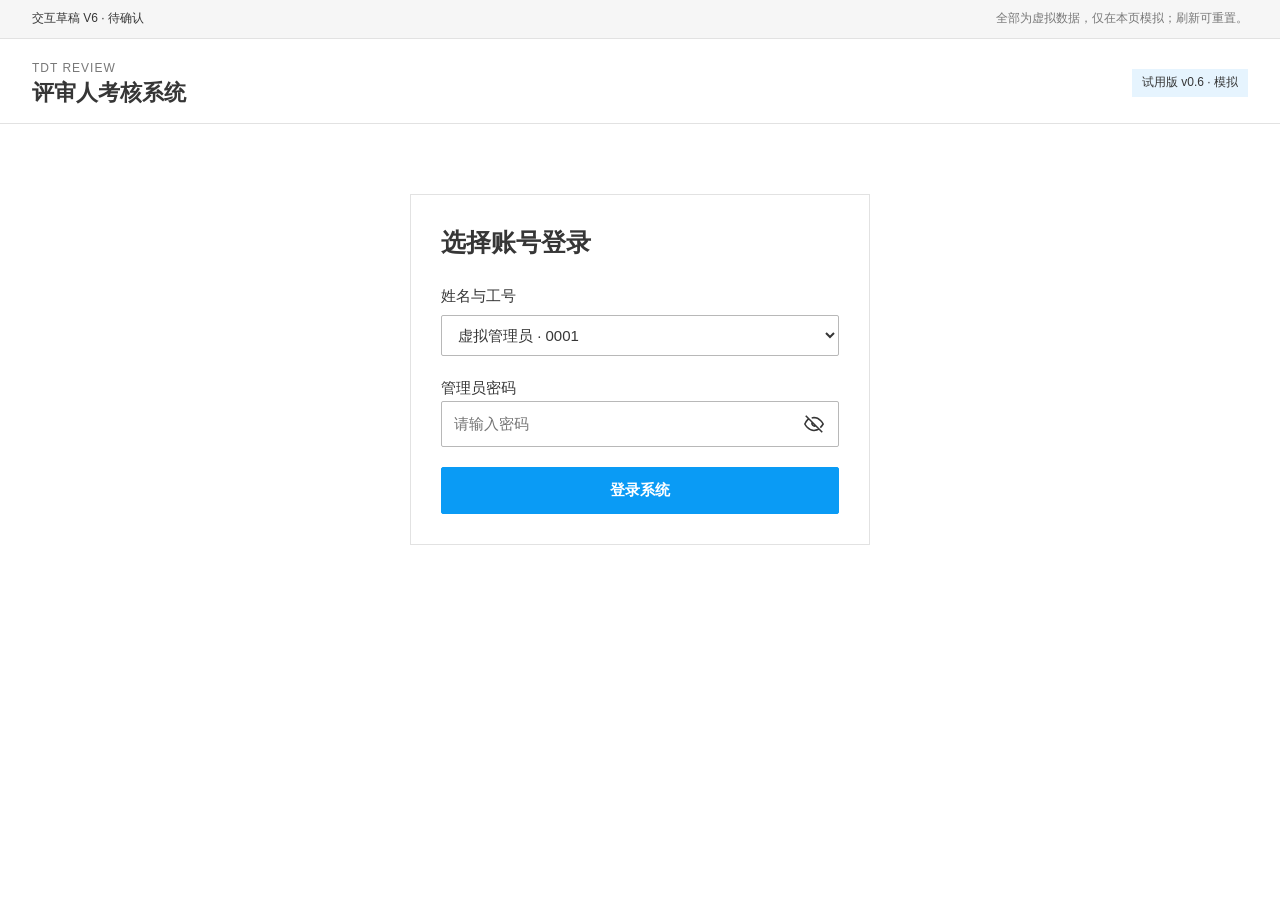
<file: docs/account-workflow-draft-v6.html>
<!doctype html>
<html lang="zh-CN">
<head>
<meta charset="utf-8"><meta name="viewport" content="width=device-width,initial-scale=1">
<title>TDT考核系统 · 交互草稿 V6</title>
<style>
:root{--ink:#363636;--muted:#787878;--line:#e2e2e2;--surface:#f6f6f6;--accent:#0a9bf5;--soft:#e6f4fe;--radius:2px;--danger:#d44c47}
*{box-sizing:border-box}body{margin:0;background:#fff;color:var(--ink);font-family:"Segoe UI","Microsoft YaHei",sans-serif;font-size:15px;line-height:1.65}button,input,select,textarea{font:inherit;color:var(--ink)}button{border:1px solid var(--line);border-radius:var(--radius);background:var(--surface);padding:10px 18px;cursor:pointer;font-weight:600;transition:transform .18s,filter .18s}button:hover:not(:disabled){transform:translateY(-3px);filter:brightness(.96)}button:active:not(:disabled){transform:translateY(0)}button:disabled{cursor:not-allowed;color:var(--muted);background:var(--surface)}button.primary{background:var(--accent);border-color:var(--accent);color:#fff}button.ghost{background:#fff}button:focus-visible,a:focus-visible,input:focus-visible,select:focus-visible,textarea:focus-visible,summary:focus-visible{outline:2px solid var(--accent);outline-offset:3px}input,select,textarea{border:1px solid #b8b8b8;border-radius:2px;background:white;padding:10px 12px;width:100%}textarea{resize:vertical;min-height:84px}label.field{display:grid;gap:6px}h1,h2,h3,p{margin:0}h1{font-size:22px;line-height:1.3}h2{font-size:28px;line-height:1.4}h3{font-size:18px}p+p{margin-top:8px}.muted{color:var(--muted)}.eyebrow{font-size:12px;letter-spacing:1px;color:var(--muted)}.app-header{border-bottom:1px solid var(--line);background:#fff;padding:20px 32px 16px}.header-row,.heading,.row{display:flex;align-items:center;justify-content:space-between;gap:20px}.identity{display:flex;align-items:center;gap:18px;flex-wrap:wrap;justify-content:flex-end}.identity span{color:var(--ink)}.version{font-size:12px;background:var(--soft);padding:4px 10px;white-space:nowrap}.tabs{display:grid;grid-template-columns:repeat(4,1fr);gap:6px;margin-top:18px}.tabs button{min-height:44px;padding:8px;display:flex;justify-content:center;align-items:center;gap:8px}.tabs button.active{background:var(--accent);border-color:var(--accent);color:white}.lock{width:15px;height:15px;flex:none}.shell{max-width:1260px;margin:0 auto;padding:28px 32px 36px}.draft-note{display:flex;align-items:center;justify-content:space-between;gap:12px;border-bottom:1px solid var(--line);padding:9px 32px;color:var(--muted);font-size:12px;background:var(--surface)}.draft-note strong{color:var(--ink);font-weight:500}.login{max-width:460px;margin:42px auto 60px;border:1px solid var(--line);padding:30px}.login form{display:grid;gap:20px;margin-top:24px}.login h2{font-size:25px}.login-error{min-height:24px}.list{margin-top:24px;display:grid;gap:14px}.assessment{border:1px solid var(--line);padding:22px 24px;border-radius:2px}.assessment p{margin-top:6px}.badge{font-size:13px;padding:3px 10px;background:var(--soft);white-space:nowrap}.list .details-row{display:flex;align-items:center;gap:18px;margin-top:16px}.progress{height:5px;background:var(--line);max-width:340px;flex:1}.progress>span{display:block;height:100%;background:var(--accent)}.pager{display:flex;justify-content:center;margin-top:28px;padding-top:22px;border-top:1px solid var(--line)}.pager button{min-width:220px}.settings{border-top:1px solid var(--line);margin-top:26px;padding-top:18px}.settings summary{cursor:pointer}.settings-content{padding-top:16px;display:flex;gap:12px;align-items:center;flex-wrap:wrap}.source{margin-top:22px;padding:22px;border:1px solid var(--line)}.source-tools{display:grid;grid-template-columns:1fr auto;gap:12px;align-items:end;margin-top:14px}.scenarios{display:flex;gap:18px;align-items:center;flex-wrap:wrap;margin-top:18px;font-size:13px}.scenarios input{width:auto;accent-color:var(--accent)}.scan{margin-top:22px}.scan-row{border-bottom:1px solid var(--line);padding:14px 0;display:flex;justify-content:space-between;gap:16px}.scan-row span:last-child{white-space:nowrap}.scanbar{height:4px;background:var(--line);margin-top:12px}.scanbar>span{height:100%;display:block;background:var(--accent);transition:width .3s}.exception{border:1px solid var(--line);padding:18px;margin-top:20px;color:var(--ink)}.error-label{color:var(--danger);font-weight:600}.exception .row{margin-top:12px}.exception select{max-width:360px}.roster{margin-top:24px;border-top:1px solid var(--line);padding-top:22px}.roster-upload{display:grid;grid-template-columns:auto 1fr auto;gap:12px;align-items:center;margin:18px 0}.roster-upload .file-name{text-align:left;font-weight:500}.roster-results{margin-top:14px;border-top:1px solid var(--line)}.roster-result{display:grid;grid-template-columns:80px 60px 1fr;gap:12px;border-bottom:1px solid var(--line);padding:10px 12px}.roster-result:first-child{background:var(--soft)}.roster-actions{display:flex;justify-content:flex-end;align-items:center;gap:16px;margin-top:20px;flex-wrap:wrap}.receipt{margin-top:16px;padding:14px 18px;background:var(--surface)}.receipt summary{cursor:pointer}.receipt code{font-size:12px}.metrics{display:grid;grid-template-columns:repeat(3,1fr);gap:14px;margin:24px 0}.metric{border:1px solid var(--line);padding:20px}.metric strong{font-size:28px;display:block}.table-wrap{overflow:auto}table{width:100%;border-collapse:collapse;margin-top:22px;white-space:nowrap}th,td{padding:13px 16px;border:1px solid var(--line);text-align:left}th{background:var(--accent);color:white;font-weight:500}tbody tr:nth-child(even){background:var(--surface)}.questions{display:grid;gap:20px;margin-top:24px}.question{border:1px solid var(--line);padding:20px}.question h3{font-size:16px}.options{display:grid;grid-template-columns:repeat(3,1fr);gap:10px;margin-top:12px}.option{border:1px solid var(--line);padding:13px;cursor:pointer;display:flex;align-items:center;gap:10px}.option:has(input:checked){border-color:var(--accent);background:var(--soft)}.option input{width:auto;accent-color:var(--accent)}.status{font-size:13px;color:var(--muted)}.review-top{display:flex;align-items:center;gap:12px;margin-top:16px}.review-top select{width:auto}.person{color:var(--ink)!important}.mini-note{font-size:13px;color:var(--muted);margin-top:12px}dialog{border:1px solid var(--line);border-radius:2px;padding:26px;max-width:760px;width:calc(100% - 48px);color:var(--ink)}dialog::backdrop{background:rgba(54,54,54,.22)}dialog textarea{min-height:320px;font:13px/1.6 Consolas,monospace;margin-top:16px}dialog .actions{display:flex;justify-content:flex-end;gap:12px;margin-top:16px}.toast{position:fixed;bottom:24px;left:50%;transform:translateX(-50%);max-width:90%;padding:12px 20px;background:var(--ink);color:#fff;z-index:10}.toast[hidden]{display:none}button.small{padding:6px 12px;font-size:13px}.info{display:inline-flex;align-items:center;justify-content:center;border:1px solid var(--ink);border-radius:50%;width:16px;height:16px;font-size:11px;margin-left:8px;cursor:help;vertical-align:middle}
@media(max-width:760px){.app-header{padding:16px}.header-row{align-items:flex-start;flex-direction:column;gap:12px}.identity{justify-content:flex-start;gap:12px;font-size:13px}.shell{padding:22px 16px}.draft-note{padding:8px 16px;align-items:flex-start}.tabs{gap:4px}.tabs button{font-size:13px}.heading{align-items:flex-start}.assessment{padding:18px}.assessment .row{align-items:flex-start}.roster-upload{grid-template-columns:1fr}.source-tools{grid-template-columns:1fr}.exception .row{flex-wrap:wrap}.options{grid-template-columns:1fr}.metrics{grid-template-columns:1fr}.login{margin:20px auto}.roster-result{grid-template-columns:70px 40px 1fr}.draft-note span{max-width:60%}}
@media(prefers-reduced-motion:reduce){button,.scanbar>span{transition:none}button:hover:not(:disabled){transform:none}}
</style>
<style>
:root{--surface-soft:#f6f6f6;--accent-soft:#e6f4fe;--line-strong:#b8b8b8;--font-weight-control:600;--font-size-content:16px;--font-size-supporting:14px}
[hidden]{display:none!important}.password-wrap{position:relative}.password-wrap input{padding-right:52px}.password-eye{position:absolute;right:4px;top:4px;bottom:4px;width:42px;padding:8px;display:grid;place-items:center;border:0;background:transparent}.password-eye svg{width:22px;height:22px}.login-error:empty{display:none}.inline-title{display:flex;align-items:center;gap:14px;flex-wrap:wrap}.count-note{font-size:14px;font-weight:400;color:var(--muted)}
.project-info{position:relative;display:inline-flex;align-items:center}.project-info>button{padding:0;margin:0;width:20px;height:20px;background:white;border-radius:50%;border-color:var(--ink);font-size:13px;font-weight:400;line-height:1}.project-popover{display:none;position:absolute;z-index:5;top:100%;left:0;width:min(430px,calc(100vw - 64px));padding:16px;background:white;border:1px solid var(--line-strong);box-shadow:0 2px 8px #0000000a;font-size:14px;font-weight:400;color:var(--ink)}.project-popover ul{margin:10px 0 0;padding-left:20px;max-height:240px;overflow:auto}.project-popover li{padding:5px 0;overflow-wrap:anywhere}.project-info:hover .project-popover,.project-info:focus-within .project-popover,.project-info.pinned .project-popover{display:block}
#subjective-panel{margin-top:24px}.subjective-dimension{min-width:0;margin:0 0 12px;padding:12px 0 16px;border:0;border-top:1px solid var(--line)}.subjective-dimension legend{padding:0 14px 0 0;font-weight:600;font-size:16px}.subjective-question{margin:0 0 8px;font-weight:600}.subjective-boundary{margin:0 0 14px;color:var(--ink);font-size:14px}p.subjective-boundary{margin-top:0}
.subjective-options{display:grid;grid-template-columns:repeat(4,minmax(0,1fr));gap:12px}.subjective-options:has(>.subjective-option:nth-child(2):last-child){grid-template-columns:repeat(2,minmax(0,1fr))}.subjective-option{position:relative;border:1px solid var(--line);border-radius:var(--radius);background:var(--surface-soft);transition:transform .18s ease,background-color .18s ease,border-color .18s ease,filter .18s ease}.subjective-option:hover{transform:translateY(-3px);filter:brightness(.94);border-color:var(--accent)}.subjective-option:active{transform:translateY(0) scale(.98);filter:brightness(.88)}.subjective-option:has(input:checked){border-color:var(--accent);background:var(--accent-soft)}.subjective-option:focus-within{outline:2px solid var(--accent);outline-offset:2px}.subjective-option label{display:flex;align-items:flex-start;gap:10px;padding:14px;cursor:pointer;min-height:106px;height:100%}.subjective-option input{width:16px;height:16px;margin:4px 0 0;accent-color:var(--accent);flex-shrink:0}.subjective-option strong{display:block;font-size:16px;font-weight:600}.subjective-description{display:block;margin-top:8px;font-size:14px;line-height:1.5;color:var(--muted)}
.subjective-rating-tools{margin-top:8px}.subjective-evidence{font-size:14px;padding:10px 12px;border-left:2px solid var(--line-strong);background:var(--surface-soft)}.subjective-evidence summary{cursor:pointer;color:var(--muted)}.subjective-evidence-fields{display:grid;grid-template-columns:minmax(150px,1fr) 2fr auto;gap:12px;align-items:end;margin:10px 0}.subjective-evidence-fields input,.subjective-evidence-fields select{width:100%;min-width:0}.subjective-footer{display:flex;gap:18px;align-items:center;padding:8px 0;font-size:14px}.subjective-footer progress{width:130px;height:4px;accent-color:var(--accent)}
@media(max-width:760px){.subjective-options,.subjective-options:has(>.subjective-option:nth-child(2):last-child),.subjective-evidence-fields{grid-template-columns:1fr}.subjective-options{gap:8px}.subjective-option label{min-height:0;gap:6px}.count-note{font-size:13px}}
@media(prefers-reduced-motion:reduce){.subjective-option{transition:none}.subjective-option:hover,.subjective-option:active{transform:none}}
.inline-title{position:relative}.project-info{position:static}.project-popover{left:0;right:auto}#subjective-panel{font-family:"Aptos","Segoe UI",-apple-system,BlinkMacSystemFont,"PingFang SC","Microsoft YaHei","微软雅黑","Hiragino Sans GB",sans-serif;line-height:1.55}
</style>
<style>
/* Selected presentation rules copied from main. */
.score-table { border-collapse: collapse; width: 100%; table-layout: fixed; font-size: var(--font-size-body); }
.score-table th, .score-table td { border-right: 1px solid var(--line); border-bottom: 1px solid var(--line); padding: 12px 10px; text-align: left; vertical-align: middle; }
.score-table tbody th { overflow-wrap: anywhere; }
.score-table .ghost-button { min-height: 34px; padding: 6px 8px; font-size: var(--font-size-supporting); white-space: nowrap; }
.score-table thead th { background: var(--accent); color: var(--accent-ink); border-right-color: var(--head-cell-line); }
.score-table tbody tr:nth-child(even) { background: var(--surface-soft); }
.score-table tbody th { border-right-color: var(--line-strong); }
.score-table small { display: block; color: var(--muted); font-weight: var(--font-weight-body); font-size: var(--font-size-micro); overflow-wrap: anywhere; }
.dimension-one-controls { min-width: 0; display: flex; flex-wrap: wrap; gap: 12px; align-items: center; margin-bottom: 16px; }
.dimension-one-controls > * { min-width: 0; }
.dimension-one-controls > .field { display: grid; grid-template-columns: auto minmax(0, 1fr); align-items: center; gap: 8px; }
.dimension-one-controls > .field > span, .dimension-one-export .field > span { white-space: nowrap; }
.dimension-one-export { display: flex; flex: 1 1 480px; align-items: center; gap: 8px; flex-wrap: wrap; }
.dimension-one-export .field { flex: 1 1 210px; min-width: 0; }
.dimension-one-export .field { display: grid; grid-template-columns: auto minmax(0, 1fr); align-items: center; gap: 8px; }
.dimension-one-export button { flex: 0 0 auto; white-space: nowrap; }
.dimension-one-table { width: max(100%, var(--dimension-table-width)); min-width: var(--dimension-table-width); border-collapse: separate; border-spacing: 0; table-layout: fixed; font-size: var(--font-size-supporting); }
.dimension-one-table th { position: sticky; top: 0; z-index: 5; height: 44px; padding: 9px 10px; border-right: 1px solid var(--head-cell-line); border-bottom: 1px solid var(--head-cell-line); background: var(--accent); color: var(--accent-ink); font-weight: var(--font-weight-heading); text-align: center; white-space: nowrap; }
.dimension-one-table thead tr:nth-child(2) th { top: 44px; z-index: 6; }
.dimension-one-table th[rowspan="2"] { z-index: 7; }
.dimension-one-table td { height: 48px; padding: 8px 10px; border-right: 1px solid var(--line); border-bottom: 1px solid var(--line); background: var(--surface); vertical-align: middle; }
.dimension-one-table tbody tr:nth-child(even) td { background: var(--surface-soft); }
.dimension-one-table .sticky-1, .dimension-one-table .evidence-sticky { position: sticky; z-index: 3; }
.dimension-one-table .sticky-1 { left: 0; width: 120px; min-width: 120px; }
.dimension-one-table .evidence-sticky { right: 0; width: 72px; min-width: 72px; }
.dimension-one-table thead .sticky-1, .dimension-one-table thead .evidence-sticky { z-index: 9; background: var(--accent); }
.dimension-one-table .numeric { text-align: right; font-variant-numeric: tabular-nums; }
.dimension-one-table .row-evidence-button { min-height: 30px; padding: 4px; border: 1px solid var(--line-strong); background: var(--surface); cursor: pointer; white-space: nowrap; }
.evidence-drawer { width: min(1120px, calc(100% - 40px)); max-width: calc(100% - 40px); box-sizing: border-box; min-width: 0; margin: auto; max-height: 90vh; padding: 0; border: 1px solid var(--line); border-radius: var(--radius); background: var(--surface); color: var(--ink); }
.evidence-drawer-heading { display: flex; justify-content: space-between; gap: 16px; padding: 20px 24px; border-bottom: 1px solid var(--line); background: var(--surface); }
.evidence-drawer-heading h3 { margin: 4px 0 0; font-size: 20px; }
.facts-table .sticky-1 { border-right-color: var(--line-strong); }
.facts-table .evidence-sticky { width: 88px; min-width: 88px; }
.facts-table tbody td:nth-last-child(2) { position: sticky; right: 88px; z-index: 3; border-left: 1px solid var(--line-strong); }
.facts-table thead tr:first-child th:nth-last-child(2) { right: 88px; z-index: 9; }
.facts-table .fact-number { width: 100%; min-height: 32px; padding: 4px; border: 0; border-radius: 0; background: transparent; color: var(--ink); text-align: right; font: inherit; font-variant-numeric: tabular-nums; cursor: pointer; }
.fact-number:hover, .fact-number:focus-visible { background: var(--accent-soft); outline: 1px solid var(--accent); }
.opinion-record { padding: 12px 0; border-top: 1px solid var(--line); overflow-wrap: anywhere; }
.solution-actions { display: flex; gap: 8px; margin: 10px 0; }
.solution-actions [aria-pressed="true"] { background: var(--accent-soft); border-color: var(--accent); }
.evidence-drawer::backdrop { background: var(--backdrop); }
#evidence-drawer-content { min-height: 0; min-width: 0; width: 100%; box-sizing: border-box; max-height: calc(90vh - 98px); overflow: auto; scrollbar-gutter: stable; }
.evidence-drawer { overflow: hidden; }
.evidence-drawer[open] { display: flex; flex-direction: column; }
.evidence-drawer-heading { flex: 0 0 auto; }
.evidence-drawer .table-scroll-content { min-height: 0; max-height: calc(90vh - 98px); }
.fact-hint { display: block; color: var(--muted); font-size: var(--font-size-micro); white-space: nowrap; }
.facts-table td, .facts-table th, .facts-table .fact-number { text-align: center; }
.review-project { padding: 16px 20px; border-bottom: 1px solid var(--line-strong); font-size: var(--font-size-supporting); overflow-wrap: anywhere; }
.review-project h3, .review-project h4, .review-project p, .review-project button { font-size: inherit; }
.review-project h3 { margin: 0 0 16px; }
.review-stage { border-left: 2px solid var(--line); padding: 0 16px; margin: 16px 0; }
.review-stage + .review-stage { border-top: 1px solid var(--line); padding-top: 16px; }
.review-stage h4 { margin: 0 0 12px; }
.review-stage .opinion-record { min-width: 0; }
.review-stage .opinion-record:first-of-type { border-top: 0; }
.review-stage .solution-actions { flex-wrap: wrap; }
.review-stage p { margin: 6px 0; line-height: 1.6; }
.evidence-drawer-heading h3 { min-width: 0; overflow-wrap: anywhere; }
.evidence-drawer-heading > div { min-width: 0; }
.evidence-drawer-heading > button { flex-shrink: 0; }
.dimension-one-controls { display: grid; grid-template-columns: 250px minmax(280px, 1fr); align-items: stretch; }
.dimension-one-export { display: contents; }
.facts-table .row-evidence-button { background: var(--accent-soft); border: 1px solid var(--accent); color: var(--ink); font-weight: 600; }
.review-stage .needs-confirmation { background: var(--warning-bg); border-left: 3px solid var(--warning); padding: 12px; margin: 10px 0; }
.facts-table .fact-header-formula { display: block; width: 100%; padding: 0; border: 0; color: inherit; background: transparent; font: inherit; text-align: center; cursor: pointer; }
.fact-header-formula:hover, .fact-header-formula:focus-visible { text-decoration: underline; text-underline-offset: 4px; }
.table-symbol-note { margin: 8px 0; color: var(--muted); font-size: var(--font-size-supporting); font-weight: var(--font-weight-body); }
.objective-table-footer { display: flex; align-items: center; justify-content: space-between; gap: 12px; }
.objective-table-footer .policy-settings-button { min-height: 32px; padding: 5px 8px; font-size: var(--font-size-supporting); font-weight: 400; background: transparent; color: var(--muted); border: 1px solid var(--line); flex-shrink: 0; }
.objective-table-footer .policy-settings-button svg { width: 14px; height: 14px; }
</style><style>
.task-grid{display:grid;grid-template-columns:1fr;gap:18px;margin-top:24px}.task-card{display:block;width:100%;text-align:left;padding:24px;background:white;font-weight:400;border:1px solid var(--line);transition:transform .18s ease,filter .18s ease,border-color .18s ease}.task-card:hover{border-color:var(--accent)}.task-card:active{transform:translateY(0) scale(.99)}.task-title{font-size:20px}.task-meta{display:block;margin:10px 0;color:var(--muted);font-size:14px}.task-progress{display:flex;justify-content:space-between;gap:16px;margin-top:16px;font-size:14px}.task-card>.progress{display:block;max-width:none;margin-top:8px;height:4px}.new-task{min-height:110px;display:flex;align-items:center;justify-content:center;gap:12px;border-style:dashed;background:var(--surface)}.plus{font-size:30px;font-weight:400}.creation-fields{display:grid;grid-template-columns:repeat(3,minmax(0,1fr));gap:18px}.import-config{display:flex;align-items:end;gap:16px;margin:24px 0 16px}.import-config label{flex:1}#creation-error{color:var(--ink);margin-top:14px}.history-dialog{max-width:1100px;max-height:90vh;overflow:auto}.history-dialog .heading{margin-bottom:20px}.dimension-one-controls{display:flex;gap:20px;align-items:end;margin:22px 0}.dimension-one-controls label{width:220px}.dimension-one-table-wrap,.score-statistics-table-wrap{overflow:auto;max-width:100%}.facts-table{table-layout:fixed;width:var(--dimension-table-width);min-width:100%;margin:0}.facts-table th,.facts-table td{padding:12px 8px;text-align:center;white-space:normal}.facts-table .sticky-1{position:sticky;left:0;z-index:1}.facts-table td.sticky-1{background:white;color:var(--ink)}.facts-table .evidence-sticky{position:sticky;right:0}.facts-table td.evidence-sticky{background:white}.score-table th,.score-table td{text-align:center}.score-table td:first-child{color:var(--ink)}.row-evidence-button,.fact-number{padding:4px 6px;font-size:14px}.fact-header-formula{padding:0;background:transparent;border:0;color:inherit;font-size:14px}.reviewer-filter{position:relative;text-align:left}.reviewer-filter summary{cursor:pointer;white-space:nowrap}.reviewer-filter>div{position:absolute;top:100%;left:0;z-index:4;background:white;color:var(--ink);border:1px solid var(--line);padding:14px;min-width:185px}.reviewer-filter label{display:flex;gap:8px;align-items:center;padding:6px 0;font-size:14px}.reviewer-filter input{width:16px;accent-color:var(--accent)}.parameter-entry{display:flex;justify-content:flex-end;margin-top:12px}.parameter-entry button{display:flex;align-items:center;gap:6px}.evidence-drawer,.evidence-drawer-heading{background:#fff}.evidence-drawer .review-project h3{font-size:16px}.evidence-drawer-heading p{margin:0}.objective-table-footer{margin-top:12px}.table-symbol-note{font-size:14px;color:var(--muted)}#formula-body{padding-top:16px}#identify-dialog p{margin-top:16px}@media(max-width:760px){.creation-fields{grid-template-columns:1fr}.import-config{flex-wrap:wrap}.task-card{padding:18px}.task-title{font-size:17px}.task-progress{flex-wrap:wrap;gap:6px}.dimension-one-controls{flex-wrap:wrap}.history-dialog .heading{align-items:flex-start}.history-dialog h2{font-size:21px}}
</style><style>:root{--accent-ink:#fff;--font-size-micro:12px;--font-weight-body:400}.reviewer-filter-trigger { padding: 2px 4px; min-height: 32px; border: 0; background: transparent; color: var(--accent-ink); font: inherit; cursor: pointer; }
.reviewer-filter-trigger small { display: block; color: inherit; font-size: var(--font-size-micro); font-weight: var(--font-weight-body); }
#reviewer-filter-dialog { position: fixed; margin: 0; width: min(300px, calc(100vw - 16px)); max-height: calc(100vh - 16px); padding: 14px; border: 1px solid var(--line-strong); color: var(--ink); background: var(--surface); z-index: 30; box-sizing: border-box; overflow: auto; }
.reviewer-filter-heading, .reviewer-filter-actions { display: flex; align-items: center; gap: 8px; margin-bottom: 10px; }
.reviewer-filter-heading { justify-content: space-between; }
#reviewer-filter-search { width: 100%; box-sizing: border-box; margin-bottom: 10px; }
.reviewer-filter-actions button, .reviewer-filter-heading button { min-height: 32px; padding: 4px 8px; }
#reviewer-filter-count { font-size: var(--font-size-supporting); }
#reviewer-filter-list { max-height: 240px; overflow-y: auto; }
#reviewer-filter-list label { display: flex; align-items: center; gap: 8px; padding: 8px 2px; color: var(--ink); font-weight: var(--font-weight-body); cursor: pointer; }
#reviewer-filter-list input { width: auto; margin: 0; }
.reviewer-filter-actions label { display: flex; align-items: center; gap: 8px; font-weight: var(--font-weight-body); cursor: pointer; }
.reviewer-filter-actions { justify-content: space-between; }
#reviewer-filter-dialog input[type="checkbox"] { width: 18px; height: 18px; margin: 0; accent-color: var(--accent); flex-shrink: 0; }
#reviewer-filter-dialog input[type="checkbox"] { appearance: none; display: inline-grid; place-content: center; border: 1px solid var(--muted); border-radius: 3px; background: var(--surface); cursor: pointer; }
#reviewer-filter-dialog input[type="checkbox"]:checked, #reviewer-filter-dialog input[type="checkbox"]:indeterminate { background: var(--accent); border-color: var(--accent); }
#reviewer-filter-dialog input[type="checkbox"]:checked::after { content: ''; width: 5px; height: 9px; border: solid var(--accent-ink); border-width: 0 2px 2px 0; transform: translateY(-1px) rotate(45deg); }
#reviewer-filter-dialog input[type="checkbox"]:indeterminate::after { content: ''; width: 10px; height: 2px; border: 0; background: var(--accent-ink); transform: none; }
#reviewer-filter-dialog input[type="checkbox"]:focus-visible { outline: 2px solid var(--accent); outline-offset: 2px; }
#reviewer-filter-dialog input[type="checkbox"]:disabled { opacity: .5; cursor: default; }#reviewer-filter-dialog{background:white}#reviewer-filter-dialog input[type="checkbox"]{padding:0}</style><style>.subjective-layout { display: grid; grid-template-columns: clamp(180px, 18%, 220px) minmax(0, 1fr); gap: 24px; }
.subjective-rail { border-right: 1px solid var(--line); padding-right: 20px; }
.subjective-rail .muted { font-size: var(--font-size-supporting); }
#subjective-experts { max-height: 620px; overflow-y: auto; }
.subjective-person { width: 100%; padding: 12px; border: 1px solid transparent; background: var(--surface); display: flex; justify-content: space-between; gap: 8px; text-align: left; cursor: pointer; border-radius: var(--radius); }
.subjective-person strong { overflow-wrap: anywhere; }
.subjective-person span { font-size: var(--font-size-micro); color: var(--muted); white-space: nowrap; }
.subjective-person[aria-pressed="true"] { background: var(--accent-soft); border-color: var(--accent); }
.subjective-content { min-width: 0; }
.assessment-actions { display: flex; align-items: center; flex-wrap: wrap; gap: 12px; padding-top: 12px; border-top: 1px solid var(--line); }
.assessment-actions button { min-height: 46px; padding: 10px 15px; }
.assessment-actions #continue-analysis { margin-left: auto; }
.assessment-actions { display: grid; grid-template-columns: minmax(0, 1fr) auto minmax(0, 1fr); gap: 16px; }
.assessment-actions #continue-analysis { grid-column: 2; margin: 0; min-width: 180px; }
.assessment-actions #assessment-policy { grid-column: 3; min-width: 0; margin: 0; font-size: var(--font-size-supporting); }
.task-entry{position:relative}.task-entry .task-card>.row{padding-right:72px}.task-delete{position:absolute;top:22px;right:20px;background:white;z-index:1;font-weight:400}.assessment-actions{margin-top:22px}.roster-upload{grid-template-columns:auto 1fr auto auto}.subjective-layout{margin-top:24px}.subjective-rail{position:sticky;top:20px;align-self:start}.subjective-rail .subjective-person{background:white;margin-bottom:4px;min-height:48px}.subjective-rail .subjective-person[aria-pressed="true"]{background:var(--accent-soft)}.subjective-rail select{font-size:14px}.rail-progress{margin:14px 0}.subjective-content>.heading h2{font-size:20px}.subjective-content>.heading{align-items:flex-start;flex-wrap:wrap;gap:12px}.subjective-content .inline-title{gap:12px}.subjective-content #subjective-panel{margin-top:18px}.subjective-content .project-info{position:static}#delete-task-dialog p{margin-top:16px}#delete-task-name{font-weight:600}#assessment-policy{color:var(--muted)}
@media(max-width:760px){.subjective-layout{grid-template-columns:1fr}.subjective-rail{position:static;border-right:0;border-bottom:1px solid var(--line);padding:0 0 16px}#subjective-experts{max-height:160px}.roster-upload{grid-template-columns:1fr}.assessment-actions{display:flex;flex-direction:column;align-items:center}.assessment-actions #assessment-policy{text-align:center}.task-delete{top:16px;right:16px}.task-entry .task-card>.row{flex-wrap:wrap;gap:8px}}
</style><style>.policy-unlock { display: flex; align-items: end; flex-wrap: wrap; gap: 12px; padding: 12px; background: var(--surface-soft); }
.policy-unlock p { width: 100%; margin: 0; }
.policy-unlock .field { flex: 1; min-width: 180px; margin: 0; }
.policy-unlock input { width: 100%; }
.policy-group { padding: 12px 0; border-top: 1px solid var(--line); }
.policy-group h4 { margin: 0 0 12px; }
.policy-field-grid { display: grid; grid-template-columns: repeat(3, minmax(0, 1fr)); gap: 12px; }
.policy-field-grid .field { min-width: 0; margin: 0; }
.policy-field-grid input { width: 100%; }
.policy-editor-actions { display: flex; justify-content: flex-end; gap: 12px; padding-top: 16px; }
.task-entry .task-card>.row{padding-right:180px}.task-parameters{position:absolute;top:22px;right:90px;background:white;font-weight:400}.finish-hint{text-align:center;margin-top:12px}#task-parameters-dialog{width:min(1080px,calc(100% - 40px));max-width:1080px;max-height:90vh;padding:24px;overflow:auto}#task-parameters-dialog h2{font-size:22px}#task-parameters-status{margin:16px 0;color:var(--ink)}#task-parameter-fields textarea{min-height:70px;resize:none;overflow:hidden;width:100%;box-sizing:border-box;font:inherit;line-height:1.55;margin:0;font-size:14px}#task-parameter-fields .field{margin:12px 0}#task-parameter-fields textarea:disabled{color:var(--ink);opacity:1;background:var(--surface-soft)}#task-parameter-fields input[type=number]{padding:8px}.policy-question{border-top:1px solid var(--line);padding-top:20px;margin-top:24px}.policy-option{padding:12px 16px;margin:16px 0;background:var(--surface-soft)}.policy-option .field{margin:8px 0}.evidence-requirement{display:flex;gap:8px;align-items:center;font-size:14px}.evidence-requirement input{width:18px;height:18px;accent-color:var(--accent)}.policy-editor-actions{position:sticky;bottom:-24px;background:white;border-top:1px solid var(--line);padding:16px 0;margin-top:16px}.parameter-history{margin-top:24px}.parameter-history p{font-size:14px}#task-parameters-error{color:var(--ink);margin-top:12px}#finish-task-dialog p{margin-top:16px}.policy-field-grid{display:grid;grid-template-columns:repeat(3,minmax(0,1fr));gap:12px}@media(max-width:760px){.task-entry .task-card>.row{padding-right:0;padding-top:36px}.task-parameters{top:16px;right:84px}.policy-field-grid{grid-template-columns:1fr}.policy-editor-actions{flex-wrap:wrap}#task-parameters-dialog h2{font-size:18px}}
.task-entry .task-card>.task-heading{justify-content:flex-start;gap:14px;padding-right:410px;flex-wrap:wrap}.task-heading .badge{flex-shrink:0}.task-parameter-actions{position:absolute;top:22px;right:132px;display:flex;gap:8px}.task-parameter-actions button{background:white;font-weight:400}.task-entry .task-delete{right:20px}#parameter-config-receipt{font-size:14px;overflow-wrap:anywhere;margin-bottom:16px}@media(max-width:1000px){.task-entry .task-card>.task-heading{padding-right:0}.task-entry .task-card{padding-top:84px}.task-parameter-actions{left:24px;right:auto}.task-entry .task-card.new-task{padding-top:24px}}@media(max-width:540px){.task-parameter-actions{left:16px;gap:5px}.task-parameter-actions button,.task-delete{font-size:12px;padding:7px}.task-entry .task-card>.task-heading{padding-top:0}.task-entry .task-delete{right:16px}}
</style></head>
<body>
<div class="draft-note"><strong>交互草稿 V6 · 待确认</strong><span>全部为虚拟数据，仅在本页模拟；刷新可重置。</span></div>
<header class="app-header" id="header"></header><main class="shell" id="main"></main>

<dialog class="evidence-drawer" id="evidence-drawer" aria-labelledby="evidence-drawer-title"><div class="evidence-drawer-heading"><div><p class="eyebrow">参评意见明细</p><h3 id="evidence-drawer-title"></h3></div><button class="ghost" data-close="evidence-drawer">关闭</button></div><div id="evidence-drawer-content"></div></dialog>
<dialog class="history-dialog" id="history-dialog" aria-labelledby="history-title"><div class="heading"><h2 id="history-title"></h2></div><div id="history-body"></div><div class="actions"><button class="primary" data-close="history-dialog">关闭</button></div></dialog>
<dialog id="formula-dialog" aria-labelledby="formula-title"><div class="heading"><h3 id="formula-title"></h3><button class="ghost" data-close="formula-dialog">关闭</button></div><div id="formula-body"></div></dialog>
    <dialog id="reviewer-filter-dialog" aria-labelledby="reviewer-filter-title">
      <div class="reviewer-filter-heading"><strong id="reviewer-filter-title">筛选评审人</strong><button type="button" class="ghost-button" data-reviewer-filter-close>关闭</button></div>
      <input type="search" id="reviewer-filter-search" aria-label="筛选姓名搜索" placeholder="姓名／全拼，可用空格分隔多个关键词" />
      <div class="reviewer-filter-actions"><label><input type="checkbox" id="reviewer-filter-all" />全选</label><span id="reviewer-filter-count"></span></div>
      <div id="reviewer-filter-list"></div>
    </dialog>
<dialog id="identify-dialog" aria-labelledby="identify-title"><h2 id="identify-title">对策有效性识别</h2><p>本次仅模拟识别流程，使用虚拟意见，不发送报告、不调用AI、不产生费用。</p><div class="actions"><button data-close="identify-dialog">取消</button><button class="primary" data-action="run-identify">开始模拟识别</button></div></dialog>
<dialog id="delete-task-dialog" aria-labelledby="delete-task-title"><h2 id="delete-task-title">删除考评任务？</h2><p id="delete-task-name" class="person"></p><p>将删除此任务及其关联的演示报告、问卷和结果，其他任务不受影响。</p><div class="actions"><button data-close="delete-task-dialog">取消</button><button class="primary" data-action="delete-task-confirm">确认删除</button></div></dialog>
<dialog id="task-parameters-dialog" aria-labelledby="task-parameters-title"><div class="heading"><h2 id="task-parameters-title"></h2><button class="ghost" data-close="task-parameters-dialog">关闭</button></div><p id="task-parameters-status" role="status"></p><div class="policy-unlock"><button id="unlock-task-parameters" data-action="unlock-task-parameters">解锁修改</button></div><p id="parameter-config-receipt" class="status" role="status"></p><div id="task-parameter-fields"></div><p id="task-parameters-error" role="alert"></p><div class="policy-editor-actions"><button data-close="task-parameters-dialog">取消</button><button class="primary" id="save-task-parameters" data-action="save-task-parameters" disabled>保存并同步配置</button></div></dialog>
<dialog id="finish-task-dialog" aria-labelledby="finish-task-title"><h2 id="finish-task-title">确认完成本期考评？</h2><p id="finish-task-name" class="person"></p><p id="finish-task-summary"></p><div class="actions"><button data-close="finish-task-dialog">取消</button><button class="primary" data-action="finish-task-confirm">确认完成</button></div></dialog>
<div class="toast" id="toast" role="status" hidden></div>
<script>
const $=s=>document.querySelector(s), esc=s=>String(s??'').replace(/[&<>"']/g,c=>({'&':'&amp;','<':'&lt;','>':'&gt;','"':'&quot;',"'":'&#39;'}[c]));
const lock='<svg class="lock" viewBox="0 0 20 20" fill="none" stroke="currentColor" stroke-width="1.5" aria-hidden="true"><rect x="4" y="9" width="12" height="9" rx="1"/><path d="M6 9V6a4 4 0 018 0v3"/><path d="M10 12v3"/></svg>';
let accounts=[{employee_id:'0001',name:'虚拟管理员',role:'admin',enabled:true,owner_ids:['ou_demo_admin']},{employee_id:'1001',name:'虚拟项目经理甲',role:'project_manager',enabled:true,owner_ids:['ou_demo_a']},{employee_id:'1002',name:'虚拟项目经理乙',role:'project_manager',enabled:true,owner_ids:['ou_demo_b']}];
const state={user:null,page:'login',scenario:'normal',scanned:false,scanning:false,percent:0,bound:false,confirmed:false,policy:false,names:'虚拟评审人甲\n虚拟评审人乙',roster:null,expert:'虚拟评审人甲',manager:'1001',answers:{},objective:false,created:false};
const defaultQuestionnairePolicy={"version":"4","instructions":"请回顾本考核周期内，你与该评审人共同参与的项目评审。前五题看他平时的表现，不只看最近一次或印象最深的一次；第六题看有没有具体的突出贡献。不了解或没有足够依据时，选择暂无法判断，不要把不了解当作表现不好。","unable":{"title":"暂无法判断","description":"我对他这方面的表现了解不够，或现有记录不足，无法作出判断。","reason_prompt":"请说明原因，不作为低档评价。"},"contribution_prompt":"哪个项目？他具体做了什么？带来了什么重要变化？有什么记录可以证明？","dimensions":[{"id":"preparation","title":"评审准备与重点把握","prompt":"回顾本考核周期，在你参加的项目评审中，该评审人能否抓住本专业需要重点讨论的问题？","boundary":"看讨论中能否抓住重点，并充分讨论。不以发言快慢或多少来判断；材料未提供等外部原因，不直接归责于评审人。","options":[{"id":"high","title":"能抓住重点","description":"大多数时候，了解项目目标、技术方案和主要限制，能抓住本专业最需要关注的问题，让讨论围绕重点展开。"},{"id":"medium","title":"能完成基本评审","description":"通常了解项目背景和资料，能完成本专业的基本评审；但哪些问题最关键、应该先讨论什么，有时需要别人提醒。"},{"id":"low","title":"准备或理解不足","description":"在已收到必要资料的情况下，多次因不了解项目或理解错误，抓不住重点、明显偏离议题，影响评审。"}]},{"id":"judgment","title":"风险辨识与专业判断","prompt":"回顾本考核周期，该评审人能否发现评审技术中的重要风险，并说清楚为什么这样判断、可能造成什么影响？","boundary":"看判断是否有依据，不只看提出了多少条意见，并要结合看在项目结束、落地产品、或截止目前是否获得了相关实践。","options":[{"id":"high","title":"能发现重要风险，并说明依据","description":"大多数时候，能发现重要风险，说清判断依据、可能影响和哪些需要优先处理；拿不准的地方也会明确说明，帮助团队作出决定。"},{"id":"medium","title":"能发现常见问题，判断基本合理","description":"通常能发现常见问题，判断基本合理；但为什么这样判断、影响有多大或哪个更紧急，有时还需要进一步追问。"},{"id":"low","title":"漏掉重要风险，或作出无依据的重要判断","description":"对本专业负责、且当时信息已足够判断的事项，多次漏掉应当发现的重要风险，或缺少依据，却作出影响项目决策的重要判断。"}]},{"id":"guidance","title":"技术建议与方案指导","prompt":"回顾本考核周期，遇到需要他提供专业建议的问题时，该评审人能否提出具体、可行的做法，让团队知道下一步怎么做？","boundary":"只评价需要他提供专业建议的事项。看建议是否合理、能否实施，并且被采纳为标准，但不要求他替研发团队完成全部方案。","options":[{"id":"high","title":"建议具体，能指导下一步行动","description":"大多数时候，能提出具体做法，说明什么条件下适用，并考虑项目的时间、成本或技术限制，让团队知道下一步怎么改、怎么验证。"},{"id":"medium","title":"方向合理，具体做法还需补充","description":"通常能指出合理的改进方向，但具体怎么做、什么条件下能用，有留白，需要团队进一步明确。"},{"id":"low","title":"建议空泛，或明显行不通","description":"对确实需要其专业建议的问题，多次只说“要优化”“再完善”，没有具体指导；或忽略已知限制，提出明显无法执行的建议。"}]},{"id":"verification","title":"验证证据与评审把关","prompt":"回顾本考核周期，在需要他检查验证结果、确认问题是否解决时，该评审人能否核对证据，判断是否可以通过？","boundary":"只评价他负责检查或确认的事项。项目团队没有按时解决问题，不直接算作他把关不到位；本期没有承担这类任务，也不按表现不足处理。","options":[{"id":"high","title":"能明确通过要求，并核对证据","description":"大多数时候，能根据当前评审阶段，说清要验证什么、达到什么要求才算通过；会核对证据是否支持结论，不足时要求补充。"},{"id":"medium","title":"能检查主要结果，发现明显不足","description":"通常会检查主要验证结果，对明显不符合要求或材料缺失的情况，能提出补充要求。"},{"id":"low","title":"证据没核清就通过，或随意改要求","description":"对自己负责确认的事项，多次未核实关键证据就同意通过；或没有新的事实依据，却随意更改通过要求。"}]},{"id":"collaboration","title":"专业表达与评审担当","prompt":"回顾本考核周期，该评审人能否对自己负责的问题给出明确判断，并在意见不一致时，围绕事实把问题讨论清楚？","boundary":"不以是否好相处、是否赞同项目团队来判断。意见严格、坚持不同意见或最终没有达成一致，不直接算协作差。","options":[{"id":"high","title":"能说明理由，也能处理分歧","description":"通常能说清理由，在分歧中把事实和问题讲清楚，推动形成明确的评审结论。有依据时坚持意见，出现新证据时也愿意调整判断。"},{"id":"medium","title":"能表达意见，完成自己的专业判断","description":"通常能说清自己的意见、配合讨论，并对自己负责的问题作出明确判断；遇到复杂分歧，还需要他人帮助协调。"},{"id":"low","title":"回避应作出的判断，或妨碍讨论","description":"对需要自己作出判断的问题，多次回避或不表态；或用没有依据的说法阻碍讨论，影响形成明确结论。"}]},{"id":"contribution","title":"可核实的突出技术贡献","prompt":"本考核周期内，该评审人是否在你的项目中，作出过明显超出日常评审要求的贡献，而且有具体事例和证据可以说明？","boundary":"普通建议被采纳，不直接算突出贡献；没有突出贡献，也不代表日常评审做得不好。一件符合条件的贡献即可，不要求多次发生。预计能带来的好处，要与已经实现的结果分开说明。","options":[{"id":"high","title":"有突出贡献，能提供依据","description":"能说清他具体做了什么，因此避免了什么关键问题或带来了什么明显改善，并提供证据。例如，推动重大技术风险得到有效处理、解决关键技术难题，或使技术方案明显改善。"},{"id":"low","title":"未发现符合条件的突出贡献","description":"在你了解的项目中，未发现达到上述标准、且有证据支持的贡献。这个选项不代表他的日常评审表现不合格。"}]}],"scores":{"preparation":{"high":10,"medium":7,"low":2},"judgment":{"high":15,"medium":10,"low":0},"guidance":{"high":15,"medium":10,"low":0},"verification":{"high":10,"medium":7,"low":0},"collaboration":{"high":10,"medium":7,"low":0},"contribution":{"high":10,"low":0}}};
const experts=['虚拟评审人甲','虚拟评审人乙'];
const modules=[['list','读取评审表'],['objective','客观数据评价'],['subjective','主观评价'],['total','总分统计']];
let timer,toastTimer;
function toast(text){$('#toast').textContent=text;$('#toast').hidden=false;clearTimeout(toastTimer);toastTimer=setTimeout(()=>$('#toast').hidden=true,2600)}
function goto(page){saveActiveTask();state.page=page;render();window.scrollTo({top:0,behavior:'instant'})}
function requiresEvidence(id,option){return !!taskParameters().evidence[id]?.includes(option)}
function answerProgress(e,mid=state.manager){const ratings=state.answers[mid+'|'+e]||{};let valid=0,selected=0;for(const d of taskQuestionnaire().dimensions){const r=ratings[d.id];if(!r)continue;const allowed=d.options.some(o=>o.id===r.option)||(d.id!=='contribution'&&r.option==='unable');if(!allowed)continue;selected++;if(r.option==='unable'){if(r.reason?.trim())valid++}else if(requiresEvidence(d.id,r.option)){const rows=(r.evidence||[]).filter(x=>x.project_code||x.note?.trim());if(rows.length&&rows.every(x=>commonProjects(e,mid).some(p=>p.code===x.project_code)&&x.note?.trim()))valid++}else valid++}return {valid,selected}}
function completed(e,mid=state.manager){return answerProgress(e,mid).valid===6}
function commonProjects(e=state.expert,mid=state.manager){const names=mid==='1002'?(e===experts[0]?['虚拟散热优化项目','虚拟可靠性项目']:['虚拟通信项目','虚拟连接稳定性项目']):(e===experts[0]?['虚拟低功耗项目','虚拟通信项目','虚拟平台升级项目','虚拟续航优化项目','虚拟音频降噪项目','虚拟显示优化项目','虚拟结构验证项目','虚拟连接稳定性项目']:['虚拟通信项目','虚拟显示优化项目']);return names.map((name,i)=>({code:`DEMO-${mid}-${experts.indexOf(e)+1}-${i+1}`,name}))}
function currentRatings(){return state.answers[state.manager+'|'+state.expert]||={}}
function saveIndicator(){if(!$('#save-status'))return;const p=answerProgress(state.expert);const label=`已保存 · ${p.valid}／6题${p.selected>p.valid?' · 待补依据或原因':''}`;$('#save-status').textContent=label;$('#subjective-completion').textContent=p.valid===6?'6／6题 · 已完成':`${p.valid}／6题 · 待完成`;$('#subjective-completion-bar').value=p.valid;const rail=$('#admin-rail-progress');if(rail){const names=assessmentExperts();rail.textContent=`已完成 ${names.filter(e=>completed(e)).length}／${names.length}人`;document.querySelectorAll('[data-admin-person]').forEach(b=>{const e=b.dataset.adminPerson;b.querySelector('span').textContent=completed(e)?'已完成':answerProgress(e).selected?'待完成':'待评价'})}}
function eyeIcon(visible){return `<svg viewBox="0 0 24 24" fill="none" stroke="currentColor" stroke-width="1.7" aria-hidden="true">${visible?'<path d="M2 12s3.5-7 10-7 10 7 10 7-3.5 7-10 7S2 12 2 12Z"/><circle cx="12" cy="12" r="3"/>':'<path d="m3 3 18 18M9.5 5.4A12 12 0 0112 5c6.5 0 10 7 10 7a19 19 0 01-3.1 3.9M6.1 6.1A21 21 0 002 12s3.5 7 10 7a12 12 0 005.9-1.8M10 10a3 3 0 004 4"/>'}</svg>`}
function roleName(u){return u.role==='admin'?'管理员':'项目经理'}
function render(){
 const u=state.user,admin=u?.role==='admin',isList=['list','my-list'].includes(state.page),active=['read','list','create'].includes(state.page)?'list':state.page==='my-list'?'subjective':state.page;
 $('#header').innerHTML=`<div class="header-row"><div><p class="eyebrow">TDT REVIEW</p><h1>评审人考核系统</h1></div><div class="identity">${u?`<span class="person">${esc(u.name)} · ${esc(u.employee_id)} · ${roleName(u)}</span>`:''}<span class="version">试用版 v0.6 · 模拟</span>${u&&isList?'<button class="ghost small" data-action="switch">log out</button>':''}</div></div>${u?`<nav class="tabs" aria-label="考核模块">${modules.map(([id,label])=>`<button ${!admin&&id!=='subjective'?'disabled aria-label="'+label+'，已锁定" title="仅管理员可操作"':''} class="${active===id?'active':''}" data-nav="${id}" ${active===id?'aria-current="page"':''}>${!admin&&id!=='subjective'?lock:''}${label}</button>`).join('')}</nav>`:''}`;
 $('#main').innerHTML=state.page==='login'?login():state.page==='list'?list():state.page==='create'?createTaskPage():state.page==='read'?read():state.page==='my-list'?myList():state.page==='subjective'?subjective():state.page==='objective'?objective():total();
 if(state.page==='objective')mountObjective();
 if(state.page==='create')mountCreate();
 if(state.page==='login'){updateLogin();$('#login-account').onchange=updateLogin;$('#login-form').onsubmit=loginSubmit}
 if(state.page==='read'){$('#roster-names')?.addEventListener('input',e=>{state.names=e.target.value;invalidateScope();const result=$('#roster-result');if(result)result.textContent='名单已更改，请重新匹配确认。'});document.querySelectorAll('[name=scenario]').forEach(r=>r.onchange=()=>{state.scenario=r.value;state.scanned=false;state.bound=false;invalidateScope();render()})}
 if(state.page==='subjective'){$('#review-manager')?.addEventListener('change',e=>{state.manager=e.target.value;render()});if($('#save-status')){saveIndicator();bindQuestionnaire()}}
}
function login(){return `<section class="login"><h2>选择账号登录</h2><form id="login-form"><label class="field">姓名与工号<select id="login-account">${accounts.filter(u=>u.enabled).map(u=>`<option value="${esc(u.employee_id)}">${esc(u.name)} · ${esc(u.employee_id)}</option>`).join('')}</select></label><div id="password-area"><label class="field" for="login-password">管理员密码</label><div class="password-wrap"><input type="password" id="login-password" autocomplete="off" placeholder="请输入密码" /><button type="button" class="password-eye" data-action="password-eye" aria-label="显示密码" aria-pressed="false">${eyeIcon(false)}</button></div></div><button class="primary" type="submit">登录系统</button><p id="login-error" class="login-error" role="status"></p></form></section>`}
function updateLogin(){const u=accounts.find(u=>u.employee_id===$('#login-account').value);$('#password-area').hidden=u?.role!=='admin';$('#login-password').required=u?.role==='admin';$('#login-password').type='password';$('#login-password').value='';const eye=$('.password-eye');eye.innerHTML=eyeIcon(false);eye.setAttribute('aria-label','显示密码');eye.setAttribute('aria-pressed','false');$('#login-error').textContent=''}
function loginSubmit(e){e.preventDefault();const u=accounts.find(u=>u.employee_id===$('#login-account').value);if(!u)return;if(u.role==='admin'&&$('#login-password').value!=='demo123'){$('#login-error').textContent='演示密码不正确，请输入 demo123。';return}state.user=u;state.manager=u.role==='admin'?'1001':u.employee_id;goto(u.role==='admin'?'list':'my-list')}
function pager(action,label){return `<div class="pager"><button class="primary" data-action="${action}">${label}</button></div>`}
function read(){let bad=state.scanned&&state.scenario==='exception'&&!state.bound;return `<div class="heading"><div><p class="eyebrow">读取评审表 · 第2页</p><h2>读取与匹配</h2></div><span class="badge">${state.confirmed?'名单已确认':'待确认名单'}</span></div><section class="source"><h3>飞书批量文件扫描</h3><div class="source-tools"><label class="field">飞书归档文件夹<input aria-label="飞书归档文件夹" value="https://example.feishu.cn/drive/folder/demo" /></label><button class="primary" data-action="scan" ${state.scanning?'disabled':''}>${state.scanning?'正在扫描…':'模拟读取评审表'}</button></div><div class="scenarios"><span class="muted">试用场景</span><label><input type="radio" name="scenario" value="normal" ${state.scenario==='normal'?'checked':''} ${state.scanning?'disabled':''}/> 全部owner ID已配置</label><label><input type="radio" name="scenario" value="exception" ${state.scenario==='exception'?'checked':''} ${state.scanning?'disabled':''}/> 有一个owner ID未配置</label></div>${state.scanning?`<div class="scanbar"><span style="width:${state.percent}%"></span></div><p class="mini-note" id="scan-progress">正在读取 ${state.percent}%</p>`:''}${state.scanned?`<div class="scan"><div class="scan-row"><span>虚拟低功耗项目 · TDR1评审报告</span><span>检查通过</span></div><div class="scan-row"><span>虚拟通信项目 · TDR3评审报告</span><span>检查通过</span></div><p class="mini-note">已读取2份报告。${bad?'项目经理归属有1项待确认。':'项目经理已按owner ID自动匹配。'}</p></div>`:''}${bad?`<section class="exception"><span class="error-label">1项待确认</span><h3>项目经理匹配异常</h3><p class="person">虚拟项目经理乙 · ou_demo_new</p><p class="muted">该ID未登记，涉及2份报告。选择一次后建立固定关联。</p><div class="row"><select id="bind-account" aria-label="异常owner ID对应账号"><option value="">请选择对应账号</option>${accounts.filter(u=>u.enabled).map(u=>`<option value="${esc(u.employee_id)}">${esc(u.name)} · ${esc(u.employee_id)}</option>`).join('')}</select><button data-action="bind">确认归属</button></div></section>`:''}</section>${state.scanned?roster():''}`}
function match(){const names=[...new Set(state.names.split(/[\s、,，;；]+/).filter(Boolean))];state.roster={matched:names.filter(n=>experts.includes(n)),unmatched:names.filter(n=>!experts.includes(n))}}
function myList(){if(!activeTask()||!state.confirmed)return '<h2>我的问卷</h2><p>等待管理员确认考评任务。</p>';const assigned=assessmentExperts();const done=assigned.filter(e=>completed(e)).length;return `<div class="heading"><div class="inline-title"><h2>我的问卷</h2><span class="count-note">共 ${assigned.length} 个评审人</span></div><span class="status">${done}／${assigned.length} 已完成${done===assigned.length?' · 全部完成':''}</span></div><div class="list">${assigned.map(e=>{const p=answerProgress(e);return `<article class="assessment"><div class="row"><h3 class="person">${esc(e)}</h3><button class="primary" data-expert="${esc(e)}">${p.selected?'查看／修改问卷':'填写问卷'}</button></div><p class="status">${p.selected?'已保存':'待填写'} · ${p.valid}／6题${p.valid===6?' · 已完成':p.selected>p.valid?' · 待补依据或原因':''}</p></article>`}).join('')}</div>`}
function questionnaireEditor(){return `<div class="heading"><div class="inline-title"><h2 class="person">${esc(state.expert)}</h2><span class="project-info"><button type="button" aria-label="查看共同项目" aria-expanded="false" aria-controls="common-projects" data-action="projects">!</button><span class="project-popover" id="common-projects" role="region" aria-label="共同项目列表"><strong>共同项目（${commonProjects().length}个）</strong><ul>${commonProjects().map(p=>`<li>${esc(p.name)}（${esc(p.code)}）</li>`).join('')}</ul></span></span><button class="secondary-button small" data-action="review-details">查看评审过程详情</button></div><span class="status" id="save-status" aria-live="polite"></span></div><div id="subjective-panel">${taskQuestionnaire().dimensions.map((d,i)=>`<fieldset class="subjective-dimension" id="dimension-${d.id}">${dimensionMarkup(d,i)}</fieldset>`).join('')}<div class="subjective-footer"><span id="subjective-completion" aria-live="polite"></span><progress id="subjective-completion-bar" max="6" value="0" aria-label="问卷填答进度"></progress></div></div>${state.user.role==='admin'?'':pager('my-list','← 返回我的问卷')}`}
function dimensionMarkup(d,i){const r=currentRatings()[d.id];const options=[...d.options,...(d.id==='contribution'?[]:[{id:'unable',...taskQuestionnaire().unable}])];return `<legend>${i+1}．${esc(d.title)}</legend><p class="subjective-question">${esc(d.prompt)}</p><p class="subjective-boundary">职责边界：${esc(d.boundary)}</p><div class="subjective-options">${options.map(o=>`<div class="subjective-option"><label for="${d.id}-${o.id}"><input type="radio" name="${d.id}" id="${d.id}-${o.id}" value="${o.id}" data-rating="${d.id}" ${r?.option===o.id?'checked':''}/><span><strong>${esc(o.title)}</strong><span class="subjective-description">${esc(o.description)}</span></span></label></div>`).join('')}</div>${r?.option==='unable'?`<div class="subjective-rating-tools"><label class="field"><span>原因（必填）</span><input data-reason="${d.id}" maxlength="500" value="${esc(r.reason||'')}" placeholder="${esc(taskQuestionnaire().unable.reason_prompt)}"/></label></div>`:r&&requiresEvidence(d.id,r.option)?`<div class="subjective-rating-tools"><details class="subjective-evidence" open><summary>事实依据（必填）</summary><p>${d.id==='contribution'?esc(taskQuestionnaire().contribution_prompt):'可关联多个共同项目或同项目的多次记录，以支持周期判断。'}</p>${r.evidence.map((e,j)=>`<div class="subjective-evidence-fields"><label class="field"><span>关联项目</span><select data-project="${d.id}" data-index="${j}"><option value="">关联项目</option>${commonProjects().map(p=>`<option value="${esc(p.code)}" ${e.project_code===p.code?'selected':''}>${esc(p.name)}（${esc(p.code)}）</option>`).join('')}</select></label><label class="field"><span>事实及证据位置（每条100字）</span><input data-note="${d.id}" data-index="${j}" maxlength="100" value="${esc(e.note)}"/></label><button type="button" data-remove-evidence="${d.id}" data-index="${j}">移除</button></div>`).join('')}<button type="button" data-add-evidence="${d.id}">增加依据</button></details></div>`:''}`}
function refreshDimension(id,focusId){const i=taskQuestionnaire().dimensions.findIndex(d=>d.id===id);$('#dimension-'+id).innerHTML=dimensionMarkup(taskQuestionnaire().dimensions[i],i);bindQuestionnaire($('#dimension-'+id));saveIndicator();if(focusId)document.getElementById(focusId)?.focus({preventScroll:true})}
function chooseRating(id,option){if(!activeTask()||activeTask().done)return;const old=currentRatings()[id];if(old?.option===option){delete currentRatings()[id]}else{currentRatings()[id]={option,reason:old?.reason||'',evidence:requiresEvidence(id,option)?(old?.evidence?.length?old.evidence:[{project_code:'',note:''}]):[]}}markStarted()}
function bindQuestionnaire(root=$('#subjective-panel')){
 root.querySelectorAll('.subjective-option label').forEach(label=>label.onclick=event=>{event.preventDefault();const input=label.querySelector('input');chooseRating(input.name,input.value);refreshDimension(input.name,input.id)});
 root.querySelectorAll('[data-rating]').forEach(input=>input.onchange=()=>{if(currentRatings()[input.name]?.option!==input.value){chooseRating(input.name,input.value);refreshDimension(input.name,input.id)}});
 root.querySelectorAll('[data-reason]').forEach(input=>input.oninput=()=>{currentRatings()[input.dataset.reason].reason=input.value;markStarted();saveIndicator()});
 root.querySelectorAll('[data-note]').forEach(input=>input.oninput=()=>{currentRatings()[input.dataset.note].evidence[Number(input.dataset.index)].note=input.value;markStarted();saveIndicator()});
 root.querySelectorAll('[data-project]').forEach(input=>input.onchange=()=>{currentRatings()[input.dataset.project].evidence[Number(input.dataset.index)].project_code=input.value;markStarted();saveIndicator()});
 root.querySelectorAll('[data-add-evidence]').forEach(button=>button.onclick=()=>{const id=button.dataset.addEvidence;currentRatings()[id].evidence.push({project_code:'',note:''});refreshDimension(id)});
 root.querySelectorAll('[data-remove-evidence]').forEach(button=>button.onclick=()=>{const id=button.dataset.removeEvidence;currentRatings()[id].evidence.splice(Number(button.dataset.index),1);refreshDimension(id)});
}
function download(name,value,type='application/json'){const url=URL.createObjectURL(new Blob([value],{type}));const a=document.createElement('a');a.href=url;a.download=name;a.click();setTimeout(()=>URL.revokeObjectURL(url),1000)}
document.addEventListener('click',e=>{const b=e.target.closest('button');if(!b||b.disabled)return;if(b.dataset.nav){goto(b.dataset.nav==='subjective'&&state.user.role!=='admin'?'my-list':b.dataset.nav);return}if(b.dataset.expert){state.expert=b.dataset.expert;goto('subjective');return}switch(b.dataset.action){
case 'switch':state.user=null;goto('login');break;
case 'password-eye':{const input=$('#login-password'),visible=input.type==='password';input.type=visible?'text':'password';b.innerHTML=eyeIcon(visible);b.setAttribute('aria-label',visible?'隐藏密码':'显示密码');b.setAttribute('aria-pressed',String(visible));break}
case 'projects':{const wrap=b.closest('.project-info');const opened=wrap.classList.toggle('pinned');b.setAttribute('aria-expanded',String(opened));if(!opened)b.blur();break}
case 'new':creation={year:'2027',period:'年度',half:'上半年',users:null,error:''};goto('create');break;
case 'open-assessment':state.scanned=true;goto('read');break;
case 'back-list':goto('list');break;
case 'my-list':goto('my-list');break;
case 'history':openHistory(tasks.find(t=>t.done));break;
case 'scan':invalidateScope();state.scanning=true;state.percent=0;state.scanned=false;render();clearInterval(timer);timer=setInterval(()=>{state.percent+=25;if(state.percent>=100){clearInterval(timer);state.scanning=false;state.scanned=true;if(state.scenario==='normal')state.bound=true;if(state.page==='read')render()}else if(state.page==='read'){$('.scanbar>span').style.width=state.percent+'%';$('#scan-progress').textContent='正在读取 '+state.percent+'%'}},260);break;
case 'bind':{const u=accounts.find(u=>u.employee_id===$('#bind-account').value);if(!u){toast('请先选择对应账号');break}if(!u.owner_ids.includes('ou_demo_new'))u.owner_ids.push('ou_demo_new');state.bound=true;render();toast('已建立固定关联，2份报告一起完成匹配（演示）');break}
case 'sample-roster':state.names=experts.join('\n');invalidateScope();match();render();toast('已导入示例名单');break;
case 'match':match();render();break;
case 'confirm-roster':confirmScope();break;
case 'score':state.objective=true;render();toast('模拟客观评分完成');break;
case 'export':download('TDT模拟结果-draft-v5.csv','\ufeff评审人,结果状态\n虚拟评审人甲,演示结果\n虚拟评审人乙,演示结果','text/csv;charset=utf-8');break;
}});
/* MAIN_FACT_RENDERERS */
const FACT_METRICS = [
  ["attendance_rate", "出勤率", "attended", "expected", "实参场次÷应参场次×100％", "实参包含按原规则归属的代理参评。"],
  ["signoff_rate", "会签率", "signed", "expected", "已填会签场次÷应参场次×100％", "会签结果非空且不是横杠即计入，以项目经理填写为准。"],
  ["opinion_average", "意见提出平均数", "opinions", "attended", "意见总条数÷实参场次", "同场多条意见逐条累计，每场可超过1条。"],
];
const PROXY_METRIC = ["proxy_rate", "代理情况", "proxy", "expected", "代理场次÷应参场次×100％", "跨全部阶段统计，代理事实归原评审人。"];
const FACT_COLUMNS = [
  ["expected", "应参场次", 72, "应参<br>场次"], ["attended", "实参场次", 72, "实参<br>场次"],
  ["attendance_rate", "出勤率", 80], ["signed", "已会签场次", 84, "已会签<br>场次"],
  ["signoff_rate", "会签率", 80], ["opinions", "意见条数", 72, "意见<br>条数"],
  ["opinion_average", "意见提出平均数", 88, "意见提出<br>平均数"], ["solutions", "含对策意见条数", 100, "含对策<br>意见条数"],
];
function visibleFactGroups(value) {
  return value === "overall" ? ["全部阶段"] : ["TDR1", "TDR2", "TDR3"].includes(value) ? [value] : ["TDR1", "TDR2", "TDR3"];
}
function factCellText(stats, key) {
  if (stats.expected === 0) return "—";
  if (key === "proxy_rate") return stats.proxy + "/" + stats.expected;
  if (stats.unknown && ["attendance_rate", "opinion_average"].includes(key)) return "待确认";
  if (key === "opinion_average") return stats[key] == null ? "—" : Number(stats[key]).toFixed(1);
  if (key.endsWith("_rate")) return percent(stats[key]);
  if (key === "solutions" && stats.pending) return "待识别";
  return String(stats[key]);
}
function subtaskDisplayName(name) {
  const separator = name.indexOf("-");
  return separator < 0 ? name : name.slice(separator + 1).trim() || name;
}
let evidenceReturnFocus = null;
let evidenceExpertName = "";
let factsMutating = false;

function percent(value) {
  return value === null || value === undefined ? "—" : Number(value).toLocaleString("zh-CN", {maximumFractionDigits: 2}) + "％";
}

function renderDimensionOneTable() {
  if (!state.analysis) return;
  const experts = objectiveReviewers().filter(e => objectiveReviewerVisible(e.expert_name));
  state.dimensionOneVisibleRows = experts;
  const groups = visibleFactGroups(elements.dimensionOneStage.value);
  elements.analysisSummary.textContent = experts.length + "位评审人";
  window.reviewAI?.refresh();
  const metricCell = (value, row, group, metric) => '<td class="numeric">'
    + (metric[0] === 'proxy_rate' ? '<button type="button" class="fact-number" data-proxy="' + row + '" aria-label="代理情况代理人清单">' : '<span>')
    + factCellText(value, metric[0]) + (metric[0] === 'solutions' && value.suspected ? '<span class="solution-alert" title="' + value.suspected + '条疑似待确认，尚未计入" aria-label="' + value.suspected + '条疑似待确认">!</span>' : '')
    + (metric[0] === 'proxy_rate' ? '</button>' : '</span>')
    + (metric[0] === 'attended' && value.unknown ? '<small class="fact-hint">' + value.unknown + '场待确认</small>' : '') + '</td>';
  elements.dimensionOneTableWrap.innerHTML = '<table class="dimension-one-table facts-table" style="--dimension-table-width:'
    + (408 + groups.length * FACT_COLUMNS.reduce((n, c) => n + c[2], 0)) + 'px"><colgroup><col style="width:120px">'
    + groups.map(() => FACT_COLUMNS.map(c => '<col style="width:' + c[2] + 'px">').join("")).join("")
    + '<col style="width:112px"><col style="width:88px"><col style="width:88px"></colgroup><thead><tr>'
    + '<th class="sticky-1" rowspan="2">' + objectiveReviewerHeader() + '</th>'
    + groups.map(g => '<th colspan="8" scope="colgroup">' + g + '</th>').join("")
    + '<th rowspan="2">总参与<br>评审场次</th><th rowspan="2">代理情况</th><th class="evidence-sticky" rowspan="2">详情</th></tr><tr>'
    + groups.map(() => FACT_COLUMNS.map(m => '<th scope="col" aria-label="' + m[1] + '">' + '<button type="button" class="fact-header-formula" data-formula="' + m[0] + '" aria-label="' + m[1] + '公式">' + (m[3] || m[1]) + '</button></th>').join("")).join("")
    + '</tr></thead><tbody>'
    + experts.map((e, row) => '<tr><td class="sticky-1">' + escapeHtml(e.expert_name) + '</td>'
      + groups.map(g => FACT_COLUMNS.map(m => metricCell(g === "全部阶段" ? e.overall : e.stages[g], row, g, m)).join("")).join("")
      + '<td class="numeric"><button type="button" class="fact-number" data-participation="' + row + '">'
      + (e.overall.unknown ? '待确认' : e.overall.attended + '场') + '</button></td>'
      + metricCell(e.overall, row, "全部阶段", PROXY_METRIC)
      + '<td class="evidence-sticky"><button class="row-evidence-button" type="button" data-details="' + row + '">详情查看</button></td></tr>').join("")
    + (experts.length ? '' : '<tr><td colspan="' + (4 + groups.length * 8) + '">没有匹配的评审人，请修改筛选。</td></tr>') + '</tbody></table>';
  makeTableScrollable(elements.dimensionOneTableWrap);
  elements.dimensionOneTableWrap.querySelectorAll('[data-proxy]').forEach(button => button.addEventListener('click', () => showProxyDetails(experts[Number(button.dataset.proxy)])));
  elements.dimensionOneTableWrap.querySelectorAll('[data-formula]').forEach(button => button.addEventListener('click', () => showHeaderFormula(button.dataset.formula)));
  elements.dimensionOneTableWrap.querySelectorAll("[data-participation]").forEach(button => button.addEventListener("click", () => {
    const expert = experts[Number(button.dataset.participation)];
    document.querySelector("#formula-title").textContent = expert.expert_name + " · 评审参与度";
    document.querySelector("#formula-body").innerHTML = '<p>本批次全部阶段有效参评共' + expert.overall.attended
      + '场，出勤待确认' + expert.overall.unknown + '场。按项目编码＋阶段去重，代理归原评审人，单阶段筛选不改变此范围。</p><p>达到3场后，按完整批次前两个不同数量档计5／3分，其余0分，并列同分；分数在第四模块计算。</p>'
      + '<ul>' + expert.sessions.filter(s => s.attended === true).map(s => '<li>'
        + escapeHtml(s.project_name + '／' + s.project_code + '／' + s.stage) + '</li>').join('') + '</ul>';
    document.querySelector("#formula-dialog").showModal();
  }));
  elements.dimensionOneTableWrap.querySelectorAll("[data-details]").forEach(button => button.addEventListener("click", () => {
    evidenceReturnFocus = button;
    openDimensionOneEvidence(experts[Number(button.dataset.details)].expert_name);
  }));
}

function showHeaderFormula(key) {
  const column = FACT_COLUMNS.find(c => c[0] === key);
  const metric = FACT_METRICS.find(m => m[0] === key);
  const counts = {
    expected: '应参场次＝所选阶段内列入评审人名单的去重场次数',
    attended: '实参场次＝所选阶段内确认实际参评的去重场次数（含归属本人的代理参评）',
    signed: '已会签场次＝所选阶段内会签结果非空且非横杠的场次数',
    opinions: '意见条数＝所选阶段内按拆条、归属及去重规则计入的意见条数之和',
    solutions: '含对策意见条数＝所选阶段内已确认计入的含有效对策意见条数之和',
  };
  document.querySelector('#formula-title').textContent = column[1];
  document.querySelector('#formula-body').innerHTML = '<p>' + escapeHtml(metric ? metric[4] : counts[key]) + '</p>';
  document.querySelector('#formula-dialog').showModal();
}
function showProxyDetails(expert) {
  const sessions = expert.sessions.filter(s => s.proxy_name);
  document.querySelector('#formula-title').textContent = expert.expert_name + ' · 全部阶段 · 代理情况';
  document.querySelector('#formula-body').innerHTML = sessions.length
    ? '<p>共' + sessions.length + '场代理参评</p><ul class="proxy-meeting-list">' + sessions.map(s => '<li><div>'
      + escapeHtml(s.project_name) + '</div><div class="muted">' + escapeHtml(s.project_code + ' · ' + s.stage)
      + '</div><div>代理人：<strong>' + escapeHtml(s.proxy_name) + '</strong></div></li>').join('') + '</ul>'
    : '<p>本批次无代理参评记录。</p>';
  document.querySelector('#formula-dialog').showModal();
}
function openDimensionOneEvidence(name) {
  const expert = state.analysis?.experts.find(e => e.expert_name === name);
  if (!expert) return;
  if (!elements.evidenceDrawer.open) evidenceReturnFocus = document.activeElement;
  evidenceExpertName = name;
  const projects = [...new Set(expert.sessions.map(s => s.project_code))];
  elements.evidenceDrawerTitle.textContent = name + " · 评审详情";
  elements.evidenceDrawerContent.innerHTML = projects.map((code, projectIndex) => {
    const sessions = expert.sessions.filter(s => s.project_code === code);
    return '<section class="review-project"><h3>' + (projectIndex + 1) + '　'
      + escapeHtml(subtaskDisplayName(sessions[0].project_name)) + '　｜　项目编码：' + escapeHtml(code) + '</h3>'
      + ['TDR1', 'TDR2', 'TDR3'].map(stage => {
        const stageSessions = sessions.filter(s => s.stage === stage);
        const imported = (state.analysis.sessions || []).some(s => s.project_code === code && s.stage === stage)
          || state.analysis.experts.some(e => e.sessions.some(s => s.project_code === code && s.stage === stage));
        return '<section class="review-stage" data-stage="' + stage + '">'
          + (stageSessions.length ? stageSessions.map(session => '<h4>' + stage + '　｜　参评：'
            + escapeHtml(session.attendance || (session.attended === true ? '已参加' : session.attended === false ? '未参加' : '待确认'))
            + (session.proxy_name ? '（代理：' + escapeHtml(session.proxy_name) + '）' : '')
            + '　｜　会签：' + escapeHtml(session.signoff || '未填写') + '</h4>'
            + (session.opinions.length ? session.opinions.map((o, i) => renderOpinion(o, session, i)).join('')
              : '<p>评审意见：无</p>')).join('')
            : '<h4>' + stage + '　｜　' + (imported ? '未列入本阶段评审名单' : '本批次未导入该阶段报告') + '</h4>')
          + '</section>';
      }).join('') + '</section>';
  }).join('');
  elements.evidenceDrawerContent.querySelectorAll("[data-opinion]").forEach(button => button.addEventListener("click", () =>
    selectSolution(button.dataset.opinion, button.dataset.include === "null" ? null : button.dataset.include === "true")));
  if (!elements.evidenceDrawer.open) elements.evidenceDrawer.showModal();

}


function renderOpinion(o, session, index) {
  const labels = {pending: "待AI识别", yes: "包含", no: "不包含", suspected: "疑似"};
  const unresolved = o.ai_status === 'suspected' && o.included == null;
  const selection = unresolved ? null : (o.included ?? (o.ai_status === 'yes'));
  const excerpt = o.excerpt === o.text ? "见上述意见" : o.excerpt;
  let html = '<article class="opinion-record' + (unresolved ? ' needs-confirmation' : '') + '"><p class="opinion-text"><strong>意见' + (index + 1) + '：</strong>' + escapeHtml(o.text) + '</p>';
  html += '<p class="opinion-text"><strong>对策：</strong>' + labels[o.ai_status]
    + (excerpt ? '（' + escapeHtml(excerpt) + '）' : '')
    + (o.ai_status !== 'pending' ? ' · ' + (unresolved ? '待人工确认，暂未计入' : selection ? '计入统计' : '不计入统计') : '') + '</p>';
  if (o.reason) html += '<p>判定说明：' + escapeHtml(o.reason) + '</p>';
  if (o.ai_status !== "pending") html += '<div class="solution-actions" aria-label="是否计入对策统计">'
    + [true, false].map(include => '<button type="button" class="secondary-button" data-opinion="' + o.opinion_id
      + '" data-include="' + include + '" aria-pressed="' + (selection === include)
      + '">' + (include ? '计入统计' : '不计入统计') + '</button>').join("") + '</div>';
  if (o.audit.length) {
    const latest = o.audit[o.audit.length - 1];
    const date = new Date(latest.at);
    const time = Number.isNaN(date.getTime()) ? '时间不可用' : date.toLocaleString('zh-CN', {hour12: false});
    html += '<p class="muted">最近修改：' + escapeHtml(time) + '</p>';
  }
  if (o.rule_version) html += '<p class="muted">识别版本：' + escapeHtml(o.rule_version) + '</p>';
  return html + '</article>';
}


const objectiveFilter = {analysisId: null, names: null};

function objectiveReviewers() {
  if (objectiveFilter.analysisId !== state.analysis?.analysis_id) {
    objectiveFilter.analysisId = state.analysis?.analysis_id;
    objectiveFilter.names = null;
  }
  const included = state.analysis?.assessment?.included;
  return (state.analysis?.experts || []).filter(e => !included || included.includes(e.expert_name));
}
function objectiveReviewerVisible(name) {
  return objectiveFilter.names === null || objectiveFilter.names.has(name);
}
function objectiveReviewerHeader() {
  const all = objectiveReviewers();
  const selected = all.filter(e => objectiveReviewerVisible(e.expert_name)).length;
  return `<button type="button" class="reviewer-filter-trigger" data-reviewer-filter aria-haspopup="dialog">评审人 <span aria-hidden="true">▾</span><small>${selected === all.length ? '全部' : '已选' + selected + '人'}</small></button>`;
}
function refreshObjectiveFilter() {
  renderDimensionOneTable();
  const scoreHost = document.querySelector('#objective-page-two');
  scoreHost.querySelectorAll('tbody tr[data-reviewer]').forEach(row => {
    row.hidden = !objectiveReviewerVisible(row.dataset.reviewer);
  });
  scoreHost.querySelectorAll('thead th:first-child').forEach(th => th.innerHTML = objectiveReviewerHeader());
  const empty = scoreHost.querySelector('[data-reviewer-empty]');
  if (empty) empty.hidden = !!objectiveReviewers().some(e => objectiveReviewerVisible(e.expert_name));
}
function matchingReviewerChoices() {
  const query = document.querySelector('#reviewer-filter-search').value;
  return objectiveReviewers().filter(e => reviewerMatchesSearch(e, query));
}
function updateReviewerSelectAll() {
  const experts = matchingReviewerChoices();
  const selected = experts.filter(e => objectiveReviewerVisible(e.expert_name)).length;
  const checkbox = document.querySelector('#reviewer-filter-all');
  checkbox.checked = experts.length > 0 && selected === experts.length;
  checkbox.indeterminate = selected > 0 && selected < experts.length;
  checkbox.disabled = experts.length === 0;
  document.querySelector('#reviewer-filter-count').textContent = experts.length + '人';
}
function renderReviewerChoices() {
  const experts = matchingReviewerChoices();
  document.querySelector('#reviewer-filter-list').innerHTML = experts.map(e => `<label><input type="checkbox" value="${escapeHtml(e.expert_name)}" ${objectiveReviewerVisible(e.expert_name) ? 'checked' : ''} /><span>${escapeHtml(e.expert_name)}</span></label>`).join('') || '<p>没有匹配的评审人。</p>';
  updateReviewerSelectAll();
}
document.addEventListener('click', event => {
  const dialog = document.querySelector('#reviewer-filter-dialog');
  const trigger = event.target.closest('[data-reviewer-filter]');
  if (trigger) {
    const rect = trigger.getBoundingClientRect();
    document.querySelector('#reviewer-filter-search').value = '';
    renderReviewerChoices();
    dialog.show();
    dialog.style.left = Math.max(8, Math.min(rect.left, window.innerWidth - dialog.offsetWidth - 8)) + 'px';
    dialog.style.top = Math.max(8, Math.min(rect.bottom + 4, window.innerHeight - dialog.offsetHeight - 8)) + 'px';
    document.querySelector('#reviewer-filter-search').focus();
    return;
  }
  if (event.target.closest('[data-reviewer-filter-close]') || (dialog.open && !dialog.contains(event.target))) dialog.close();
});
document.addEventListener('input', event => {
  if (event.target.id === 'reviewer-filter-search') renderReviewerChoices();
});
document.addEventListener('change', event => {
  if (!event.target.matches('#reviewer-filter-list input, #reviewer-filter-all')) return;
  if (objectiveFilter.names === null) objectiveFilter.names = new Set(objectiveReviewers().map(e => e.expert_name));
  const names = event.target.id === 'reviewer-filter-all' ? matchingReviewerChoices().map(e => e.expert_name) : [event.target.value];
  names.forEach(name => {
    if (event.target.checked) objectiveFilter.names.add(name);
    else objectiveFilter.names.delete(name);
  });
  refreshObjectiveFilter();
  renderReviewerChoices();
});
document.addEventListener('keydown', event => {
  if (event.key === 'Escape') document.querySelector('#reviewer-filter-dialog').close();
});

function normalizedReviewerSearch(value) {
  return value.toLocaleLowerCase("zh-CN").replace(/\s+/g, "");
}

function reviewerMatchesSearch(expert, search) {
  const keywords = search.trim().split(/\s+/).filter(Boolean).map(normalizedReviewerSearch);
  const candidates = [expert.expert_name, expert.expert_name_pinyin].filter(Boolean).map(normalizedReviewerSearch);
  return !keywords.length || keywords.some(keyword => candidates.some(candidate => candidate.includes(keyword)));
}


/* V6_WORKFLOW — virtual data only; no service or real account writes. */
const escapeHtml=esc;
const taskKeys=['scenario','scanned','confirmed','policy','names','roster','bound','objective','answers','opinionDecisions'];
const tasks=[{id:'annual-2026',createdAt:2,title:'2026年度评审人考核',year:'2026',period:'年度',done:false,users:structuredClone(accounts),data:{scenario:'normal',scanned:true,confirmed:true,policy:true,names:experts.join('\n'),roster:{matched:[...experts],unmatched:[]},bound:true,objective:false,answers:{}}},{id:'half-2026',createdAt:1,title:'2026上半年评审人考核',year:'2026',period:'上半年',done:true,reportCount:8,finished:'2026-07-15',rows:[{name:experts[0],objective:33,subjective:61,total:94},{name:experts[1],objective:30,subjective:56,total:86}]}];
let activeTaskId='annual-2026',creation={year:'2027',period:'年度',half:'上半年',users:null,error:''},taskSerial=1,objectivePage=1,subjectivePage=1,pendingDeleteId=null,stageView='overall',elements={},historyTask=null;
function activeTask(){return tasks.find(t=>t.id===activeTaskId&&!t.done)}
function saveActiveTask(){const t=activeTask();if(t)for(const k of taskKeys)t.data[k]=state[k]}
function selectTask(t){if(!t||t.done)return;saveActiveTask();clearInterval(timer);state.scanning=false;activeTaskId=t.id;for(const k of taskKeys)state[k]=t.data[k];state.opinionDecisions||={};Object.assign(state,t.data);objectivePage=1;subjectivePage=1;objectiveFilter.names=null;state.manager=t.users.find(u=>u.role!=='admin'&&u.enabled)?.employee_id||state.manager}
Object.assign(state,activeTask().data);
function taskManagers(t=activeTask()){return t?.users.filter(u=>u.enabled&&u.role!=='admin')||[]}
function taskProgress(t){const previousContext=policyContextTask;policyContextTask=t;const previous=state.answers;state.answers=t.data.answers||{};let done=0;for(const u of taskManagers(t))for(const e of (t.data.roster?.matched||experts))if(completed(e,u.employee_id))done++;state.answers=previous;policyContextTask=previousContext;return {done,total:taskManagers(t).length*(t.data.roster?.matched||experts).length}}
function createTaskPage(){return `<div class="heading"><h2>新建考评任务</h2><button class="ghost small" data-action="back-list">取消</button></div><section class="source"><div class="creation-fields"><label class="field">年份<select id="task-year">${['2024','2025','2026','2027','2028','2029','2030'].map(y=>`<option ${y===creation.year?'selected':''}>${y}</option>`).join('')}</select></label><label class="field">考评周期<select id="task-period"><option ${creation.period==='年度'?'selected':''}>年度</option><option ${creation.period==='半年度'?'selected':''}>半年度</option></select></label><label class="field" id="half-field" ${creation.period==='年度'?'hidden':''}>半年度范围<select id="task-half"><option ${creation.half==='上半年'?'selected':''}>上半年</option><option ${creation.half==='下半年'?'selected':''}>下半年</option></select></label></div><div class="import-config"><label class="field">导入项目经理名单<input type="file" id="task-accounts" accept=".json,application/json"/></label><button data-action="sample-accounts">使用示例配置</button></div><p id="config-receipt" role="status">${creation.users?`已导入 ${creation.users.filter(u=>u.enabled&&u.role!=='admin').length} 位项目经理，姓名、工号与owner ID校验通过。`:'请选择账号配置 JSON 文件。'}</p>${creation.users?`<div class="table-wrap"><table><thead><tr><th>姓名</th><th>工号</th><th>角色</th><th>owner ID</th></tr></thead><tbody>${creation.users.filter(u=>u.enabled&&u.role!=='admin').map(u=>`<tr><td class="person">${esc(u.name)}</td><td>${esc(u.employee_id)}</td><td>项目经理</td><td>${u.owner_ids.map(esc).join('、')}</td></tr>`).join('')}</tbody></table></div>`:''}<p id="creation-error" role="alert">${esc(creation.error)}</p></section>${pager('create-next','下一步 →')}`}
function validateRoster(data){if(data?.version!==1||!Array.isArray(data.users))throw Error('配置须包含version为1及users数组。');const ids=new Set(),owners=new Set();const users=data.users.map(u=>{if(!u||typeof u.employee_id!=='string'||! /^[A-Za-z0-9._-]{1,64}$/.test(u.employee_id)||typeof u.name!=='string'||!u.name.trim()||!['admin','manager','project_manager'].includes(u.role)||typeof u.enabled!=='boolean'||!Array.isArray(u.owner_ids))throw Error('请检查姓名、字符串工号、角色、启用状态和owner_ids。');if(ids.has(u.employee_id))throw Error('工号重复，请修正配置。');ids.add(u.employee_id);for(const id of u.owner_ids){if(typeof id!=='string'||! /^[A-Za-z0-9_-]{1,128}$/.test(id)||owners.has(id))throw Error('owner ID格式错误或重复，请修正配置。');owners.add(id)}if(u.enabled&&u.role!=='admin'&&!u.owner_ids.length)throw Error('启用的项目经理须填写owner ID。');const existing=accounts.find(a=>a.employee_id===u.employee_id);if(existing&&(existing.name!==u.name.trim()||(existing.role==='admin')!==(u.role==='admin')))throw Error('导入账号与演示中已有身份冲突，请核对工号。');return {...u,name:u.name.trim(),role:u.role==='manager'?'project_manager':u.role}});if(!users.some(u=>u.enabled&&u.role!=='admin'))throw Error('名单至少需要一位启用的项目经理。');return users}
function mountCreate(){for(const [id,key] of [['task-year','year'],['task-period','period'],['task-half','half']])$('#'+id).onchange=e=>{creation[key]=e.target.value;$('#half-field').hidden=creation.period==='年度'};$('#task-accounts').onchange=async e=>{const file=e.target.files[0];if(!file)return;creation.users=null;try{creation.users=validateRoster(JSON.parse((await file.text()).replace(/^\uFEFF/,'')));creation.error=''}catch(error){creation.error=error instanceof SyntaxError?'JSON格式错误，请检查配置文件。':error.message}if(state.page==='create')render()}}
function createTask(){if(!creation.users){creation.error='请先导入项目经理名单。';render();return}const period=creation.period==='半年度'?creation.half:'年度';if(tasks.some(t=>t.year===creation.year&&t.period===period)){creation.error='该年份和周期已有任务，请从任务清单打开。';render();return}const t={id:'demo-task-'+taskSerial++,createdAt:Math.max(Date.now(),...tasks.map(t=>t.createdAt))+1,title:creation.year+period+'评审人考核',year:creation.year,period,done:false,users:structuredClone(creation.users),data:{scenario:'normal',scanned:false,confirmed:false,policy:false,names:experts.join('\n'),roster:null,bound:false,objective:false,answers:{}}};for(const u of t.users)if(u.enabled&&u.role!=='admin'&&!accounts.some(a=>a.employee_id===u.employee_id))accounts.push(structuredClone(u));t.parameters=newTaskParameters();tasks.push(t);selectTask(t);goto('list');toast('考评任务已创建（演示）')}
function showModal(id){const dialog=$('#'+id);if(!dialog.open)dialog.showModal()}
function openHistory(t){historyTask=t;$('#history-title').textContent=t.title+' · 历史总分统计';$('#history-body').innerHTML=`<p class="status">已完成 · ${t.finished} · 参数版本 ${t.parameters?.version||1} · 按历史任务快照展示</p>${resultTable(t.rows,true)}`;showModal('history-dialog')}
function resultTable(rows,history=false){return `<div class="table-wrap"><table class="score-table"><thead><tr><th>评审人</th><th>客观总得分（含奖励）</th><th>主观最终分</th><th>总分／100</th><th>状态</th><th>依据</th></tr></thead><tbody>${rows.map((r,i)=>`<tr><td class="person">${esc(r.name)}</td><td>${r.objective??'—'}</td><td>${r.subjective??'—'}</td><td>${r.total??'—'}</td><td>${history?'已确认':r.total==null?'待统计':'试算'}</td><td><button class="small" data-result-detail="${i}" data-history="${history}">查看明细</button></td></tr>`).join('')}</tbody></table></div>`}
function total(){if(!activeTask())return '<h2>请先选择进行中的任务</h2>';if(!state.confirmed)return '<h2>总分统计</h2><p>报告或名单待确认，统计结果暂不显示。</p>';return `<div class="heading"><div><h2>总分统计</h2><p class="status">${esc(activeTask().title)}</p></div><button class="primary" data-action="export-current">导出总分统计</button></div>${resultTable(currentResults())}<div class="pager"><button class="primary" data-action="finish-task" ${canFinish()?'':'disabled'}>完成本期考评</button></div>${canFinish()?'':'<p class="status finish-hint">待客观评价、全部问卷及总分完成后可结束本期考评。</p>'}`}
function currentResults(){return assessmentExperts().map((name,i)=>{const ready=state.confirmed&&taskManagers().length&&taskManagers().every(u=>completed(name,u.employee_id));const subjective=ready?subjectiveScore(name):null;const objective=state.confirmed&&state.objective?demoObjectiveValues(name).at(-1):null;return {name,objective,subjective,total:objective!==null&&subjective!==null?Math.min(100,+(objective+subjective).toFixed(2)):null}})}
function subjectiveScore(name){let sum=0;for(const d of taskQuestionnaire().dimensions){const values=taskManagers().map(u=>state.answers[u.employee_id+'|'+name]?.[d.id]).filter(r=>r&&r.option!=='unable').map(r=>taskQuestionnaire().scores[d.id][r.option]);if(!values.length)return null;sum+=d.id==='contribution'?Math.max(...values):values.reduce((a,b)=>a+b,0)/values.length}return +sum.toFixed(2)}
function objective(){if(!activeTask()||!state.confirmed)return `<h2>客观数据评价</h2><p>请先读取报告并确认考核评审人名单。</p>`;return `<section id="objective-shell"><div class="heading"><div><p class="eyebrow">步骤 2</p><h2>客观数据评价</h2></div><button class="primary" data-action="export-objective">导出评价结果</button></div><div id="objective-page-one" ${objectivePage===2?'hidden':''}><div class="dimension-one-controls"><label class="field"><span>统计视图</span><select id="dimension-one-stage">${[['','分阶段'],['overall','全部阶段汇总'],['TDR1','仅TDR1'],['TDR2','仅TDR2'],['TDR3','仅TDR3']].map(([v,n])=>`<option value="${v}" ${stageView===v?'selected':''}>${n}</option>`).join('')}</select></label><button data-action="identify">对策有效性识别</button></div><div class="dimension-one-table-wrap" id="dimension-one-table-wrap"></div><div class="objective-table-footer"><p class="table-symbol-note">「—」表示本批次无应参记录或该项不适用；「0」表示有统计依据，但数量为零。</p></div></div><div id="objective-page-two" ${objectivePage===1?'hidden':''}></div>${pager('objective-toggle',objectivePage===1?'查看客观评分 →':'← 返回数据统计')}</section>`}
function reportProjects(name){return taskManagers().flatMap(u=>commonProjects(name,u.employee_id))}
function buildAnalysis(){const people=assessmentExperts().map((name,i)=>{const count=reportProjects(name).length;const stages={};for(const stage of ['TDR1','TDR2','TDR3'])stages[stage]={expected:count,attended:count,signed:count,opinions:count,solutions:state.objective?1:0,attendance_rate:100,signoff_rate:100,opinion_average:1,proxy:0,unknown:0,pending:!state.objective,suspected:0};const sessions=reportProjects(name).flatMap((p,index)=>['TDR1','TDR2','TDR3'].map(stage=>({project_code:p.code,project_name:p.name,stage,attendance:'已参加',attended:true,signoff:stage==='TDR2'&&index===0?'':'G',opinions:[{opinion_id:p.code+'-'+stage,text:'建议补充边界条件下的稳定性验证，并明确验收要求。',ai_status:state.objective?(index===0?'yes':'no'):'pending',included:state.opinionDecisions?.[p.code+'-'+stage]??(state.objective&&index===0),excerpt:'增加边界条件验证',reason:state.objective?'包含可执行验证措施（虚拟识别结果）。':'',audit:[],rule_version:'demo-v6'}]})));for(const stage of ['TDR1','TDR2','TDR3']){stages[stage].signed=sessions.filter(s=>s.stage===stage&&s.signoff).length;stages[stage].signoff_rate=100*stages[stage].signed/count;stages[stage].solutions=sessions.filter(s=>s.stage===stage).flatMap(s=>s.opinions).filter(o=>o.included).length;}return {expert_name:name,expert_name_pinyin:i?'xunipingshenrenyi':'xunipingshenrenjia',stages,overall:{expected:count*3,attended:count*3,signed:count*3-1,opinions:count*3,solutions:Object.values(stages).reduce((sum,s)=>sum+s.solutions,0),attendance_rate:100,signoff_rate:100*(count*3-1)/(count*3),opinion_average:1,proxy:0,unknown:0,pending:!state.objective,suspected:0},sessions}});return {analysis_id:activeTaskId,experts:people,sessions:people.flatMap(e=>e.sessions)}}
function makeTableScrollable(el){el.classList.add('table-scroll-content');el.tabIndex=0;el.setAttribute('role','region');el.setAttribute('aria-label','可横向滚动的表格')}
function mountObjective(){if(!state.confirmed)return;state.analysis=buildAnalysis();elements={dimensionOneStage:$('#dimension-one-stage'),dimensionOneTableWrap:$('#dimension-one-table-wrap'),analysisSummary:document.createElement('span'),evidenceDrawer:$('#evidence-drawer'),evidenceDrawerTitle:$('#evidence-drawer-title'),evidenceDrawerContent:$('#evidence-drawer-content')};renderDimensionOneTable();$('#dimension-one-stage').onchange=e=>{stageView=e.target.value;renderDimensionOneTable();};const base=Object.values(taskParameters().objective.components).reduce((a,b)=>a+b,0);const headers=['评审人',`TDR1／${base}`,`TDR2／${base}`,`TDR3／${base}`,`阶段加权／${base}`,`参与度／${taskParameters().objective.participation.tier_scores[0]}`,'基础得分','评审意见超额得分','输出有效对策得分','客观总得分'];$('#objective-page-two').innerHTML=`<div class="table-wrap"><table class="score-table"><thead><tr>${headers.map((h,i)=>`<th>${i===0?objectiveReviewerHeader():esc(h)}</th>`).join('')}</tr></thead><tbody>${assessmentExperts().map((e,i)=>`<tr data-reviewer="${esc(e)}" ${objectiveReviewerVisible(e)?'':'hidden'}><td class="person">${esc(e)}</td>${demoObjectiveValues(e).map(n=>`<td>${state.objective?n:'待识别'}</td>`).join('')}</tr>`).join('')}</tbody></table></div><p class="status">客观总得分包含全部奖励，可超过基础分；待识别项不按零处理。</p>`;}
function openReviewDetails(){state.analysis=buildAnalysis();if(state.user.role!=='admin'){const allowed=new Set(commonProjects().map(p=>p.code));state.analysis.experts=state.analysis.experts.filter(e=>e.expert_name===state.expert).map(e=>({...e,sessions:e.sessions.filter(s=>allowed.has(s.project_code))}))}elements.evidenceDrawer=$('#evidence-drawer');elements.evidenceDrawerTitle=$('#evidence-drawer-title');elements.evidenceDrawerContent=$('#evidence-drawer-content');openDimensionOneEvidence(state.expert);if(state.user.role!=='admin')elements.evidenceDrawerContent.querySelectorAll('.solution-actions').forEach(el=>el.remove())}
function selectSolution(id,included){if(state.user?.role!=='admin')return;const o=state.analysis?.experts.flatMap(e=>e.sessions).flatMap(s=>s.opinions).find(o=>o.opinion_id===id);if(o){(state.opinionDecisions||={})[id]=included;o.included=included;saveActiveTask();o.audit.push({at:new Date().toISOString()});openDimensionOneEvidence(evidenceExpertName);toast('已更新虚拟统计，关闭详情后可查看。')}}
function exportRows(rows,name){download(name,'\ufeff评审人,客观总得分,主观最终分,总分\n'+rows.map(r=>[r.name,r.objective??'',r.subjective??'',r.total??''].join(',')).join('\n'),'text/csv;charset=utf-8');toast('已导出演示CSV；正式系统沿用Excel导出。')}
document.addEventListener('click',event=>{const b=event.target.closest('button');if(!b||b.disabled)return;if(b.dataset.task){const t=tasks.find(t=>t.id===b.dataset.task);if(t.done)openHistory(t);else{selectTask(t);goto('read')}return}if(b.dataset.close){$('#'+b.dataset.close).close();if(b.dataset.close==='delete-task-dialog')pendingDeleteId=null;if(b.dataset.close==='finish-task-dialog')finishTaskId=null;if(b.dataset.close==='task-parameters-dialog'){parameterUnlocked=false;parameterDraft=null;parameterTaskId=null;}if(b.dataset.close==='evidence-drawer'&&state.page==='objective')mountObjective();return}if(b.dataset.resultDetail){const rows=b.dataset.history==='true'?historyTask.rows:currentResults();const r=rows[Number(b.dataset.resultDetail)];$('#formula-title').textContent=r.name+' · 计分依据';$('#formula-body').innerHTML=`<p>客观总得分${r.objective??'待完成'}＋主观最终分${r.subjective??'待完成'}，总分${r.total??'待统计'}。</p><p>本页为${b.dataset.history==='true'?'历史任务快照':'当前任务'}虚拟数据。</p>`;showModal('formula-dialog');return}switch(b.dataset.action){
case 'create-next':createTask();break;
case 'sample-accounts':creation.users=validateRoster({version:1,users:accounts});creation.error='';render();break;
case 'review-details':openReviewDetails();break;
case 'to-read':goto('read');break;
case 'objective-toggle':objectivePage=objectivePage===1?2:1;render();break;
case 'identify':showModal('identify-dialog');break;
case 'run-identify':$('#identify-dialog').close();state.objective=true;saveActiveTask();render();toast('演示识别已完成，未调用AI服务。');break;
case 'export-current':exportRows(currentResults(),'当前任务-演示结果.csv');break;
case 'export-objective':download('客观评价-演示.csv','\ufeff评审人,应参场次,实参场次,已会签场次,意见条数,含对策意见条数,客观总得分\n'+assessmentExperts().map((e,i)=>[e,reportProjects(e).length*3,reportProjects(e).length*3,buildAnalysis().experts.find(x=>x.expert_name===e).overall.signed,reportProjects(e).length*3,state.objective?buildAnalysis().experts.find(x=>x.expert_name===e).overall.solutions:'待识别',state.objective?demoObjectiveValues(e).at(-1):'待识别'].join(',')).join('\n'),'text/csv;charset=utf-8');toast('已导出演示CSV；正式导出沿用main的两张Excel工作表。');break;
}});
function assessmentExperts(){return state.confirmed?(state.roster?.matched||experts):[]}
function invalidateScope(){state.confirmed=false;state.objective=false;state.roster=null;state.analysis=null;state.opinionDecisions={};objectiveFilter.names=null;saveActiveTask()}
function confirmScope(){if(!activeTask()||!state.scanned||state.scanning||(state.scenario==='exception'&&!state.bound)){toast('请先完成报告读取及项目经理匹配。');return}match();if(!state.roster.matched.length){render();toast('至少需要一位匹配的评审人');return}if(!state.policy){state.policy=true;saveActiveTask();render();toast('评分参数已读取，核对后点击下一步。');return}state.confirmed=true;saveActiveTask();goto('objective');toast('已按当前报告与名单更新考评范围，沿用本任务评分参数。')}
function roster(){return `<section class="roster"><h3>考核评审人名单<span class="info" tabindex="0" title="只考核名单上的评审人">!</span></h3><div class="roster-upload"><span>导入名单 Excel（含姓名列）</span><button class="file-name" data-action="sample-roster">TDT技术项目评审人员名单.xlsx（示例）</button><button data-action="match">手动匹配名单</button><button data-action="sample-roster">还原导入名单</button></div><label class="field"><strong>待考核姓名</strong><textarea id="roster-names">${esc(state.names)}</textarea></label><div id="roster-result" role="status">${state.roster?`<div class="roster-results">${[['已匹配',state.roster.matched],['未匹配',state.roster.unmatched],['未纳入',experts.filter(e=>!state.roster.matched.includes(e))]].map(([title,names])=>`<div class="roster-result"><strong>${title}</strong><span>${names.length}人</span><span class="person">${esc(names.join('、')||'无')}</span></div>`).join('')}</div>`:''}</div><div class="assessment-actions"><button class="primary" id="continue-analysis" data-action="confirm-roster" ${state.scanning||state.scenario==='exception'&&!state.bound?'disabled':''}>${state.policy?'下一步':'读取'}</button></div></section>`}
function list(){saveActiveTask();return `<div class="heading"><h2>考核任务信息</h2></div><div class="task-grid"><button class="task-card new-task" data-action="new"><span class="plus">＋</span><strong>新建考评任务</strong></button>${[...tasks].sort((a,b)=>b.createdAt-a.createdAt).map(t=>{const p=t.done?null:taskProgress(t);return `<article class="task-entry"><button type="button" class="task-card" data-task="${t.id}"><span class="row task-heading"><strong class="task-title">${esc(t.title)}</strong><span class="badge">${t.done?'已完成':'进行中'}</span></span>${t.done?`<span class="task-meta">${t.reportCount}份报告 · ${t.rows.length}位评审人 · 已确认结果</span><span class="task-meta">完成时间：${t.finished}</span>`:`<span class="task-meta">${t.data.scanned?'报告已读取':'报告待读取'} · ${(t.data.roster?.matched||experts).length}位评审人 · ${taskManagers(t).length}位项目经理</span><span class="task-progress"><span>客观数据评价</span><span>${t.data.objective?'已完成':t.data.confirmed?'待对策识别与评分':t.data.scanned?'待确认名单':'待读取报告'}</span></span><span class="progress"><span style="width:${t.data.objective?100:t.data.confirmed?50:t.data.scanned?25:0}%"></span></span><span class="task-progress"><span>主观评价 · 已开始 ${Object.keys(t.started||{}).length}／${taskManagers(t).length}人</span><span>${t.data.confirmed?p.done:0}／${p.total}份问卷已完成${t.data.confirmed?'':' · 待确认范围'}</span></span><span class="progress"><span style="width:${t.data.confirmed&&p.total?p.done/p.total*100:0}%"></span></span>`}</button>${!t.done?`<div class="task-parameter-actions"><button type="button" class="small" data-task-parameters="${t.id}" data-parameter-kind="objective">客观评分参数</button><button type="button" class="small" data-task-parameters="${t.id}" data-parameter-kind="subjective">主观评分参数</button></div>`:''}<button type="button" class="task-delete small" data-delete-task="${t.id}" aria-label="删除任务：${esc(t.title)}">删除任务</button></article>`}).join('')}</div>`}
function requestDeleteTask(id){const t=tasks.find(t=>t.id===id);if(!t)return;pendingDeleteId=id;$('#delete-task-name').textContent=t.title;showModal('delete-task-dialog')}
function deleteTask(){if(state.user?.role!=='admin')return;const i=tasks.findIndex(t=>t.id===pendingDeleteId);if(i<0)return;const id=tasks[i].id;tasks.splice(i,1);if(activeTaskId===id){clearInterval(timer);activeTaskId=null;Object.assign(state,{scanned:false,scanning:false,confirmed:false,policy:false,roster:null,objective:false,answers:{},opinionDecisions:{},analysis:null});objectiveFilter.names=null}if(historyTask?.id===id)historyTask=null;pendingDeleteId=null;$('#delete-task-dialog').close();goto('list');toast('已删除此演示任务及其关联数据。')}
function subjective(){if(!activeTask()||!state.confirmed)return '<h2>主观评价</h2><p>请先读取报告并确认考核评审人名单。</p>';if(!assessmentExperts().includes(state.expert))state.expert=assessmentExperts()[0];if(state.user.role!=='admin')return questionnaireEditor();const managers=taskManagers();if(!managers.some(u=>u.employee_id===state.manager))state.manager=managers[0]?.employee_id||'';const names=assessmentExperts();if(!names.includes(state.expert))state.expert=names[0];return `<div class="heading"><div><p class="eyebrow">步骤 3 · 维度二</p><h2>主观评价</h2></div><button class="primary" data-action="export-subjective">导出评价结果</button></div>${subjectivePage===1?`<div class="subjective-layout"><aside class="subjective-rail" aria-label="选择项目经理和评审人"><label class="field"><span>评价项目经理</span><select id="review-manager">${managers.map(u=>`<option value="${esc(u.employee_id)}" ${u.employee_id===state.manager?'selected':''}>${esc(u.name)} · ${esc(u.employee_id)}</option>`).join('')}</select></label><p class="muted rail-progress" id="admin-rail-progress">已完成 ${names.filter(e=>completed(e)).length}／${names.length}人</p><div id="subjective-experts">${names.map(e=>`<button type="button" class="subjective-person" data-admin-person="${esc(e)}" aria-pressed="${e===state.expert}"><strong class="person">${esc(e)}</strong><span>${completed(e)?'已完成':answerProgress(e).selected?'待完成':'待评价'}</span></button>`).join('')}</div></aside><div class="subjective-content">${questionnaireEditor()}</div></div>`:subjectiveScores()}${pager('subjective-toggle',subjectivePage===1?'查看主观打分 →':'← 返回问卷')}`}
function validRating(d,r,name,mid){if(!r)return false;if(r.option==='unable')return d.id!=='contribution'&&!!r.reason?.trim();if(!d.options.some(o=>o.id===r.option))return false;if(!requiresEvidence(d.id,r.option))return true;const rows=(r.evidence||[]).filter(e=>e.project_code||e.note?.trim());return rows.length>0&&rows.every(e=>e.note?.trim()&&commonProjects(name,mid).some(p=>p.code===e.project_code))}
function subjectiveRows(){return assessmentExperts().map(name=>{const items=taskQuestionnaire().dimensions.map(d=>{const values=taskManagers().map(u=>({r:state.answers[u.employee_id+'|'+name]?.[d.id],mid:u.employee_id})).filter(({r,mid})=>validRating(d,r,name,mid)&&r.option!=='unable').map(({r})=>taskQuestionnaire().scores[d.id][r.option]);return {score:values.length?+(d.id==='contribution'?Math.max(...values):values.reduce((a,b)=>a+b,0)/values.length).toFixed(2):null,count:values.length}});const count=taskManagers().filter(u=>completed(name,u.employee_id)).length;const provisional=items.some(i=>i.score!==null)?+items.reduce((sum,i)=>sum+(i.score??0),0).toFixed(2):null;return {name,items,completed:count,expected:taskManagers().length,provisional,total:count===taskManagers().length&&items.every(i=>i.score!==null)?provisional:null}})}
function subjectiveScores(){const text=n=>n==null?'—':n;return `<div class="note-row">平均规则<span class="info" tabindex="0" title="前五题按各题有效评价等权平均，无法判断不计入分母；贡献取有效最高分。未全部回应或某题无有效评价时，最终分留空。">!</span></div><div class="table-wrap"><table class="score-table"><thead><tr>${['评审人',...taskQuestionnaire().dimensions.map(d=>d.title),'最终分／'+subjectiveMaximum(),'暂定平均','完成／应评价'].map(h=>`<th>${esc(h)}</th>`).join('')}</tr></thead><tbody>${subjectiveRows().map(r=>`<tr><td class="person">${esc(r.name)}</td>${r.items.map(i=>`<td>${text(i.score)}（${i.count}人）</td>`).join('')}<td>${text(r.total)}</td><td>${text(r.provisional)}</td><td>${r.completed}／${r.expected}</td></tr>`).join('')}</tbody></table></div>`}
document.addEventListener('click',event=>{const b=event.target.closest('button');if(!b||b.disabled)return;if(b.dataset.deleteTask){requestDeleteTask(b.dataset.deleteTask);return}if(b.dataset.adminPerson){state.expert=b.dataset.adminPerson;render();return}switch(b.dataset.action){case 'delete-task-confirm':deleteTask();break;case 'subjective-toggle':subjectivePage=subjectivePage===1?2:1;render();break;case 'export-subjective':download('主观评价-演示.csv','\ufeff评审人,主观最终分,暂定平均,完成问卷,应评价问卷\n'+subjectiveRows().map(r=>[r.name,r.total??'',r.provisional??'',r.completed,r.expected].join(',')).join('\n'),'text/csv;charset=utf-8');toast('已导出演示主观结果，页面选择不裁减任务范围。');break}});
let parameterKind="objective",policyContextTask=null,parameterTaskId=null,parameterDraft=null,parameterBaseVersion=null,parameterUnlocked=false,finishTaskId=null;
function makeParameters(){return {version:1,questionnaire:structuredClone(defaultQuestionnairePolicy),evidence:{preparation:[],judgment:['low'],guidance:['low'],verification:['low'],collaboration:['low'],contribution:['high']},objective:{stage_weights:{TDR1:4,TDR2:2,TDR3:4},components:{attendance:5,signoff:10,opinion:10},opinion_threshold:1,participation:{minimum_sessions:3,tier_scores:[5,3,0]},excess_opinion_points:1,solution_points:2}}}
function ensureParameters(t){if(!t)return null;t.parameters||=makeParameters();t.started||={};t.parameterHistory||=[];return t.parameters}
const fallbackParameters=makeParameters();
const demoConfigFiles={objective:{path:'config/scoring-policy-v0.1.json',revision:1,data:structuredClone(fallbackParameters.objective)},subjective:{path:'config/subjective-policy-v0.1.json',revision:1,data:{questionnaire:structuredClone(fallbackParameters.questionnaire),evidence:structuredClone(fallbackParameters.evidence)}}};
for(const task of tasks)if(!task.done)ensureParameters(task);
function newTaskParameters(){const p=makeParameters();p.objective=structuredClone(demoConfigFiles.objective.data);Object.assign(p,structuredClone(demoConfigFiles.subjective.data));return p}

function taskParameters(){return ensureParameters(policyContextTask||activeTask())||fallbackParameters}
function taskQuestionnaire(){return taskParameters().questionnaire}
function subjectiveMaximum(){return Object.values(taskQuestionnaire().scores).reduce((sum,x)=>sum+x.high,0)}
function markStarted(){const t=activeTask();if(!t||t.done)return;ensureParameters(t);const r=state.answers[state.manager+'|'+state.expert]||{};if(Object.values(r).some(x=>x.option||x.reason?.trim()||x.evidence?.some(e=>e.project_code||e.note?.trim()))){t.started[state.manager]||=new Date().toISOString();saveActiveTask()}}
function contentLocked(t){ensureParameters(t);return !!t.done||Object.keys(t.started).length>0}
function parameterContent(p){return {dimensions:p.questionnaire.dimensions,instructions:p.questionnaire.instructions,unable:p.questionnaire.unable,contribution_prompt:p.questionnaire.contribution_prompt,evidence:p.evidence}}
function parameterValue(p,path){return path.split('.').reduce((o,k)=>o[k],p)}
function setParameterValue(p,path,value){const parts=path.split('.'),last=parts.pop();parts.reduce((o,k)=>o[k],p)[last]=value}
function parameterNumber(label,path){return `<label class="field"><span>${esc(label)}</span><input type="number" min="0" max="100" step="0.01" data-parameter-number="${path}" value="${parameterValue(parameterDraft,path)}" ${parameterUnlocked?'':'disabled'}/></label>`}
function parameterText(label,path,disabled){return `<label class="field"><span>${esc(label)}</span><textarea rows="2" data-parameter-text="${path}" ${disabled?'disabled':''}>${esc(parameterValue(parameterDraft,path))}</textarea></label>`}
function openParameters(id,kind="objective"){if(!["objective","subjective"].includes(kind))return;parameterKind=kind;const t=tasks.find(t=>t.id===id);if(!t||t.done||state.user?.role!=='admin')return;ensureParameters(t);parameterTaskId=id;parameterDraft=structuredClone(t.parameters);parameterBaseVersion=t.parameters.version;parameterUnlocked=false;renderParameters();showModal('task-parameters-dialog')}
function renderParameters(){const t=tasks.find(t=>t.id===parameterTaskId);if(!t)return;const locked=contentLocked(t),textDisabled=!parameterUnlocked||locked;$('#task-parameters-title').textContent=t.title+' · '+(parameterKind==='objective'?'客观评分参数':'主观评分参数');$('#task-parameters-status').textContent=`版本 ${t.parameters.version} · 已开始 ${Object.keys(t.started).length}／${taskManagers(t).length}人 · ${parameterKind==='objective'?'可独立调整客观数值参数':locked?'问卷内容已锁定，仅可调整数值参数':'问卷尚未开始，可编辑文案与数值参数'}`;
 const file=demoConfigFiles[parameterKind];$('#parameter-config-receipt').textContent=`对应配置：${file.path} · 演示配置版本 ${file.revision}。保存后更新本任务及新任务默认值，其他任务不变；未写入真实文件。`;
 $('#task-parameter-fields').innerHTML=(parameterKind==='objective'?`<section class="policy-group"><h3>客观评分参数</h3><div class="policy-field-grid">${['TDR1','TDR2','TDR3'].map(k=>parameterNumber(k+'阶段权重','objective.stage_weights.'+k)).join('')}${[['出勤基础分','attendance'],['会签基础分','signoff'],['意见基础分','opinion']].map(([l,k])=>parameterNumber(l,'objective.components.'+k)).join('')}${parameterNumber('每场意见达标条数','objective.opinion_threshold')}${parameterNumber('参与度最低参评场次','objective.participation.minimum_sessions')}${[0,1,2].map((i)=>parameterNumber('参与度第'+(i+1)+'档分值','objective.participation.tier_scores.'+i)).join('')}${parameterNumber('每条超额意见加分','objective.excess_opinion_points')}${parameterNumber('每条有效对策加分','objective.solution_points')}</div></section>`:`<section class="policy-group"><h3>主观问卷与分值</h3>${parameterText('填写说明','questionnaire.instructions',textDisabled)}${parameterText('暂无法判断说明','questionnaire.unable.description',textDisabled)}${parameterText('无法判断原因提示','questionnaire.unable.reason_prompt',textDisabled)}${parameterText('突出贡献依据提示','questionnaire.contribution_prompt',textDisabled)}${parameterDraft.questionnaire.dimensions.map((d,i)=>`<section class="policy-question"><h3>${i+1}．${esc(d.title)}</h3>${parameterText('标题','questionnaire.dimensions.'+i+'.title',textDisabled)}${parameterText('题干','questionnaire.dimensions.'+i+'.prompt',textDisabled)}${parameterText('职责边界','questionnaire.dimensions.'+i+'.boundary',textDisabled)}${d.options.map((o,j)=>`<div class="policy-option">${parameterText('选项标题','questionnaire.dimensions.'+i+'.options.'+j+'.title',textDisabled)}${parameterText('行为解释','questionnaire.dimensions.'+i+'.options.'+j+'.description',textDisabled)}<div class="policy-field-grid">${parameterNumber('分值','questionnaire.scores.'+d.id+'.'+o.id)}<label class="evidence-requirement"><input type="checkbox" data-parameter-evidence="${d.id}" value="${o.id}" ${parameterDraft.evidence[d.id].includes(o.id)?'checked':''} ${textDisabled?'disabled':''}/> 此档必须提供事实依据</label></div></div>`).join('')}</section>`).join('')}</section>`)+`<details class="parameter-history"><summary>参数修改记录（${t.parameterHistory.length}次）</summary>${t.parameterHistory.map(x=>`<p>版本 ${x.from} → ${x.to} · ${esc(x.at)} · ${x.kind==='objective'?'客观':'主观'} · ${x.contentChanged?'文案及参数调整':'数值参数调整'} · 已重算</p>`).join('')||'<p>暂无修改。</p>'}</details>`;
 $('#unlock-task-parameters').hidden=parameterUnlocked;$('#save-task-parameters').disabled=!parameterUnlocked;$('#task-parameters-error').textContent='';
 document.querySelectorAll('[data-parameter-number]').forEach(input=>input.oninput=()=>{setParameterValue(parameterDraft,input.dataset.parameterNumber,input.value===''?null:Number(input.value))});
 document.querySelectorAll('[data-parameter-text]').forEach(input=>{input.style.height='auto';input.style.height=Math.max(70,input.scrollHeight)+'px';input.oninput=()=>{setParameterValue(parameterDraft,input.dataset.parameterText,input.value);input.style.height='auto';input.style.height=input.scrollHeight+'px'}});
 document.querySelectorAll('[data-parameter-evidence]').forEach(input=>input.onchange=()=>{const id=input.dataset.parameterEvidence;parameterDraft.evidence[id]=parameterDraft.evidence[id].filter(x=>x!==input.value);if(input.checked)parameterDraft.evidence[id].push(input.value)});
}
function validateParameters(p){const obj=p.objective,q=p.questionnaire;const numbers=[...Object.values(obj.stage_weights),...Object.values(obj.components),obj.opinion_threshold,obj.participation.minimum_sessions,...obj.participation.tier_scores,obj.excess_opinion_points,obj.solution_points,...Object.values(q.scores).flatMap(x=>Object.values(x))];if(numbers.some(n=>typeof n!=='number'||!Number.isFinite(n)||n<0||n>100))throw Error('数值须为0至100之间的有效数字，不能留空。');if(Object.values(obj.stage_weights).reduce((a,b)=>a+b,0)<=0)throw Error('阶段权重不能全部为0。');if(!Number.isInteger(obj.opinion_threshold)||obj.opinion_threshold<1||!Number.isInteger(obj.participation.minimum_sessions)||obj.participation.minimum_sessions<1)throw Error('意见达标条数及最低参评场次须为正整数。');const tiers=obj.participation.tier_scores;if(tiers[0]<tiers[1]||tiers[1]<tiers[2])throw Error('参与度分值应按档位依次不增加。');for(const d of q.dimensions){const values=q.scores[d.id];if(values.high<(values.medium??values.low)||(values.medium??values.high)<values.low)throw Error('主观各档分值应从高档到低档依次不增加。');if(!d.title.trim()||!d.prompt.trim()||!d.boundary.trim()||d.options.some(o=>!o.title.trim()||!o.description.trim()))throw Error('问卷标题、题干、边界和选项内容不能为空。')}if(!q.instructions.trim()||!q.unable.description.trim()||!q.unable.reason_prompt.trim()||!q.contribution_prompt.trim())throw Error('填写说明及依据提示不能为空。')}
function saveParameters(){const t=tasks.find(t=>t.id===parameterTaskId);try{
 if(!t||t.done||state.user?.role!=='admin'||!parameterUnlocked)throw Error('当前任务不能修改参数。');
 if(t.parameters.version!==parameterBaseVersion)throw Error('参数版本已变化，请关闭后重新打开核对。');
 const before=structuredClone(t.parameters),next=structuredClone(before);
 if(parameterKind==='objective')next.objective=structuredClone(parameterDraft.objective);
 else{next.questionnaire=structuredClone(parameterDraft.questionnaire);next.evidence=structuredClone(parameterDraft.evidence)}
 const changedContent=JSON.stringify(parameterContent(before))!==JSON.stringify(parameterContent(next));
 if(contentLocked(t)&&changedContent)throw Error('已有问卷开始填写，题干、选项和依据要求不能再修改。');
 validateParameters(next);
 if(JSON.stringify(before)===JSON.stringify(next)){parameterUnlocked=false;renderParameters();toast('参数未变化。');return}
 next.version=before.version+1;
 const file=demoConfigFiles[parameterKind];file.data=structuredClone(parameterKind==='objective'?next.objective:{questionnaire:next.questionnaire,evidence:next.evidence});file.revision++;
 t.parameters=next;t.parameterHistory.push({from:before.version,to:next.version,at:new Date().toLocaleString('zh-CN',{hour12:false}),kind:parameterKind,configVersion:file.revision,contentChanged:changedContent,before,after:structuredClone(next)});
 parameterBaseVersion=next.version;parameterDraft=structuredClone(next);parameterUnlocked=false;renderParameters();render();
 toast((parameterKind==='objective'?'客观':'主观')+'参数已保存并演示同步，本任务已重算；未写入真实配置文件。');
 }catch(error){$('#task-parameters-error').textContent=error.message}}

function demoObjectiveValues(name){const analysis=buildAnalysis(),e=analysis.experts.find(e=>e.expert_name===name),p=taskParameters().objective;const eligible=analysis.experts.filter(e=>e.overall.attended>=p.participation.minimum_sessions);const tiers=[...new Set(eligible.map(e=>e.overall.attended))].sort((a,b)=>b-a);const tier=tiers.indexOf(e.overall.attended);const participation=tier<0?0:p.participation.tier_scores[Math.min(tier,2)];const round=x=>+x.toFixed(2);const phases=['TDR1','TDR2','TDR3'].map(stage=>{const s=e.stages[stage];return p.components.attendance*s.attendance_rate/100+p.components.signoff*s.signoff_rate/100+p.components.opinion*Math.min(1,s.opinion_average/p.opinion_threshold)});const weights=Object.values(p.stage_weights);const process=round(phases.reduce((sum,v,i)=>sum+v*weights[i],0)/weights.reduce((a,b)=>a+b,0));const base=round(process+participation),excess=round(e.sessions.reduce((sum,s)=>sum+Math.max(0,s.opinions.length-p.opinion_threshold),0)*p.excess_opinion_points),reward=round(e.overall.solutions*p.solution_points);return [...phases.map(round),process,participation,base,excess,reward,round(base+excess+reward)]}
function canFinish(){const t=activeTask();if(!t||!state.confirmed||!state.objective||state.scanning||!taskManagers().length)return false;const rows=currentResults();return rows.length>0&&rows.every(r=>r.total!==null&&Number.isFinite(r.total))}
function requestFinish(){if(state.user?.role!=='admin'||!canFinish())return;saveActiveTask();const t=activeTask();finishTaskId=t.id;$('#finish-task-name').textContent=t.title;$('#finish-task-summary').textContent=`全部${assessmentExperts().length}位评审人的结果已生成。确认后保存参数版本${taskParameters().version}及本期问卷和评分，只读归档，不能继续修改。`;showModal('finish-task-dialog')}
function finishTask(){if(state.user?.role!=='admin'||finishTaskId!==activeTaskId||!canFinish()){toast('任务状态已变化，请重新检查后确认。');$('#finish-task-dialog').close();return}saveActiveTask();const t=activeTask();ensureParameters(t);t.rows=structuredClone(currentResults());t.snapshot={parameters:structuredClone(t.parameters),answers:structuredClone(state.answers),rows:structuredClone(t.rows),included:[...assessmentExperts()],parameterHistory:structuredClone(t.parameterHistory)};t.reportCount=buildAnalysis().sessions.length;t.finished=new Date().toLocaleDateString('zh-CN');t.done=true;activeTaskId=null;Object.assign(state,{confirmed:false,policy:false,objective:false,answers:{},roster:null,analysis:null});finishTaskId=null;$('#finish-task-dialog').close();goto('list');toast('本期考评已完成，结果已归档（演示）。')}
document.addEventListener('click',event=>{const b=event.target.closest('button');if(!b||b.disabled)return;if(b.dataset.taskParameters){openParameters(b.dataset.taskParameters,b.dataset.parameterKind);return}switch(b.dataset.action){case 'unlock-task-parameters':parameterUnlocked=true;renderParameters();break;case 'save-task-parameters':saveParameters();break;case 'finish-task':requestFinish();break;case 'finish-task-confirm':finishTask();break}});
render();
</script>
</body></html>
</file>
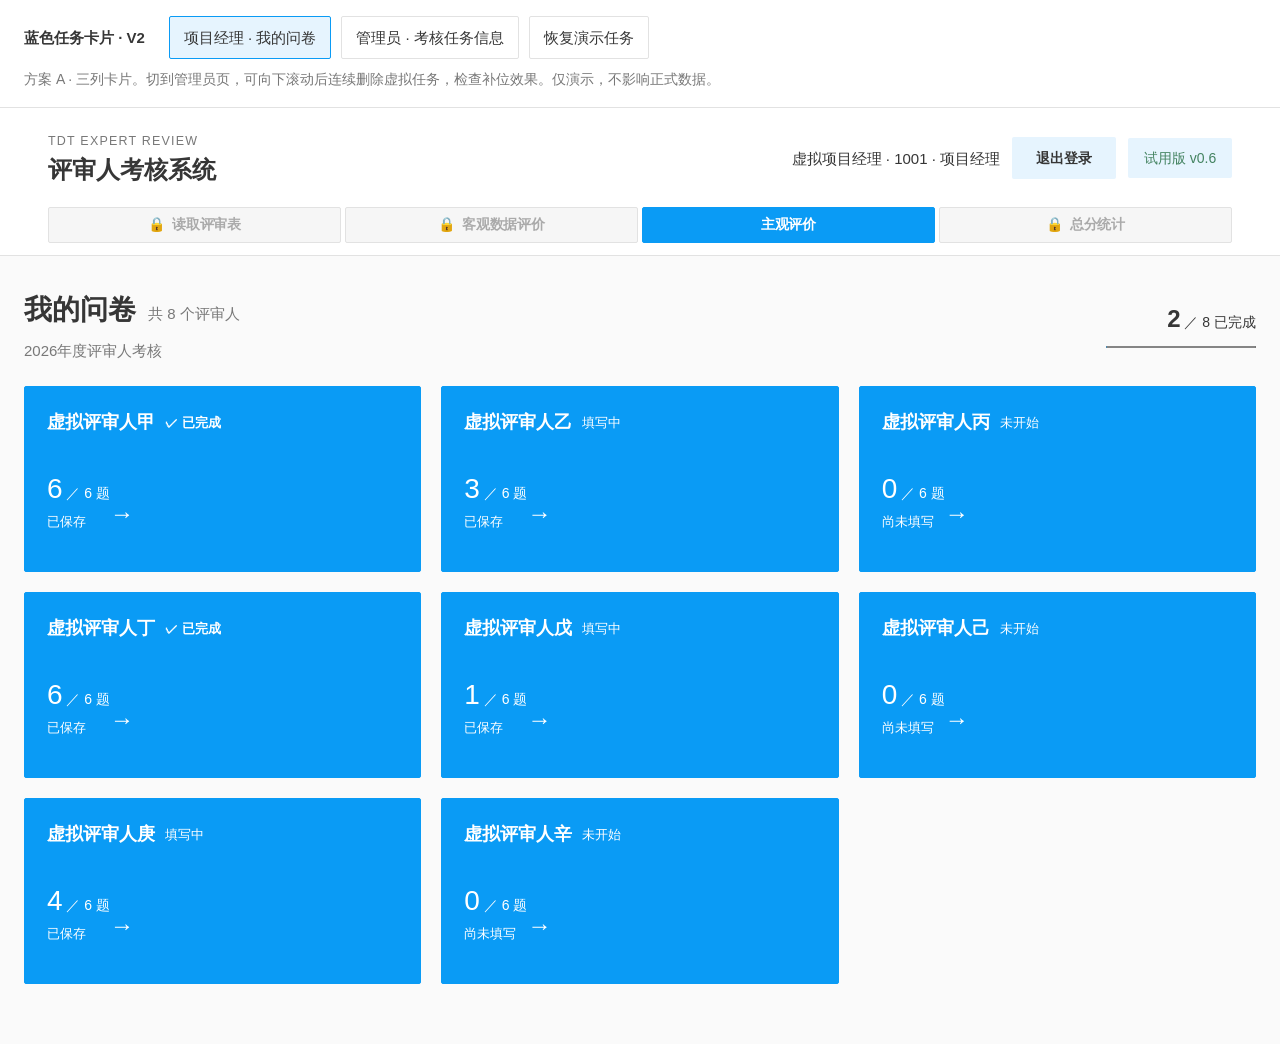
<file: docs/questionnaire-cards-draft-v2.html>
<!doctype html>
<html lang="zh-CN"><head><meta charset="utf-8"><meta name="viewport" content="width=device-width,initial-scale=1"><title>蓝色任务卡片 · V2</title>
<link rel="stylesheet" href="../src/web/styles.css">
<style>
body{background:#fafafa}.demo-bar{padding:16px max(24px,calc((100% - 1240px)/2));border-bottom:1px solid var(--line);background:#fff}.demo-row{display:flex;align-items:center;gap:10px;flex-wrap:wrap}.demo-row strong{margin-right:14px}.variant{padding:9px 14px;border:1px solid var(--line);background:white;border-radius:2px;cursor:pointer}.variant[aria-pressed=true]{background:var(--accent-soft);border-color:var(--accent)}.demo-note{margin:10px 0 0;font-size:14px;color:var(--muted)}.product-head{background:white;border-bottom:1px solid var(--line);padding:20px 24px 12px}.head-inner,.main{max-width:1240px;margin:auto}.head-row{display:flex;align-items:center;justify-content:space-between;gap:24px;margin-bottom:18px}.brand small{color:var(--muted);letter-spacing:1.2px}.brand h1{font-size:24px;margin:0}.identity{display:flex;align-items:center;gap:12px}.identity .head-chip{display:inline-flex;justify-content:center;align-items:center;width:104px;height:40px;box-sizing:border-box;padding:0;border:0;border-radius:2px;font-size:14px;line-height:20px;background:var(--accent-soft)}.identity .version{color:var(--success)}.main{padding:32px 0 60px}.heading{display:flex;justify-content:space-between;align-items:center;gap:20px;margin-bottom:24px}.heading h2{font-size:28px;margin:0}.heading h2 small{font-size:15px;font-weight:400;color:var(--muted);margin-left:12px}.cycle{color:var(--muted);margin:8px 0 0}.overall{text-align:right;font-size:14px}.overall strong{font-size:24px;color:var(--ink)}.overall progress{display:block;width:150px;height:4px;margin-top:8px;accent-color:var(--accent)}.grid{display:grid;grid-template-columns:repeat(3,minmax(0,1fr));gap:20px}.card{position:relative;display:flex;flex-direction:column;gap:24px;width:100%;min-width:0;min-height:186px;padding:22px;text-align:left;border:1px solid var(--accent);border-radius:2px;background:var(--accent);color:#fff;cursor:pointer;transition:transform 180ms ease,filter 180ms ease,border-color 180ms ease}.card:hover{transform:translateY(-3px);filter:brightness(.94)}.card:active{transform:translateY(0) scale(.98);filter:brightness(.88)}.card:focus-visible{outline:2px solid var(--ink);outline-offset:4px}.card-top{display:flex;justify-content:space-between;align-items:center;gap:10px;flex-wrap:wrap}.person-name{font-size:18px;font-weight:700;color:var(--ink);background:#fff;padding:3px 9px;border-radius:2px}.badge{font-size:13px;border:1px solid #ffffff80;padding:3px 8px;border-radius:2px;white-space:nowrap}.done .badge{background:#fff;color:#286044;border-color:#fff;font-weight:600}.card-bottom{margin-top:auto;display:flex;justify-content:space-between;align-items:flex-end}.count{font-size:28px;line-height:1.1}.count small{font-size:14px}.save-label{display:block;font-size:13px;margin-top:7px}.arrow{font-size:24px}.segments{display:flex;gap:5px;margin-top:-10px}.segments i{height:3px;flex:1;background:#ffffff40}.segments i.filled{background:#fff}.compact{grid-template-columns:repeat(4,minmax(0,1fr));gap:16px}.compact .card{min-height:158px;padding:18px;gap:19px}.compact .person-name{font-size:16px}.compact .count{font-size:24px}.group-grid{grid-template-columns:repeat(2,minmax(0,1fr));gap:16px}.group-grid .card{min-height:142px;padding:20px;gap:16px}.group-title{font-size:17px;font-weight:600;margin:28px 0 14px}.group-title:first-child{margin-top:0}.group-title span{font-size:14px;color:var(--muted);font-weight:400;margin-left:10px}.question-page{background:white;padding:28px;border:1px solid var(--line)}.question-page .subjective-heading{margin-bottom:28px}.question-page .subjective-heading h3{font-size:24px}.question-page .subjective-heading .saved{margin-left:auto;color:var(--muted);font-size:14px}.question-page .assessment-pager{margin-bottom:0}.question-page .field{margin-top:12px}.question-page .field textarea{min-height:66px}.logged-out{max-width:480px;margin:64px auto;background:white;border:1px solid var(--line);padding:36px}.logged-out h2{margin-top:0}.demo-dialog{max-width:650px;border:1px solid var(--line);padding:28px;color:var(--ink);border-radius:2px}.demo-dialog::backdrop{background:var(--backdrop)}.demo-dialog .dialog-actions{display:flex;justify-content:flex-end;margin-top:24px}
@media(max-width:1300px){.main{margin:0 24px}}@media(max-width:1000px){.grid,.compact{grid-template-columns:repeat(2,minmax(0,1fr))}.head-row{flex-wrap:wrap}.identity{margin-left:auto}.card{min-height:170px}}@media(max-width:600px){.grid,.compact,.group-grid{grid-template-columns:1fr}.main{margin:0 16px;padding-top:24px}.heading{align-items:flex-start}.heading h2{font-size:24px}.heading h2 small{display:block;margin:6px 0}.overall progress{width:100px}.head-row{gap:16px}.identity{margin-left:0;flex-wrap:wrap}.identity>span:first-child{width:100%}.card{min-height:152px}.question-page{padding:16px}.question-page .subjective-heading{flex-wrap:wrap}.module-tab{font-size:12px}.demo-bar{padding:14px 16px}}@media(prefers-reduced-motion:reduce){.card{transition:none}.card:hover,.card:active{transform:none}}

/* V2 approved differences: blue surfaces and direct white text. */
.person-name{color:#fff;background:transparent;padding:0}.badge,.done .badge{color:#fff;background:transparent;border:0;padding:0}.done .badge{font-weight:700}.card .segments i{background:rgba(255,255,255,.3)}.card .segments i.filled{background:#fff}.module-tab:disabled{opacity:1;color:#aaa}.module-tab .lock{font-family:"Segoe UI Emoji","Apple Color Emoji",sans-serif;margin-right:7px;filter:none;opacity:1}.admin-list{display:grid;gap:20px;overflow-anchor:none}.admin-task{position:relative;background:var(--accent);border:1px solid var(--accent);border-radius:2px;color:#fff}.admin-task .task-open{display:block;width:100%;padding:26px;border:0;background:transparent;text-align:left;color:#fff;cursor:pointer;transition:filter 180ms ease,transform 180ms ease}.admin-task:hover{filter:brightness(.98)}.admin-task .task-open:hover{filter:brightness(.94)}.admin-task .task-open:active{transform:scale(.995);filter:brightness(.88)}.admin-task .task-open:focus-visible{outline:2px solid var(--ink);outline-offset:3px}.admin-title{display:flex;align-items:center;gap:16px;flex-wrap:wrap;padding-right:390px}.admin-title strong{font-size:21px}.admin-status{font-size:14px;white-space:nowrap}.admin-meta{display:block;margin:16px 0 22px;font-size:14px;color:#fff}.admin-progress-label{display:flex;justify-content:space-between;gap:20px;font-size:14px;margin:19px 0 10px}.admin-task progress{display:block;width:100%;height:4px;border:0;background:rgba(255,255,255,.3);color:#fff;appearance:none}.admin-task progress::-webkit-progress-bar{background:rgba(255,255,255,.3)}.admin-task progress::-webkit-progress-value{background:#fff}.admin-task progress::-moz-progress-bar{background:#fff}.admin-controls{position:absolute;right:24px;top:22px;display:flex;gap:10px}.white-action{border:1px solid #ffffff99;background:transparent;color:#fff;padding:8px 12px;cursor:pointer;border-radius:2px;font-size:14px;transition:transform 180ms ease,filter 180ms ease,background-color 180ms ease}.white-action:hover{transform:translateY(-3px);background:#ffffff18;filter:brightness(.94)}.white-action:active{transform:translateY(0) scale(.98);filter:brightness(.88)}.white-action:focus-visible{outline:2px solid white;outline-offset:3px}.new-blue-task{display:block;width:100%;min-height:92px;background:var(--accent);border:1px dashed #ffffff99;color:white;font-size:17px;cursor:pointer;transition:transform 180ms ease,filter 180ms ease}.new-blue-task:hover{transform:translateY(-3px);filter:brightness(.94)}.new-blue-task:active{transform:scale(.98);filter:brightness(.88)}#task-feedback{min-height:24px;margin:0;color:var(--muted);font-size:14px}.delete-dialog-actions{display:flex;justify-content:flex-end;gap:12px;margin-top:24px}.delete-dialog-actions button{min-width:92px}.admin-empty{padding:40px;border:1px solid var(--line);background:white;text-align:center}.admin-history{display:flex;gap:28px;flex-wrap:wrap;margin:20px 0}.admin-history strong{font-size:28px}.demo-field{display:flex;flex-direction:column;gap:8px;margin:16px 0}.demo-field input,.demo-field select{padding:10px;border:1px solid var(--line)}
@media(max-width:1000px){.admin-title{padding-right:0}.admin-controls{position:static;padding:0 26px 22px}.admin-task .task-open{padding-bottom:18px}}@media(max-width:600px){.admin-controls{flex-wrap:wrap;padding:0 18px 18px}.admin-task .task-open{padding:18px}.admin-title strong{font-size:18px}.admin-progress-label{font-size:13px}.white-action{padding:8px}.admin-meta{margin-bottom:12px}}@media(prefers-reduced-motion:reduce){.admin-task .task-open,.white-action,.new-blue-task{transition:none}.white-action:hover,.white-action:active,.new-blue-task:hover,.new-blue-task:active,.admin-task .task-open:active{transform:none}}
</style></head><body>
<div class="demo-bar"><div class="demo-row"><strong>蓝色任务卡片 · V2</strong><button class="variant" data-view="manager" aria-pressed="true">项目经理 · 我的问卷</button><button class="variant" data-view="admin" aria-pressed="false">管理员 · 考核任务信息</button><button class="variant" id="reset-tasks">恢复演示任务</button></div><p class="demo-note">方案 A · 三列卡片。切到管理员页，可向下滚动后连续删除虚拟任务，检查补位效果。仅演示，不影响正式数据。</p></div>
<header class="product-head"><div class="head-inner"><div class="head-row"><div class="brand"><small>TDT EXPERT REVIEW</small><h1>评审人考核系统</h1></div><div class="identity"><span id="demo-identity">虚拟项目经理 · 1001 · 项目经理</span><button id="logout" class="ghost-button head-chip">退出登录</button><span class="head-chip version">试用版 v0.6</span></div></div><nav class="module-tabs"><button class="module-tab" disabled><span class="lock" aria-hidden="true">🔒</span>读取评审表</button><button class="module-tab" disabled><span class="lock" aria-hidden="true">🔒</span>客观数据评价</button><button class="module-tab is-active" id="home">主观评价</button><button class="module-tab" disabled><span class="lock" aria-hidden="true">🔒</span>总分统计</button></nav></div></header>
<main class="main" id="app"></main><dialog class="demo-dialog" id="dialog"><h2 id="dialog-title"></h2><div id="dialog-content"></div><div class="dialog-actions"><button class="primary-button" id="close-dialog">已知</button></div></dialog>
<script id="questionnaire-data" type="application/json">{
  "version": "4",
  "instructions": "请回顾本考核周期内，你与该评审人共同参与的项目评审。前五题看他平时的表现，不只看最近一次或印象最深的一次；第六题看有没有具体的突出贡献。不了解或没有足够依据时，选择暂无法判断，不要把不了解当作表现不好。",
  "unable": {
    "title": "暂无法判断",
    "description": "我对他这方面的表现了解不够，或现有记录不足，无法作出判断。",
    "reason_prompt": "请说明原因，不作为低档评价。"
  },
  "contribution_prompt": "哪个项目？他具体做了什么？带来了什么重要变化？有什么记录可以证明？",
  "dimensions": [
    {
      "id": "preparation",
      "title": "评审准备与重点把握",
      "prompt": "回顾本考核周期，在你参加的项目评审中，该评审人能否抓住本专业需要重点讨论的问题？",
      "boundary": "看讨论中能否抓住重点，并充分讨论。不以发言快慢或多少来判断；材料未提供等外部原因，不直接归责于评审人。",
      "options": [
        {
          "id": "high",
          "title": "能抓住重点",
          "description": "大多数时候，了解项目目标、技术方案和主要限制，能抓住本专业最需要关注的问题，让讨论围绕重点展开。"
        },
        {
          "id": "medium",
          "title": "能完成基本评审",
          "description": "通常了解项目背景和资料，能完成本专业的基本评审；但哪些问题最关键、应该先讨论什么，有时需要别人提醒。"
        },
        {
          "id": "low",
          "title": "准备或理解不足",
          "description": "在已收到必要资料的情况下，多次因不了解项目或理解错误，抓不住重点、明显偏离议题，影响评审。"
        }
      ]
    },
    {
      "id": "judgment",
      "title": "风险辨识与专业判断",
      "prompt": "回顾本考核周期，该评审人能否发现评审技术中的重要风险，并说清楚为什么这样判断、可能造成什么影响？",
      "boundary": "看判断是否有依据，不只看提出了多少条意见，并要结合看在项目结束、落地产品、或截止目前是否获得了相关实践。",
      "options": [
        {
          "id": "high",
          "title": "能发现重要风险，并说明依据",
          "description": "大多数时候，能发现重要风险，说清判断依据、可能影响和哪些需要优先处理；拿不准的地方也会明确说明，帮助团队作出决定。"
        },
        {
          "id": "medium",
          "title": "能发现常见问题，判断基本合理",
          "description": "通常能发现常见问题，判断基本合理；但为什么这样判断、影响有多大或哪个更紧急，有时还需要进一步追问。"
        },
        {
          "id": "low",
          "title": "漏掉重要风险，或作出无依据的重要判断",
          "description": "对本专业负责、且当时信息已足够判断的事项，多次漏掉应当发现的重要风险，或缺少依据，却作出影响项目决策的重要判断。"
        }
      ]
    },
    {
      "id": "guidance",
      "title": "技术建议与方案指导",
      "prompt": "回顾本考核周期，遇到需要他提供专业建议的问题时，该评审人能否提出具体、可行的做法，让团队知道下一步怎么做？",
      "boundary": "只评价需要他提供专业建议的事项。看建议是否合理、能否实施，并且被采纳为标准，但不要求他替研发团队完成全部方案。",
      "options": [
        {
          "id": "high",
          "title": "建议具体，能指导下一步行动",
          "description": "大多数时候，能提出具体做法，说明什么条件下适用，并考虑项目的时间、成本或技术限制，让团队知道下一步怎么改、怎么验证。"
        },
        {
          "id": "medium",
          "title": "方向合理，具体做法还需补充",
          "description": "通常能指出合理的改进方向，但具体怎么做、什么条件下能用，有留白，需要团队进一步明确。"
        },
        {
          "id": "low",
          "title": "建议空泛，或明显行不通",
          "description": "对确实需要其专业建议的问题，多次只说“要优化”“再完善”，没有具体指导；或忽略已知限制，提出明显无法执行的建议。"
        }
      ]
    },
    {
      "id": "verification",
      "title": "验证证据与评审把关",
      "prompt": "回顾本考核周期，在需要他检查验证结果、确认问题是否解决时，该评审人能否核对证据，判断是否可以通过？",
      "boundary": "只评价他负责检查或确认的事项。项目团队没有按时解决问题，不直接算作他把关不到位；本期没有承担这类任务，也不按表现不足处理。",
      "options": [
        {
          "id": "high",
          "title": "能明确通过要求，并核对证据",
          "description": "大多数时候，能根据当前评审阶段，说清要验证什么、达到什么要求才算通过；会核对证据是否支持结论，不足时要求补充。"
        },
        {
          "id": "medium",
          "title": "能检查主要结果，发现明显不足",
          "description": "通常会检查主要验证结果，对明显不符合要求或材料缺失的情况，能提出补充要求。"
        },
        {
          "id": "low",
          "title": "证据没核清就通过，或随意改要求",
          "description": "对自己负责确认的事项，多次未核实关键证据就同意通过；或没有新的事实依据，却随意更改通过要求。"
        }
      ]
    },
    {
      "id": "collaboration",
      "title": "专业表达与评审担当",
      "prompt": "回顾本考核周期，该评审人能否对自己负责的问题给出明确判断，并在意见不一致时，围绕事实把问题讨论清楚？",
      "boundary": "不以是否好相处、是否赞同项目团队来判断。意见严格、坚持不同意见或最终没有达成一致，不直接算协作差。",
      "options": [
        {
          "id": "high",
          "title": "能说明理由，也能处理分歧",
          "description": "通常能说清理由，在分歧中把事实和问题讲清楚，推动形成明确的评审结论。有依据时坚持意见，出现新证据时也愿意调整判断。"
        },
        {
          "id": "medium",
          "title": "能表达意见，完成自己的专业判断",
          "description": "通常能说清自己的意见、配合讨论，并对自己负责的问题作出明确判断；遇到复杂分歧，还需要他人帮助协调。"
        },
        {
          "id": "low",
          "title": "回避应作出的判断，或妨碍讨论",
          "description": "对需要自己作出判断的问题，多次回避或不表态；或用没有依据的说法阻碍讨论，影响形成明确结论。"
        }
      ]
    },
    {
      "id": "contribution",
      "title": "可核实的突出技术贡献",
      "prompt": "本考核周期内，该评审人是否在你的项目中，作出过明显超出日常评审要求的贡献，而且有具体事例和证据可以说明？",
      "boundary": "普通建议被采纳，不直接算突出贡献；没有突出贡献，也不代表日常评审做得不好。一件符合条件的贡献即可，不要求多次发生。预计能带来的好处，要与已经实现的结果分开说明。",
      "options": [
        {
          "id": "high",
          "title": "有突出贡献，能提供依据",
          "description": "能说清他具体做了什么，因此避免了什么关键问题或带来了什么明显改善，并提供证据。例如，推动重大技术风险得到有效处理、解决关键技术难题，或使技术方案明显改善。"
        },
        {
          "id": "low",
          "title": "未发现符合条件的突出贡献",
          "description": "在你了解的项目中，未发现达到上述标准、且有证据支持的贡献。这个选项不代表他的日常评审表现不合格。"
        }
      ]
    }
  ],
  "scores": {
    "preparation": {
      "high": 10,
      "medium": 7,
      "low": 2
    },
    "judgment": {
      "high": 15,
      "medium": 10,
      "low": 0
    },
    "guidance": {
      "high": 15,
      "medium": 10,
      "low": 0
    },
    "verification": {
      "high": 10,
      "medium": 7,
      "low": 0
    },
    "collaboration": {
      "high": 10,
      "medium": 7,
      "low": 0
    },
    "contribution": {
      "high": 10,
      "low": 0
    }
  }
}
</script>
<script>
const config=JSON.parse(document.getElementById('questionnaire-data').textContent), key='tdt-questionnaire-cards-draft-v2';
const people=['甲','乙','丙','丁','戊','己','庚','辛'].map(s=>'虚拟评审人'+s);
let variant='a',active=null,loggedIn=true,guideSeen=false,answers={};
const esc=s=>String(s??'').replaceAll('&','&amp;').replaceAll('<','&lt;').replaceAll('>','&gt;').replaceAll('"','&quot;');
try{answers=JSON.parse(localStorage.getItem(key)||'null')||{}}catch(e){}
if(!Object.keys(answers).length){people.forEach((_,i)=>{answers[i]={};config.dimensions.slice(0,[6,3,0,6,1,0,4,0][i]).forEach((d,j)=>answers[i][d.id]={option:j===5?'low':'medium',reason:'',note:''})})}
function required(d,o){return d.id==='contribution'?o==='high':d.id!=='preparation'&&o==='low'}
function summary(i){const rows=answers[i]||{};let count=0,missing=false;config.dimensions.forEach(d=>{const r=rows[d.id];if(!r)return;count++;if(r.option==='unable'?!r.reason?.trim():required(d,r.option)&&!r.note?.trim())missing=true});return{count,done:count===6&&!missing,missing}}
function status(i){const s=summary(i);return s.done?'✓ 已完成':s.missing?'待补依据':s.count?'填写中':'未开始'}
function store(){try{localStorage.setItem(key,JSON.stringify(answers));return true}catch(e){return false}}
function card(i){const s=summary(i);return `<button class="card ${s.done?'done':''}" data-person="${i}" aria-label="${people[i]}，${status(i)}，${s.count}／6题"><span class="card-top"><span class="person-name">${people[i]}</span><span class="badge">${status(i)}</span></span><span class="card-bottom"><span><span class="count">${s.count}<small> ／ 6 题</small></span><span class="save-label">${s.count?'已保存':'尚未填写'}</span></span><span class="arrow" aria-hidden="true">→</span></span><span class="segments" aria-hidden="true">${Array.from({length:6},(_,n)=>`<i class="${n<s.count?'filled':''}"></i>`).join('')}</span></button>`}
function managerHome(){
 active=null;
 const done=people.filter((_,i)=>summary(i).done).length;
 const heading=`<div class="heading"><div><h2>我的问卷<small>共 ${people.length} 个评审人</small></h2><p class="cycle">2026年度评审人考核</p></div><div class="overall"><strong>${done}</strong> ／ ${people.length} 已完成<progress max="${people.length}" value="${done}"></progress></div></div>`;
 const cards=variant==='c'?[false,true].map(complete=>{
  const ids=people.map((_,i)=>i).filter(i=>summary(i).done===complete);
  return `<h3 class="group-title">${complete?'已完成':'待完成'}<span>${ids.length} 份</span></h3><div class="grid group-grid">${ids.map(card).join('')||'<p>本组暂无问卷。</p>'}</div>`;
 }).join(''):`<div class="grid ${variant==='b'?'compact':''}">${people.map((_,i)=>card(i)).join('')}</div>`;
 document.getElementById('app').innerHTML=heading+cards;
 document.querySelectorAll('[data-person]').forEach(b=>b.onclick=()=>openPerson(Number(b.dataset.person)));
}
function modal(title,html){document.getElementById('delete-actions')?.remove();document.getElementById('close-dialog').textContent='已知';document.getElementById('dialog-title').textContent=title;document.getElementById('dialog-content').innerHTML=html;document.getElementById('dialog').showModal()}
function openPerson(i){active=i;renderQuestions();window.scrollTo(0,0);if(!guideSeen){guideSeen=true;modal('主观评价填写须知',`<p>${esc(config.instructions)}</p>`)}}
function renderQuestions(){const i=active;document.getElementById('app').innerHTML=`<section class="question-page" id="subjective-panel"><div class="subjective-heading"><h3>${people[i]}</h3><button type="button" class="info-tip" title="虚拟低功耗项目（P001）&#10;虚拟通信项目（P002）" aria-label="查看共同项目"><span class="info-tip-icon">!</span></button><button class="secondary-button" id="facts">查看评审过程详情</button><span class="saved" id="saved-state"></span></div><div class="subjective-fields">${config.dimensions.map((d,j)=>{const r=answers[i][d.id];const opts=j===5?d.options:[...d.options,{id:'unable',...config.unable}];return `<fieldset class="subjective-dimension"><legend>${j+1}．${esc(d.title)}</legend><p class="subjective-question">${esc(d.prompt)}</p><p class="subjective-boundary">职责边界：${esc(d.boundary)}</p><div class="subjective-options">${opts.map(o=>`<div class="subjective-option"><label><input type="radio" name="${d.id}" value="${o.id}" ${r?.option===o.id?'checked':''}><span><strong>${esc(o.title)}</strong><span class="subjective-description">${esc(o.description)}</span></span></label></div>`).join('')}</div>${r?.option==='unable'?`<label class="field"><span>原因（必填）</span><textarea data-reason="${d.id}" maxlength="500">${esc(r.reason)}</textarea></label>`:r&&required(d,r.option)?`<label class="field"><span>事实依据（必填）· 虚拟共同项目 P001</span><textarea data-note="${d.id}" maxlength="100">${esc(r.note)}</textarea></label>`:''}</fieldset>`}).join('')}</div><div class="assessment-pager"><button class="primary-button" id="return">← 返回我的问卷</button></div></section>`;
document.querySelectorAll('input[type=radio]').forEach(r=>r.onclick=e=>{e.preventDefault();const old=answers[i][r.name];if(old?.option===r.value)delete answers[i][r.name];else answers[i][r.name]={option:r.value,reason:'',note:''};store();setTimeout(renderQuestions,0)});
document.querySelectorAll('textarea').forEach(t=>t.oninput=()=>{const id=t.dataset.reason||t.dataset.note;answers[i][id][t.dataset.reason?'reason':'note']=t.value;const ok=store();savedState(ok)});
document.getElementById('return').onclick=()=>{home();window.scrollTo(0,0)};document.getElementById('facts').onclick=()=>modal('评审过程详情',`<p>${people[i]}</p><table><tr><th>项目</th><th>阶段</th><th>演示记录</th></tr><tr><td>虚拟低功耗项目</td><td>TDR1</td><td>已参与评审，提出意见并完成会签</td></tr></table>`);savedState(true)}
function savedState(ok){const s=summary(active);document.getElementById('saved-state').textContent=ok?`已保存 · ${s.count}／6题${s.done?' · 已完成':s.missing?' · 待补依据':''}`:'浏览器保存失败，请勿关闭页面'}
document.getElementById('home').onclick=()=>{if(loggedIn)home()};document.getElementById('close-dialog').onclick=()=>document.getElementById('dialog').close();
document.getElementById('logout').onclick=()=>{loggedIn=false;active=null;document.getElementById('app').innerHTML='<section class="logged-out"><h2>已退出登录</h2><p>演示问卷已保留在当前浏览器。</p><button class="primary-button" id="login">登录系统</button></section>';document.getElementById('login').onclick=()=>{loggedIn=true;guideSeen=false;home()}};

let view='manager',taskSequence=20;
const taskStorage='tdt-card-draft-v2-tasks';
function seedTasks(){return Array.from({length:10},(_,i)=>({id:'task-'+i,name:(2026-Math.floor(i/2))+(i%2?'上半年':'年度')+'评审人考核',completed:i>1,reportCount:21-i,expertCount:14-i,objective:i?60:100,started:i?2:3,managers:6,done:i?8:3,total:28}))}
let demoTasks;try{demoTasks=JSON.parse(localStorage.getItem(taskStorage)||'null')}catch(e){}if(!Array.isArray(demoTasks))demoTasks=seedTasks();
function persistTasks(){try{localStorage.setItem(taskStorage,JSON.stringify(demoTasks))}catch(e){}}
function home(){if(view==='admin')adminHome();else managerHome()}
function setView(next){view=next;loggedIn=true;active=null;document.querySelectorAll('[data-view]').forEach(b=>b.setAttribute('aria-pressed',b.dataset.view===view));document.getElementById('demo-identity').textContent=view==='admin'?'虚拟管理员 · 0001 · 管理员':'虚拟项目经理 · 1001 · 项目经理';document.querySelectorAll('.module-tab').forEach((b,i)=>{b.disabled=view==='manager'&&i!==2;b.classList.toggle('is-active',view==='manager'?i===2:i===0);const lock=b.querySelector('.lock');if(lock)lock.hidden=view==='admin';if(view==='admin')b.onclick=()=>i===0?adminHome():modal(b.textContent.trim(),'<p>此处仅演示任务卡片。正式模块继续沿用现有设计。</p>');else b.onclick=()=>{if(i===2)home()}});home();window.scrollTo({top:0,behavior:'instant'})}
function taskCard(t){return `<article class="admin-task" data-task="${t.id}"><button class="task-open" data-open="${t.id}"><span class="admin-title"><strong>${esc(t.name)}</strong><span class="admin-status">${t.completed?'✓ 已完成':'进行中'}</span></span><span class="admin-meta">${t.reportCount}份报告 · ${t.expertCount}位评审人</span>${t.completed?'<span>查看本期总分统计 →</span>':`<span class="admin-progress-label"><span>客观数据评价</span><span>${t.objective===100?'已完成':'识别与评分中'}</span></span><progress max="100" value="${t.objective}" aria-label="客观数据评价进度"></progress><span class="admin-progress-label"><span>主观评价 · 已开始${t.started}／${t.managers}人</span><span>${t.done}／${t.total}份问卷已完成</span></span><progress max="${t.total}" value="${t.done}" aria-label="主观评价进度"></progress>`}</button><div class="admin-controls">${t.completed?'':`<button class="white-action" data-policy="objective" data-id="${t.id}">客观评分参数</button><button class="white-action" data-policy="subjective" data-id="${t.id}">主观评分参数</button>`}<button class="white-action" data-delete="${t.id}">删除任务</button></div></article>`}
function adminHome(){active=null;document.getElementById('app').innerHTML='<div class="heading"><h2>考核任务信息</h2><p id="task-feedback" role="status"></p></div><div class="admin-list"><button class="new-blue-task" id="new-task">＋ 新建考评任务</button>'+demoTasks.map(taskCard).join('')+'</div>';wireTasks();}
function wireTasks(){document.querySelectorAll('[data-delete]').forEach(b=>b.onclick=()=>confirmDelete(b.dataset.delete));document.querySelectorAll('[data-open]').forEach(b=>b.onclick=()=>{const t=demoTasks.find(t=>t.id===b.dataset.open);modal(t.name,t.completed?'<p>本期考评已完成 · 演示历史结果</p><div class="admin-history"><span>客观得分 <strong>26</strong></span><span>主观得分 <strong>62</strong></span><span>总分 <strong>88</strong></span></div>':'<p>进入读取评审报告与匹配名单。该模块沿用现有正式页面，本 Demo 仅演示卡片入口。</p>');document.getElementById('close-dialog').textContent='关闭'});document.querySelectorAll('[data-policy]').forEach(b=>b.onclick=()=>{modal(b.dataset.policy==='objective'?'客观评分参数':'主观评分参数','<p>保留独立入口，编辑方式沿用正式系统。本 Demo 不修改评分配置。</p>')});document.getElementById('new-task').onclick=()=>{modal('新建考评任务','<label class="demo-field">年份<select id="new-year">'+[2027,2026,2025].map(y=>`<option>${y}</option>`).join('')+'</select></label><label class="demo-field">考评周期<select id="new-period"><option>年度</option><option>上半年</option><option>下半年</option></select></label><button class="primary-button" id="create-demo">创建演示任务</button>');document.getElementById('create-demo').onclick=()=>{demoTasks.unshift({id:'new-'+Date.now()+'-'+taskSequence++,name:document.getElementById('new-year').value+document.getElementById('new-period').value+'评审人考核',completed:false,reportCount:0,expertCount:0,objective:0,started:0,managers:6,done:0,total:28});persistTasks();document.getElementById('dialog').close();adminHome()}}}
function confirmDelete(id){const t=demoTasks.find(t=>t.id===id);modal('删除任务',`<p>确认删除「${esc(t.name)}」？</p><p>仅删除本 Demo 的虚拟任务。</p>`);const actions=document.createElement('div');actions.id='delete-actions';actions.className='delete-dialog-actions';actions.innerHTML='<button class="secondary-button" id="cancel-delete">取消</button><button class="primary-button" id="confirm-delete">确认删除</button>';document.getElementById('dialog-content').append(actions);document.getElementById('close-dialog').hidden=true;document.getElementById('cancel-delete').onclick=()=>document.getElementById('dialog').close();document.getElementById('confirm-delete').onclick=()=>deleteTask(id);document.getElementById('cancel-delete').focus({preventScroll:true})}
function deleteTask(id){
 const element=document.querySelector(`[data-task="${id}"]`);if(!element)return;
 const y=window.scrollY;
 const positions=new Map([...document.querySelectorAll('[data-task]')].map(e=>[e,e.getBoundingClientRect().top]));
 const next=element.nextElementSibling||element.previousElementSibling;
 // Close while the original trigger still exists, then move focus without scrolling.
 document.getElementById('dialog').close();
 demoTasks=demoTasks.filter(t=>t.id!==id);persistTasks();element.remove();
 (next?.querySelector('[data-delete]')||document.getElementById('new-task')).focus({preventScroll:true});
 const maxY=Math.max(0,document.documentElement.scrollHeight-window.innerHeight);
 window.scrollTo({top:Math.min(y,maxY),behavior:'instant'});
 document.getElementById('task-feedback').textContent=`任务已删除，剩余 ${demoTasks.length} 项`;
 if(!window.matchMedia('(prefers-reduced-motion: reduce)').matches){
  positions.forEach((top,e)=>{if(!e.isConnected)return;const now=e.getBoundingClientRect().top,dy=top-now;if(dy&&now<window.innerHeight&&now+e.offsetHeight>0)e.animate([{transform:`translateY(${dy}px)`},{transform:'translateY(0)'}],{duration:180,easing:'ease'})});
 }
}
document.getElementById('dialog').addEventListener('close',()=>{document.getElementById('close-dialog').hidden=false;document.getElementById('delete-actions')?.remove()});
document.querySelectorAll('[data-view]').forEach(b=>b.onclick=()=>setView(b.dataset.view));
document.getElementById('reset-tasks').onclick=()=>{demoTasks=seedTasks();persistTasks();setView('admin')};

home();
</script></body></html>
</file>
<file: src/web/styles.css>
:root {
  color-scheme: light;
  --bg: #fff;
  --surface: #ffffff;
  --surface-soft: #f6f6f6;
  --ink: #363636;
  --muted: #787878;
  --line: #e2e2e2;
  --line-strong: #b8b8b8;
  --accent: #0a9bf5;
  --accent-soft: #e6f4fe;
  --success: #448361;
  --success-bg: #edf3ee;
  --warning: #a87608;
  --warning-bg: #fbf3db;
  --danger: #d44c47;
  --danger-bg: #fdebec;
  --accent-ink: #fff;
  --head-cell-line: rgba(255,255,255,.34);
  --backdrop: rgba(54,54,54,.22);
  --radius: 2px;
  --shadow: 0 1px 2px rgba(15,15,15,.04), 0 2px 8px rgba(15,15,15,.04);
  --content-max-width: 1480px;
  --app-font-family: "Aptos", "Segoe UI", -apple-system, BlinkMacSystemFont, "PingFang SC", "Microsoft YaHei", "微软雅黑", "Hiragino Sans GB", sans-serif;
  --font-size-micro: 12px;
  --font-size-supporting: 14px;
  --font-size-body: 15px;
  --font-size-content: 16px;
  --font-weight-body: 400;
  --font-weight-control: 600;
  --font-weight-heading: 700;
  font-family: var(--app-font-family);
}

.subjective-next { display: flex; justify-content: flex-end; margin-top: 22px; }
.subjective-guide { display: grid; grid-template-columns: 1fr 1fr; gap: 8px 24px; margin: 0; padding: 14px 22px; background: var(--surface-soft); font-size: var(--font-size-supporting); }
.subjective-storage { color: var(--muted); font-size: var(--font-size-supporting); margin: 12px 0 24px; }
.subjective-layout { display: grid; grid-template-columns: clamp(180px, 18%, 220px) minmax(0, 1fr); gap: 24px; }
.subjective-rail { border-right: 1px solid var(--line); padding-right: 20px; }
.subjective-rail .muted { font-size: var(--font-size-supporting); }
#subjective-experts { max-height: 620px; overflow-y: auto; }
.subjective-person { width: 100%; padding: 12px; border: 1px solid transparent; background: var(--surface); display: flex; justify-content: space-between; gap: 8px; text-align: left; cursor: pointer; border-radius: var(--radius); }
.subjective-person strong { overflow-wrap: anywhere; }
.subjective-person span { font-size: var(--font-size-micro); color: var(--muted); white-space: nowrap; }
.subjective-person[aria-pressed="true"] { background: var(--accent-soft); border-color: var(--accent); }
.subjective-content { min-width: 0; }
.subjective-fields { border: 0; padding: 0; margin: 0; min-width: 0; }
.subjective-heading { display: flex; align-items: center; gap: 16px; margin-bottom: 16px; }
.subjective-heading h3 { margin: 0; font-size: 20px; }
.subjective-heading p { margin: 4px 0 0; font-size: var(--font-size-supporting); }
.subjective-completion { margin-left: auto; color: var(--muted); font-size: var(--font-size-supporting); white-space: nowrap; }
.subjective-dimension { min-width: 0; margin: 0 0 16px; padding: 16px 0; border: 0; border-top: 1px solid var(--line); }
.subjective-dimension legend { padding: 0 14px 0 0; font-weight: var(--font-weight-control); }
.subjective-options { display: grid; grid-template-columns: repeat(4, minmax(0, 1fr)); gap: 12px; }
.subjective-options:has(> .subjective-option:nth-child(2):last-child) { grid-template-columns: repeat(2, minmax(0, 1fr)); }
.subjective-option { position: relative; border: 1px solid var(--line); border-radius: var(--radius); background: var(--surface); transition: transform .18s ease, background-color .18s ease, border-color .18s ease, filter .18s ease; }
.subjective-option:hover { transform: translateY(-3px); filter: brightness(.94); }
.subjective-option:active { transform: translateY(0) scale(.98); filter: brightness(.88); }
.subjective-option:has(input:checked) { border-color: var(--accent); background: var(--accent-soft); }
.subjective-option:has(input:focus-visible) { outline: 2px solid var(--accent); outline-offset: 2px; }
.subjective-option label { display: flex; align-items: center; gap: 10px; padding: 14px 38px 14px 14px; cursor: pointer; min-height: 62px; }
.subjective-option input { width: 16px; height: 16px; margin: 0; accent-color: var(--accent); flex-shrink: 0; }
.subjective-option strong { display: block; font-size: var(--font-size-content); font-weight: var(--font-weight-control); }
.subjective-evidence { font-size: var(--font-size-supporting); margin-top: 6px; }
.subjective-evidence summary { cursor: pointer; color: var(--muted); }
.subjective-evidence-fields { display: grid; grid-template-columns: minmax(150px, 1fr) 2fr; gap: 12px; margin-top: 10px; }
.subjective-evidence-fields input, .subjective-evidence-fields select { width: 100%; min-width: 0; }
.subjective-footer { display: flex; justify-content: space-between; align-items: center; gap: 16px; padding-top: 16px; border-top: 1px solid var(--line); }
.score-statistics-table-wrap { overflow-x: auto; max-width: 100%; margin-top: 18px; }
.score-table { border-collapse: collapse; width: 100%; table-layout: fixed; font-size: var(--font-size-body); }
.score-table th, .score-table td { border-right: 1px solid var(--line); border-bottom: 1px solid var(--line); padding: 12px 10px; text-align: left; vertical-align: middle; }
.score-summary-table { min-width: 1320px; }
.score-stage-table { min-width: 800px; }
.score-summary-table tr > :nth-child(n+2):nth-child(-n+10), .score-stage-table tr > :not(:first-child) { text-align: right; font-variant-numeric: tabular-nums; }
.score-table tbody th { overflow-wrap: anywhere; }
.score-summary-table tbody td:nth-child(10) { background: var(--accent-soft); }
.score-table .ghost-button { min-height: 34px; padding: 6px 8px; font-size: var(--font-size-supporting); white-space: nowrap; }
.score-table .score-sort-button { border: 0; background: transparent; color: inherit; font: inherit; padding: 6px 0; width: 100%; cursor: pointer; text-align: inherit; }
.score-table .score-sort-button:focus-visible { outline: 2px solid currentColor; outline-offset: 2px; }
.score-table thead th { background: var(--accent); color: var(--accent-ink); border-right-color: var(--head-cell-line); }
.score-table tbody tr:nth-child(even) { background: var(--surface-soft); }
.score-table tbody th { border-right-color: var(--line-strong); }
.score-table small { display: block; color: var(--muted); font-weight: var(--font-weight-body); font-size: var(--font-size-micro); overflow-wrap: anywhere; }
.score-detail { border-bottom: 1px solid var(--line); padding: 18px 0; scroll-margin-top: 130px; }
.score-detail summary { cursor: pointer; font-weight: var(--font-weight-control); }
.score-subjective-items { display: grid; grid-template-columns: repeat(auto-fit, minmax(240px, 1fr)); gap: 0 20px; }
#subjective-message { color: var(--muted); font-size: var(--font-size-supporting); }
@media (max-width: 760px) {
  .subjective-layout, .subjective-guide { grid-template-columns: 1fr; }
  .subjective-rail { border-right: 0; border-bottom: 1px solid var(--line); padding: 0 0 16px; }
  #subjective-experts { max-height: 160px; }
  .subjective-heading { flex-wrap: wrap; }
  .subjective-option label { padding-left: 8px; gap: 6px; }
  .subjective-options { gap: 8px; }
  .subjective-evidence-fields { grid-template-columns: 1fr; }
}
@media (max-width: 480px) {
  .subjective-options, .subjective-options:has(> .subjective-option:nth-child(2):last-child) { grid-template-columns: 1fr; }
  .subjective-option label { min-height: 64px; }
}

* { box-sizing: border-box; }
body { margin: 0; background: var(--bg); color: var(--ink); font-size: var(--font-size-body); font-weight: var(--font-weight-body); line-height: 1.55; }
button, input, select { font: inherit; }
button { color: inherit; }
.module-tab { cursor: pointer; }

.app-shell { min-height: 100vh; }
.copyright-mark {
  position: fixed; right: 16px; bottom: 6px; z-index: 30;
  color: var(--muted); font-size: var(--font-size-micro); line-height: 1.2; opacity: .62;
  pointer-events: none; user-select: none;
}
.sticky-head {
  position: sticky;
  top: 0;
  z-index: 20;
  background: rgba(255,255,255,.94);
  border-bottom: 1px solid var(--line);
  backdrop-filter: blur(12px);
}
.head-inner { max-width: var(--content-max-width); margin: 0 auto; padding-inline: 24px; }
.topbar { display: flex; align-items: center; gap: 13px; padding: 11px 0 7px; }
.eyebrow, .section-index { margin: 0; font-size: var(--font-size-micro); letter-spacing: .12em; color: var(--muted); font-weight: var(--font-weight-heading); }
.topbar h1 { margin: 1px 0 0; font-size: 20px; line-height: 1.2; font-weight: var(--font-weight-heading); }
.project-summary { color: var(--muted); font-size: var(--font-size-supporting); }
.spacer { flex: 1; }
.status-pill { margin-left: auto; padding: 7px 11px; border-radius: var(--radius); background: var(--accent-soft); color: var(--muted); font-size: var(--font-size-supporting); }
.status-pill.is-ready { color: var(--success); }
.status-pill.is-error { color: var(--danger); }

.toolrow { display: grid; grid-template-columns: minmax(0, 1fr); align-items: center; gap: 8px; padding-bottom: 10px; }
.module-tabs { display: grid; grid-template-columns: repeat(4, minmax(0, 1fr)); gap: 4px; height: 36px; }
.module-tab { min-width: 0; height: 36px; border: 1px solid var(--line); border-radius: var(--radius); padding: 0 6px; background: var(--surface); font-size: var(--font-size-supporting); font-weight: var(--font-weight-control); letter-spacing: -.02em; white-space: nowrap; }
.module-label-short { display: none; }
.module-tab.is-active { border-color: var(--accent); background: var(--accent); color: var(--accent-ink); }
.module-tab:disabled { color: var(--muted); background: var(--surface-soft); opacity: .5; cursor: not-allowed; }
.main-content { width: min(var(--content-max-width), calc(100% - 48px)); margin: 24px auto 80px; display: grid; grid-template-columns: minmax(0, 1fr); gap: 20px; align-items: stretch; }
.main-content.is-wide { grid-template-columns: minmax(0, 1fr); }

.panel-stack { min-width: 0; display: grid; gap: 24px; }
.panel { min-width: 0; background: var(--surface); border: 1px solid var(--line); border-radius: var(--radius); padding: 24px; box-shadow: var(--shadow); }
.panel-heading { display: flex; justify-content: space-between; gap: 24px; align-items: flex-start; margin-bottom: 20px; }
.panel-heading h2 { margin: 5px 0 7px; font-size: 28px; font-weight: var(--font-weight-heading); letter-spacing: -.02em; }
.panel-heading p:not(.section-index) { margin: 0; color: var(--muted); font-size: var(--font-size-content); }
.is-hidden { display: none !important; }

.mode-grid { display: grid; grid-template-columns: repeat(2, minmax(0, 1fr)); gap: 18px; }
.mode-card { display: grid; align-content: start; gap: 14px; min-height: 330px; padding: 22px 24px; border: 1px solid var(--line); border-radius: var(--radius); background: var(--surface); box-shadow: var(--shadow); }
.mode-card.is-available { border-top: 3px solid var(--accent); }
.mode-card-meta { display: flex; align-items: center; justify-content: space-between; gap: 12px; color: var(--muted); font-size: var(--font-size-micro); font-weight: var(--font-weight-heading); }
.mode-card h3 { margin: 0; font-size: 20px; font-weight: var(--font-weight-heading); }
.mode-card p { margin: 0; color: var(--muted); font-size: var(--font-size-body); }
.mode-card ul { margin: 0 0 auto; padding-left: 20px; color: var(--ink); }
.mode-card li { margin: 5px 0; }
.mode-card li.is-planned { color: var(--muted); }
.mode-actions, .heading-actions { display: flex; gap: 9px; flex-wrap: wrap; }
.mode-actions > button { flex: 1 1 180px; }
.manager-meta { display: grid; grid-template-columns: 1.2fr 1fr 1fr .6fr; gap: 12px; margin-bottom: 20px; padding: 16px; border: 1px solid var(--line); background: var(--surface-soft); }
.merge-form { display: grid; gap: 18px; }
.merge-counts { max-width: 620px; }

.source-tabs { display: inline-flex; padding: 3px; background: var(--surface-soft); border-radius: var(--radius); margin-bottom: 20px; }
.source-tab { border: 0; background: transparent; padding: 8px 16px; border-radius: var(--radius); color: var(--muted); cursor: pointer; }
.source-tab.is-active { background: var(--surface); color: var(--ink); box-shadow: 0 1px 3px rgba(0,0,0,.08); }
.source-pane { display: grid; gap: 16px; }
.upload-box { min-height: 136px; display: grid; place-items: center; align-content: center; gap: 6px; border: 1px dashed var(--line-strong); border-radius: var(--radius); background: var(--surface-soft); cursor: pointer; }
.upload-box:hover, .upload-box.is-dragging { border-color: var(--accent); background: var(--accent-soft); }
.upload-box input { display: none; }
.upload-icon { font-size: 22px; }
.upload-box strong { font-size: var(--font-size-content); font-weight: var(--font-weight-control); }
.upload-box small, .field-hint { color: var(--muted); font-size: var(--font-size-supporting); }
.field { display: grid; gap: 7px; }
.field span { font-size: var(--font-size-body); font-weight: var(--font-weight-control); }
.field input, .field select { width: 100%; min-height: 45px; padding: 10px 12px; border: 1px solid var(--line-strong); border-radius: var(--radius); outline: none; background: white; font-size: var(--font-size-content); }
.field input:focus, .field select:focus { border-color: var(--accent); box-shadow: 0 0 0 3px var(--accent-soft); }
.field-hint { margin: -7px 0 0; }
.usage-note { padding: 13px 14px; border-left: 3px solid var(--accent); background: var(--accent-soft); }
.usage-note p { margin: 4px 0 0; color: var(--muted); font-size: var(--font-size-supporting); }
.batch-summary.is-error { border-left-color: var(--danger); background: var(--danger-bg); }
.auth-row { display: flex; align-items: center; gap: 10px; color: var(--muted); font-size: var(--font-size-supporting); }
.auth-row span { margin-right: auto; }

.primary-button, .secondary-button, .ghost-button {
  min-height: 42px; border-radius: var(--radius); font-size: var(--font-size-content); font-weight: var(--font-weight-control); cursor: pointer; transition: transform .18s ease, background-color .18s ease, border-color .18s ease, filter .18s ease;
}
.primary-button { border: 1px solid var(--accent); background: var(--accent); color: var(--accent-ink); padding: 11px 16px; }
.secondary-button { border: 1px solid var(--line-strong); background: var(--surface-soft); padding: 10px 15px; }
.secondary-button:hover:not(:disabled) { border-color: var(--accent); background: var(--accent-soft); }
.primary-button:focus-visible, .secondary-button:focus-visible, .ghost-button:focus-visible { outline: 2px solid var(--accent); outline-offset: 3px; }
.primary-button:hover:not(:disabled), .secondary-button:hover:not(:disabled), .ghost-button:hover:not(:disabled) { transform: translateY(-3px); filter: brightness(.94); }
.primary-button:active:not(:disabled), .secondary-button:active:not(:disabled), .ghost-button:active:not(:disabled) { transform: translateY(0) scale(.98); filter: brightness(.88); }
.stop-button { background: var(--warning-bg); border-color: var(--warning); color: var(--warning); }
.stop-button::before { content: ''; display: inline-block; width: 10px; height: 10px; background: currentColor; margin-right: 9px; }
.stop-button:hover:not(:disabled) { border-color: var(--warning); background: var(--warning-bg); }
.ghost-button { border: 0; background: var(--accent-soft); padding: 9px 12px; }
button:disabled { opacity: .45; cursor: not-allowed; }
.notice { margin-top: 18px; padding: 11px 13px; border-radius: var(--radius); font-size: var(--font-size-body); background: var(--surface-soft); }
.notice-error { color: var(--danger); background: var(--danger-bg); }

.check-card { margin-top: 20px; padding: 20px; border: 1px solid var(--line); border-radius: var(--radius); }
.check-heading { display: flex; align-items: center; justify-content: space-between; gap: 16px; }
.check-heading h3 { margin: 4px 0 0; font-size: 20px; font-weight: var(--font-weight-heading); }
.check-heading h3:empty { display: none; }
.check-heading-actions { display: flex; align-items: center; gap: 12px; flex-shrink: 0; }
.check-state { padding: 4px 9px; border-radius: var(--radius); color: var(--accent); background: var(--accent-soft); font-size: var(--font-size-supporting); }
.check-state.is-error { color: var(--danger); background: var(--danger-bg); }
.check-state.is-warning { color: var(--warning); background: var(--warning-bg); }
.check-state.is-ok { color: var(--success); background: var(--success-bg); }
.report-progress-list { display: grid; gap: 9px; margin: 18px 0; }
.report-progress-row { --progress-color: var(--accent); width: 100%; display: grid; grid-template-columns: minmax(0, 45fr) minmax(0, 22fr) minmax(0, 33fr); gap: 20px; align-items: center; padding: 12px 14px; border: 1px solid var(--line); border-radius: var(--radius); background: var(--surface); text-align: left; }
button.report-progress-row { cursor: pointer; }
.report-progress-row.is-active { border-color: var(--accent); box-shadow: 0 0 0 2px var(--accent-soft); }
.report-progress-name { position: relative; min-width: 0; }
.report-progress-name small { display: block; overflow: hidden; text-overflow: ellipsis; white-space: nowrap; }
.report-progress-name small, .report-progress-status { color: var(--muted); font-size: var(--font-size-micro); }
.inline-name-expand { position: relative; display: block; overflow: hidden; text-overflow: ellipsis; white-space: nowrap; }
.inline-name-expand:hover { z-index: 20; width: max-content; min-width: 100%; overflow: visible; background: var(--surface); }
.report-progress-reader { min-width: 0; display: grid; grid-template-columns: auto minmax(0, 1fr); align-items: center; gap: 9px; color: var(--muted); }
.report-progress-reader small { font-size: var(--font-size-micro); white-space: nowrap; }
.report-progress-reader strong { overflow: hidden; color: var(--ink); font-size: var(--font-size-supporting); text-overflow: ellipsis; white-space: nowrap; }
.report-progress-reader.is-reading strong { color: var(--accent); animation: checkpoint-flash .48s ease-out; }
.report-progress-meter { min-width: 0; display: grid; grid-template-columns: minmax(0, 1fr) 52px; gap: 12px; align-items: center; }
.report-progress-segments { width: 100%; display: grid; grid-template-columns: repeat(10, minmax(8px, 1fr)); gap: 4px; }
.report-progress-segment { height: 12px; border: 1.5px solid var(--line-strong); background: transparent; transform: skewX(-24deg); transition: border-color .12s ease, background-color .12s ease, box-shadow .12s ease; }
.report-progress-segment.is-complete { border-color: var(--progress-color); background: var(--progress-color); }
.report-progress-segment.is-current { border-color: var(--progress-color); }
.report-progress-row.is-ok { --progress-color: var(--success); }
.report-progress-row.is-error { --progress-color: var(--danger); }
.report-progress-row.is-warning { --progress-color: var(--warning); }
.report-progress-value { text-align: right; font-variant-numeric: tabular-nums; font-weight: var(--font-weight-heading); }
.report-progress-row.is-error .report-progress-status { color: var(--danger); }
.report-progress-row.is-warning .report-progress-status { color: var(--warning); }
.report-progress-row.is-ok .report-progress-status { color: var(--success); }
@keyframes checkpoint-flash { from { opacity: .18; transform: translateX(-5px); } to { opacity: 1; transform: translateX(0); } }
.issue-list { margin: 14px 0; }
.check-summary.is-ok { color: var(--success); }
.check-summary.is-error { color: var(--danger); }
.check-summary.is-warning { color: var(--warning); }
.issue-list ul { margin: 8px 0 0; padding: 0; list-style: none; display: grid; gap: 7px; }
.issue-item { display: grid; grid-template-columns: 60px 120px minmax(0,1fr); gap: 10px; padding: 9px 10px; border-bottom: 1px solid var(--line); }
.issue-item .severity { font-weight: var(--font-weight-heading); }
.issue-item.error .severity { color: var(--danger); }
.issue-item.warning .severity { color: var(--warning); }
.issue-item.info .severity { color: var(--success); }
.issue-location { color: var(--accent); font-family: Consolas, "SF Mono", monospace; }
.issue-content { min-width: 0; overflow-wrap: anywhere; color: var(--ink); }
.issue-related-locations { display: block; margin-top: 6px; color: var(--ink); line-height: 1.55; }
.issue-related-locations span { display: block; }
.issue-confirm-button { grid-column: 1 / -1; justify-self: start; margin-top: 2px; }
.warning-confirm { display: flex; gap: 9px; align-items: center; margin: 14px 0; color: var(--muted); }
.expert-detail { min-height: 260px; }
.analysis-title-line { display: flex; align-items: baseline; gap: 14px; flex-wrap: wrap; }
.analysis-title-line h2 { flex: 0 0 auto; }
.analysis-title-line p { flex: 1 1 520px; margin: 0; color: var(--muted); font-size: var(--font-size-supporting); }
.dimension-one-controls { min-width: 0; display: flex; flex-wrap: wrap; gap: 12px; align-items: center; margin-bottom: 16px; }
.dimension-one-controls > * { min-width: 0; }
.dimension-one-controls > .field { display: grid; grid-template-columns: auto minmax(0, 1fr); align-items: center; gap: 8px; }
.dimension-one-controls > .field > span, .dimension-one-export .field > span { white-space: nowrap; }
.control-project { flex: 1.05 1 250px; }
.control-stage { flex: 0 1 200px; }
.dimension-one-export { display: flex; flex: 1 1 480px; align-items: center; gap: 8px; flex-wrap: wrap; }
.dimension-one-export .field { flex: 1 1 210px; min-width: 0; }
.dimension-one-export .field { display: grid; grid-template-columns: auto minmax(0, 1fr); align-items: center; gap: 8px; }
.dimension-one-export button { flex: 0 0 auto; white-space: nowrap; }
.dimension-one-table-wrap { position: relative; width: 100%; min-width: 0; max-height: 640px; overflow: auto; border: 1px solid var(--line); scrollbar-gutter: stable; }
.dimension-one-table { width: max(100%, var(--dimension-table-width)); min-width: var(--dimension-table-width); border-collapse: separate; border-spacing: 0; table-layout: fixed; font-size: var(--font-size-supporting); }
.dimension-one-table th { position: sticky; top: 0; z-index: 5; height: 44px; padding: 9px 10px; border-right: 1px solid var(--head-cell-line); border-bottom: 1px solid var(--head-cell-line); background: var(--accent); color: var(--accent-ink); font-weight: var(--font-weight-heading); text-align: center; white-space: nowrap; }
.dimension-one-table thead tr:nth-child(2) th { top: 44px; z-index: 6; }
.dimension-one-table th[rowspan="2"] { z-index: 7; }
.dimension-one-table td { height: 48px; padding: 8px 10px; border-right: 1px solid var(--line); border-bottom: 1px solid var(--line); background: var(--surface); vertical-align: middle; }
.dimension-one-table tbody tr:nth-child(even) td { background: var(--surface-soft); }
.dimension-one-table .sticky-1, .dimension-one-table .evidence-sticky { position: sticky; z-index: 3; }
.dimension-one-table .sticky-1 { left: 0; width: 120px; min-width: 120px; }
.dimension-one-table .evidence-sticky { right: 0; width: 72px; min-width: 72px; }
.dimension-one-table thead .sticky-1, .dimension-one-table thead .evidence-sticky { z-index: 9; background: var(--accent); }
.dimension-one-table .numeric { text-align: right; font-variant-numeric: tabular-nums; }
.dimension-one-table .row-evidence-button { min-height: 30px; padding: 4px; border: 1px solid var(--line-strong); background: var(--surface); cursor: pointer; white-space: nowrap; }
.dimension-one-empty { padding: 70px 24px; color: var(--muted); text-align: center; }
.evidence-drawer { width: min(1120px, calc(100% - 40px)); max-width: calc(100% - 40px); box-sizing: border-box; min-width: 0; margin: auto; max-height: 90vh; padding: 0; border: 1px solid var(--line); border-radius: var(--radius); background: var(--surface); color: var(--ink); }
.evidence-drawer-heading { display: flex; justify-content: space-between; gap: 16px; padding: 20px 24px; border-bottom: 1px solid var(--line); background: var(--surface); }
.evidence-drawer-heading h3 { margin: 4px 0 0; font-size: 20px; }
.identity-grid { display: grid; grid-template-columns: repeat(3, 1fr); gap: 10px; }
@media (max-width: 1100px) {
  .module-label-full { display: none; }
  .module-label-short { display: inline; }
}

@media (max-width: 820px) {
  .toolrow { gap: 6px; }
  .main-content { width: min(100% - 24px, 720px); margin-top: 18px; grid-template-columns: minmax(0, 1fr); }





  .panel { padding: 16px; }
  .mode-grid { grid-template-columns: minmax(0, 1fr); }
  .manager-meta { grid-template-columns: minmax(0, 1fr); }
  .dimension-one-controls { align-items: stretch; flex-direction: column; }
  .dimension-one-controls > .field, .dimension-one-export .field { grid-template-columns: minmax(0, 1fr); }
  .dimension-one-controls > .field, .dimension-one-export { flex: none; width: 100%; }
  .dimension-one-export { align-items: stretch; flex-direction: column; }
  .report-progress-row { grid-template-columns: minmax(0, 1fr); gap: 9px; }
  .report-progress-reader { padding-top: 8px; border-top: 1px solid var(--line); }
  .report-progress-meter { grid-template-columns: minmax(0, 1fr) 52px; }
  .identity-grid { grid-template-columns: 1fr; }
}

@media (max-width: 560px) {
  .head-inner { padding-inline: 12px; }
  .project-summary { display: none; }
  .module-tabs { gap: 2px; }
  .module-tab { padding-inline: 2px; font-size: var(--font-size-micro); }
  .panel-heading { display: grid; }
  .issue-item { grid-template-columns: 52px 90px minmax(0,1fr); }
}
.muted, .evidence-source { color: var(--muted); font-size: var(--font-size-supporting); }
.facts-table .sticky-1 { border-right-color: var(--line-strong); }
.facts-table .evidence-sticky { width: 88px; min-width: 88px; }
.facts-table tbody td:nth-last-child(2) { position: sticky; right: 88px; z-index: 3; border-left: 1px solid var(--line-strong); }
.facts-table thead tr:first-child th:nth-last-child(2) { right: 88px; z-index: 9; }
.facts-table .fact-number { width: 100%; min-height: 32px; padding: 4px; border: 0; border-radius: 0; background: transparent; color: var(--ink); text-align: right; font: inherit; font-variant-numeric: tabular-nums; cursor: pointer; }
.fact-number:hover, .fact-number:focus-visible { background: var(--accent-soft); outline: 1px solid var(--accent); }
.opinion-record { padding: 12px 0; border-top: 1px solid var(--line); overflow-wrap: anywhere; }
.opinion-text { white-space: pre-wrap; }
.suspected-tag { display: inline-block; background: var(--warning-bg); color: var(--warning); padding: 3px 8px; border-radius: var(--radius); font-size: var(--font-size-supporting); }
.solution-actions { display: flex; gap: 8px; margin: 10px 0; }
.solution-actions [aria-pressed="true"] { background: var(--accent-soft); border-color: var(--accent); }
#formula-dialog { width: min(520px, calc(100vw - 32px)); padding: 24px; border: 1px solid var(--line); border-radius: var(--radius); background: var(--surface); color: var(--ink); }
#formula-dialog::backdrop { background: var(--backdrop); }
#admin-edit-warning { width: min(520px, calc(100vw - 32px)); padding: 24px; border: 1px solid var(--line); border-radius: var(--radius); background: var(--surface); color: var(--ink); }
#admin-edit-warning::backdrop { background: var(--backdrop); }
#admin-edit-warning form { display: flex; justify-content: flex-end; margin-top: 24px; }
.formula-heading { display: flex; justify-content: space-between; gap: 12px; align-items: start; }
.formula-heading h3 { margin: 0; font-size: 20px; }
.formula-value { padding: 12px; background: var(--accent-soft); overflow-wrap: anywhere; }
.proxy-meeting-list { list-style: none; margin: 0; padding: 0; color: var(--ink); }
.proxy-meeting-list li { display: grid; gap: 4px; padding: 12px 0; border-top: 1px solid var(--line); overflow-wrap: anywhere; }
#experiment-dialog { width: min(720px, calc(100vw - 32px)); max-height: 90vh; overflow-y: auto; padding: 24px; border: 1px solid var(--line); border-radius: var(--radius); color: var(--ink); background: var(--surface); }
#experiment-dialog::backdrop { background: var(--backdrop); }
#experiment-dialog .field { margin-top: 12px; }
#experiment-dialog .solution-actions { flex-wrap: wrap; }
#experiment-dialog .opinion-text { overflow-wrap: anywhere; }
.evidence-drawer::backdrop { background: var(--backdrop); }
#evidence-drawer-content { min-height: 0; min-width: 0; width: 100%; box-sizing: border-box; max-height: calc(90vh - 98px); overflow: auto; scrollbar-gutter: stable; }
.table-scroll-content { overflow-x: auto; scroll-behavior: auto; scroll-snap-type: none; overflow-anchor: none; }
.table-scroll-content::-webkit-scrollbar { height: 14px; width: 14px; }
.table-scroll-content::-webkit-scrollbar-track { background: var(--surface-soft); }
.table-scroll-content::-webkit-scrollbar-thumb { background: var(--muted); border: 3px solid var(--surface-soft); border-radius: 8px; }
.table-scroll-content:focus-visible { outline: 2px solid var(--accent); outline-offset: -2px; }
.evidence-drawer { overflow: hidden; }
.evidence-drawer[open] { display: flex; flex-direction: column; }
.evidence-drawer-heading { flex: 0 0 auto; }
.evidence-drawer .table-scroll-content { min-height: 0; max-height: calc(90vh - 98px); }
.review-detail-table { width: 100%; min-width: 1200px; border-collapse: separate; border-spacing: 0; table-layout: fixed; font-size: var(--font-size-supporting); }
.review-detail-table th { position: sticky; top: 0; z-index: 1; padding: 12px 16px; background: var(--accent); color: var(--accent-ink); text-align: left; border-right: 1px solid var(--head-cell-line); }
.review-detail-table td { padding: 16px; vertical-align: top; border-right: 1px solid var(--line); border-bottom: 1px solid var(--line); overflow-wrap: anywhere; }
.review-detail-table td:first-child { border-right-color: var(--line-strong); }
.review-detail-table tbody tr:nth-child(even) { background: var(--surface-soft); }
.detail-project-col { width: clamp(120px, 12vw, 180px); }
.detail-code-col { width: 104px; }
.detail-stage-col { width: auto; }
.detail-stage + .detail-stage { margin-top: 24px; }
.review-detail-table .opinion-record:first-of-type { border-top: 0; padding-top: 0; }
.fact-hint { display: block; color: var(--muted); font-size: var(--font-size-micro); white-space: nowrap; }

/* Project-based review details share one readable type size. */
.facts-table td, .facts-table th, .facts-table .fact-number { text-align: center; }
.review-project { padding: 16px 20px; border-bottom: 1px solid var(--line-strong); font-size: var(--font-size-supporting); overflow-wrap: anywhere; }
.review-project h3, .review-project h4, .review-project p, .review-project button { font-size: inherit; }
.review-project h3 { margin: 0 0 16px; }
.review-stage { border-left: 2px solid var(--line); padding: 0 16px; margin: 16px 0; }
.review-stage + .review-stage { border-top: 1px solid var(--line); padding-top: 16px; }
.review-stage h4 { margin: 0 0 12px; }
.review-stage .opinion-record { min-width: 0; }
.review-stage .opinion-record:first-of-type { border-top: 0; }
.review-stage .solution-actions { flex-wrap: wrap; }

.review-stage p { margin: 6px 0; line-height: 1.6; }

.evidence-drawer-heading h3 { min-width: 0; overflow-wrap: anywhere; }
.evidence-drawer-heading > div { min-width: 0; }
.evidence-drawer-heading > button { flex-shrink: 0; }

.analysis-title-line p { flex: 0 1 auto; }
#analysis-panel .panel-heading { margin-bottom: 14px; }
.dimension-one-controls { display: grid; grid-template-columns: 250px minmax(280px, 1fr); align-items: stretch; }
.dimension-one-export { display: contents; }
@media (max-width: 900px) and (min-width: 761px) {
  .dimension-one-controls { grid-template-columns: 250px minmax(0, 1fr); }
}
@media (max-width: 760px) {
  .dimension-one-controls { grid-template-columns: minmax(0, 1fr); }
}
#cancel-ai-analysis { color: var(--danger); border-color: var(--danger); background: var(--surface); }
#cancel-ai-analysis:hover { background: var(--danger-bg); }
.facts-table .row-evidence-button { background: var(--accent-soft); border: 1px solid var(--accent); color: var(--ink); font-weight: 600; }
.solution-alert { display: inline-flex; align-items: center; justify-content: center; width: 16px; height: 16px; margin-left: 4px; border-radius: 50%; background: var(--warning-bg); color: var(--warning); font-weight: bold; }
.review-stage .needs-confirmation { background: var(--warning-bg); border-left: 3px solid var(--warning); padding: 12px; margin: 10px 0; }
.subjective-option { background: var(--surface-soft); }
.subjective-option label { min-height: 106px; padding: 14px; align-items: flex-start; }
.subjective-option input { margin-top: 4px; }
.subjective-description { display: block; margin-top: 8px; font-size: var(--font-size-supporting); line-height: 1.5; color: var(--muted); }

.subjective-guide { grid-template-columns: repeat(4, auto); gap: 8px 24px; }
@media (max-width: 900px) { .subjective-guide { grid-template-columns: repeat(2, minmax(0, 1fr)); } }
@media (max-width: 560px) { .subjective-guide { grid-template-columns: 1fr; } }

.report-scan-item { display: flex; align-items: center; gap: 10px; }
.report-scan-item .report-progress-row { flex: 1; min-width: 0; }
.retry-report { flex-shrink: 0; }
#stop-import { margin-right: 0; }
@media(max-width:760px) { .report-scan-item { flex-wrap: wrap; } .report-scan-item .report-progress-row { flex-basis:100%; } }
/* Assessment scope, dimension pages and manager task controls. */
.assessment-setup { margin-top: 16px; padding-top: 16px; border-top: 1px solid var(--line); }
.assessment-setup-heading { display: flex; align-items: baseline; flex-wrap: wrap; gap: 8px 16px; margin-bottom: 14px; }
.assessment-setup-heading h3, .assessment-setup-heading p { margin: 0; }
.assessment-input-grid { display: grid; grid-template-columns: minmax(0, 1fr) auto; align-items: center; gap: 12px; margin-bottom: 12px; }
.assessment-input-grid .field { display: grid; grid-template-columns: auto minmax(0, 1fr); align-items: center; gap: 16px; min-width: 0; margin-bottom: 0; }
.assessment-input-grid input { width: 100%; min-width: 0; }
.roster-names-field { margin-bottom: 0; }
.roster-names-heading { display: flex; align-items: baseline; flex-wrap: wrap; gap: 4px 12px; }
.roster-names-field small { font-weight: normal; }
#assessment-names { padding: 10px 12px; min-height: 82px; resize: vertical; border: 1px solid var(--line-strong); border-radius: var(--radius); }
#assessment-names-hint { font-size: var(--font-size-supporting); }
#assessment-result:empty { display: none; }
#assessment-result { margin: 12px 0; }
.roster-result-row { display: grid; grid-template-columns: 116px minmax(0, 1fr); gap: 14px; padding: 9px 12px; border-bottom: 1px solid var(--line); font-size: var(--font-size-body); }
.roster-result-row:first-child { background: var(--accent-soft); }
.roster-result-row strong { display: flex; align-items: baseline; justify-content: space-between; gap: 8px; }
.roster-result-row strong span { color: var(--muted); font-size: var(--font-size-supporting); font-weight: normal; }
#assessment-policy { display: flex; flex-wrap: wrap; align-items: baseline; gap: 6px 14px; font-size: var(--font-size-supporting); margin: 12px 0; }
#assessment-policy strong { color: var(--ink); }
#assessment-policy summary { cursor: pointer; color: var(--accent); }
#assessment-policy details[open] { flex-basis: 100%; }
#assessment-policy details div { padding-top: 6px; }
.assessment-actions { display: flex; align-items: center; flex-wrap: wrap; gap: 12px; padding-top: 12px; border-top: 1px solid var(--line); }
.assessment-actions button { min-height: 46px; padding: 10px 15px; }
.assessment-actions #continue-analysis { margin-left: auto; }
@media(max-width:760px) {
  .assessment-input-grid { grid-template-columns: minmax(0, 1fr); gap: 8px; }
  #assessment-restore-roster { justify-self: start; }
  .assessment-input-grid .field { grid-template-columns: minmax(0, 1fr); gap: 8px; }
  .check-heading { flex-wrap: wrap; }
  .assessment-actions #continue-analysis { margin-left: 0; }
  .roster-result-row { grid-template-columns: 100px minmax(0, 1fr); gap: 8px; padding: 8px; }
}
.assessment-tools, .assessment-tabs, .assessment-pager { display: flex; align-items: center; flex-wrap: wrap; gap: 12px; margin: 12px 0; }
.assessment-tools .field { min-width: 180px; flex: 1; }
.assessment-tools input, .assessment-tools select { max-width: 100%; }
.assessment-setup textarea { width: 100%; box-sizing: border-box; font: inherit; }
.assessment-pager { justify-content: flex-end; }
.assessment-tabs [aria-pressed="true"], .assessment-pager [aria-pressed="true"] { background: var(--accent); color: var(--accent-ink); }
#assessment-policy, #assessment-result, #score-statistics-message,
#objective-page-two .muted, #subjective-page-two .muted { overflow-wrap: anywhere; }
#score-statistics-table td, #score-statistics-table th { text-align: center; }
#objective-page-two, #subjective-page-two { min-width: 0; }
#objective-page-two .score-table, #subjective-page-two .score-table { min-width: 1080px; width: 100%; }
#objective-page-two .score-table tbody td:last-child { font-weight: var(--font-weight-heading); }

/* Manager workflow: one toolbar, a focused questionnaire, and local task actions. */
#subjective-panel .panel-heading { align-items: center; margin-bottom: 16px; }
.subjective-intro { margin: 0; font-size: var(--font-size-supporting); color: var(--muted); }
.subjective-guidance { margin: 12px 0 20px; font-size: var(--font-size-supporting); }
.subjective-guidance summary { cursor: pointer; font-weight: var(--font-weight-control); }
.subjective-guidance summary span { margin-left: 12px; color: var(--muted); font-weight: var(--font-weight-body); }
.subjective-guidance .subjective-guide { margin-top: 10px; }
#subjective-panel .subjective-rail { align-self: start; position: sticky; top: 128px; }
#subjective-panel #subjective-experts { max-height: calc(100vh - 300px); }
#subjective-panel .subjective-person { margin-bottom: 4px; min-height: 48px; color: var(--ink); }
#subjective-panel .subjective-person:hover { border-color: var(--line-strong); }
#subjective-panel .subjective-person[aria-pressed="true"] { border-color: var(--accent); }
#subjective-panel .subjective-heading { justify-content: flex-start; gap: 16px; margin-bottom: 16px; scroll-margin-top: 128px; }
#subjective-panel .subjective-heading button { flex-shrink: 0; font-size: var(--font-size-supporting); }
#subjective-panel .subjective-dimension { padding: 12px 0 16px; margin-bottom: 12px; }
#subjective-panel .subjective-option:focus-within { outline: 2px solid var(--accent); outline-offset: 2px; }
#subjective-panel .subjective-option:hover { border-color: var(--accent); }
#subjective-panel .subjective-option label { height: 100%; cursor: pointer; }
#subjective-panel .subjective-evidence { padding: 10px 12px; border-left: 2px solid var(--line-strong); background: var(--surface-soft); }
.subjective-rating-tools { margin-top: 8px; }
#subjective-panel .subjective-rating-tools .subjective-evidence { margin: 0; }
#subjective-panel .subjective-footer { margin-top: 0; padding: 8px 0; background: var(--surface); flex-wrap: wrap; }
.subjective-save-progress { display: grid; gap: 4px; min-width: 130px; }
#subjective-panel .subjective-completion { margin: 0; color: var(--ink); }
#subjective-completion-bar { width: 130px; height: 4px; border: 0; accent-color: var(--accent); }
#subjective-completion-bar::-webkit-progress-bar { background: var(--line); }
#subjective-completion-bar::-webkit-progress-value { background: var(--accent); }
#subjective-panel #subjective-save-state { margin-left: auto; font-size: var(--font-size-supporting); color: var(--ink); }
#subjective-message { padding: 10px 12px; border-left: 3px solid var(--accent); background: var(--accent-soft); color: var(--ink); font-size: var(--font-size-supporting); overflow-wrap: anywhere; }
.subjective-archive { display: flex; justify-content: space-between; align-items: center; flex-wrap: wrap; gap: 12px; margin-top: 12px; padding-top: 12px; border-top: 1px solid var(--line); }
.subjective-archive .subjective-storage { margin: 0; }
.subjective-page-footer { display: flex; justify-content: center; align-items: center; flex-wrap: wrap; gap: 12px; padding-top: 16px; }
@media (max-width: 1100px) {
  #subjective-panel .panel-heading { align-items: start; flex-direction: column; gap: 8px; }
  #subjective-panel .subjective-heading { flex-wrap: wrap; }
}
@media (max-width: 760px) {
  #subjective-panel .subjective-rail { position: static; }
  #subjective-panel #subjective-experts { max-height: 160px; }
  #subjective-panel .subjective-options, #subjective-panel .subjective-options:has(> .subjective-option:nth-child(2):last-child) { grid-template-columns: 1fr; }
  #subjective-panel .subjective-option label { min-height: 0; }
  #subjective-panel .subjective-footer { gap: 8px 12px; }
  #subjective-panel #subjective-save-state { margin-left: 0; }
  .subjective-guidance summary span { display: block; margin: 6px 0 0; }
}
#objective-page-two td, #subjective-page-two td { text-align: center; }
#objective-page-two th { text-align: center; }
.reviewer-filter-trigger { padding: 2px 4px; min-height: 32px; border: 0; background: transparent; color: var(--accent-ink); font: inherit; cursor: pointer; }
.reviewer-filter-trigger small { display: block; color: inherit; font-size: var(--font-size-micro); font-weight: var(--font-weight-body); }
#reviewer-filter-dialog { position: fixed; margin: 0; width: min(300px, calc(100vw - 16px)); max-height: calc(100vh - 16px); padding: 14px; border: 1px solid var(--line-strong); color: var(--ink); background: var(--surface); z-index: 30; box-sizing: border-box; overflow: auto; }
.reviewer-filter-heading, .reviewer-filter-actions { display: flex; align-items: center; gap: 8px; margin-bottom: 10px; }
.reviewer-filter-heading { justify-content: space-between; }
#reviewer-filter-search { width: 100%; box-sizing: border-box; margin-bottom: 10px; }
.reviewer-filter-actions button, .reviewer-filter-heading button { min-height: 32px; padding: 4px 8px; }
#reviewer-filter-count { font-size: var(--font-size-supporting); }
#reviewer-filter-list { max-height: 240px; overflow-y: auto; }
#reviewer-filter-list label { display: flex; align-items: center; gap: 8px; padding: 8px 2px; color: var(--ink); font-weight: var(--font-weight-body); cursor: pointer; }
#reviewer-filter-list input { width: auto; margin: 0; }
.reviewer-filter-actions label { display: flex; align-items: center; gap: 8px; font-weight: var(--font-weight-body); cursor: pointer; }
.reviewer-filter-actions { justify-content: space-between; }
#reviewer-filter-dialog input[type="checkbox"] { width: 18px; height: 18px; margin: 0; accent-color: var(--accent); flex-shrink: 0; }
#reviewer-filter-dialog input[type="checkbox"] { appearance: none; display: inline-grid; place-content: center; border: 1px solid var(--muted); border-radius: 3px; background: var(--surface); cursor: pointer; }
#reviewer-filter-dialog input[type="checkbox"]:checked, #reviewer-filter-dialog input[type="checkbox"]:indeterminate { background: var(--accent); border-color: var(--accent); }
#reviewer-filter-dialog input[type="checkbox"]:checked::after { content: ''; width: 5px; height: 9px; border: solid var(--accent-ink); border-width: 0 2px 2px 0; transform: translateY(-1px) rotate(45deg); }
#reviewer-filter-dialog input[type="checkbox"]:indeterminate::after { content: ''; width: 10px; height: 2px; border: 0; background: var(--accent-ink); transform: none; }
#reviewer-filter-dialog input[type="checkbox"]:focus-visible { outline: 2px solid var(--accent); outline-offset: 2px; }
#reviewer-filter-dialog input[type="checkbox"]:disabled { opacity: .5; cursor: default; }
.facts-table .fact-header-formula { display: block; width: 100%; padding: 0; border: 0; color: inherit; background: transparent; font: inherit; text-align: center; cursor: pointer; }
.fact-header-formula:hover, .fact-header-formula:focus-visible { text-decoration: underline; text-underline-offset: 4px; }
.table-symbol-note { margin: 8px 0; color: var(--muted); font-size: var(--font-size-supporting); font-weight: var(--font-weight-body); }

/* Import guidance and local scoring configuration. */
.assessment-setup-heading { justify-content: flex-start; align-items: center; flex-direction: row; gap: 8px; text-align: left; }
.assessment-setup-heading p, .roster-names-heading small, .check-annotation, #assessment-policy { color: var(--ink); font-weight: var(--font-weight-body); }
.check-annotation { font-size: var(--font-size-supporting); }
.assessment-input-grid { grid-template-columns: auto minmax(160px, 1fr) auto auto; align-items: center; }
#assessment-upload-roster { overflow: hidden; text-overflow: ellipsis; white-space: nowrap; min-width: 0; text-align: left; }
.assessment-actions { display: grid; grid-template-columns: minmax(0, 1fr) auto minmax(0, 1fr); gap: 16px; }
.assessment-actions #continue-analysis { grid-column: 2; margin: 0; min-width: 180px; }
.assessment-actions #assessment-policy { grid-column: 3; min-width: 0; margin: 0; font-size: var(--font-size-supporting); }
.policy-settings-button { display: inline-flex; align-items: center; gap: 8px; }
.policy-settings-button svg { flex-shrink: 0; }
.objective-table-footer { display: flex; align-items: center; justify-content: space-between; gap: 12px; }
.objective-table-footer .policy-settings-button { min-height: 32px; padding: 5px 8px; font-size: var(--font-size-supporting); font-weight: 400; background: transparent; color: var(--muted); border: 1px solid var(--line); flex-shrink: 0; }
.objective-table-footer .policy-settings-button svg { width: 14px; height: 14px; }
.assessment-pager button { background: var(--accent); color: var(--accent-ink); border-color: var(--accent); }
.assessment-pager button:hover:not(:disabled) { background: var(--accent); color: var(--accent-ink); }
#policy-settings-dialog { width: min(900px, calc(100% - 32px)); max-height: calc(100dvh - 48px); box-sizing: border-box; overflow: auto; }
#policy-settings-dialog .formula-heading { position: sticky; top: 0; background: var(--surface); z-index: 1; }
.policy-title { display: flex; align-items: center; gap: 6px; }
.policy-formula-tip .info-tip-text { max-width: calc(100vw - 32px); max-height: calc(100dvh - 48px); box-sizing: border-box; overflow-y: auto; pointer-events: auto; white-space: normal; }
.policy-formula-section { display: block; margin-bottom: 14px; }
.policy-formula-section:last-child { margin-bottom: 0; }
.policy-formula-line { display: block; margin-top: 8px; }
.policy-equation { display: block; margin: 12px 0; line-height: 1.8; }
.policy-fraction { display: inline-flex; flex-direction: column; vertical-align: middle; text-align: center; line-height: 1.5; margin: 0 3px; }
.policy-fraction > span { padding: 2px 6px; }
.policy-fraction > span:first-child { border-bottom: 1px solid currentColor; }
.policy-note { color: var(--ink); font-weight: var(--font-weight-body); font-size: var(--font-size-supporting); overflow-wrap: anywhere; }
.policy-unlock { display: flex; align-items: end; flex-wrap: wrap; gap: 12px; padding: 12px; background: var(--surface-soft); }
.policy-unlock p { width: 100%; margin: 0; }
.policy-unlock .field { flex: 1; min-width: 180px; margin: 0; }
.policy-unlock input { width: 100%; }
#policy-fields { border: 0; padding: 0; margin: 0; min-width: 0; }
#policy-fields textarea { width: 100%; box-sizing: border-box; resize: none; overflow: hidden; font: inherit; color: var(--ink); background: var(--surface); border: 1px solid var(--line-strong); padding: 8px; }
#policy-fields .policy-group > .field { margin-bottom: 12px; }
.policy-question-options { display: grid; grid-template-columns: repeat(3, minmax(0, 1fr)); gap: 12px; }
#subjective-policy-footer { justify-content: space-between; padding-top: 8px; }
.policy-option-editor { min-width: 0; padding: 12px; background: var(--surface-soft); }
.policy-option-editor .field { margin-bottom: 10px; }
@media (max-width: 720px) { .policy-question-options { grid-template-columns: 1fr; } }
.policy-group { padding: 12px 0; border-top: 1px solid var(--line); }
.policy-group h4 { margin: 0 0 12px; }
.policy-default-hint { color: var(--warning); font-size: 13px; margin: -4px 0 12px; font-weight: 400; }
.policy-percentage-error { color: var(--danger); font-weight: 600; }
.policy-group-invalid { border-left: 3px solid var(--danger); padding-left: 12px; }
.policy-group-invalid input[aria-invalid="true"] { border-color: var(--danger); }
.policy-field-grid { display: grid; grid-template-columns: repeat(3, minmax(0, 1fr)); gap: 12px; }
.policy-field-grid .field { min-width: 0; margin: 0; }
.policy-field-grid input { width: 100%; }
.policy-editor-actions { display: flex; justify-content: flex-end; gap: 12px; padding-top: 16px; }
#policy-change-preview { padding: 12px; background: var(--accent-soft); }
@media(max-width:760px) {
  .assessment-input-grid { grid-template-columns: repeat(2, minmax(0, 1fr)); }
  .assessment-input-grid > span, #assessment-upload-roster { grid-column: 1 / -1; }
  #assessment-restore-roster { justify-self: stretch; }
  .assessment-actions { display: flex; flex-direction: column; align-items: center; }
  .assessment-actions #assessment-policy { text-align: center; }
  .policy-field-grid { grid-template-columns: repeat(2, minmax(0, 1fr)); }
}
@media(max-width:480px) { .policy-field-grid { grid-template-columns: minmax(0, 1fr); } }
.objective-pager { justify-content: center; }
.objective-pager button { min-width: 220px; }
.solution-identify-button { width: 360px; max-width: 100%; min-height: 48px; white-space: normal; }
.solution-identify-button:disabled { cursor: wait; }
.issue-count-summary { display: flex; flex-wrap: wrap; align-items: center; gap: 10px 24px; padding: 10px 14px; background: var(--accent-soft); border-left: 3px solid var(--accent); }
.issue-count { display: inline-flex; align-items: center; gap: 6px; }
.info-tip { position: relative; display: inline-flex; align-items: center; justify-content: center; width: 28px; height: 28px; padding: 3px; border: 0; background: transparent; color: var(--ink); cursor: help; font: inherit; font-weight: var(--font-weight-body); }
.info-tip-icon { display: inline-flex; align-items: center; justify-content: center; width: 18px; height: 18px; border: 1.5px solid currentColor; border-radius: 50%; font-size: 13px; line-height: 1; }
.info-tip-text { visibility: hidden; opacity: 0; position: absolute; z-index: 10; top: calc(100% + 6px); left: 0; width: max-content; max-width: min(290px, 70vw); padding: 10px 12px; border: 1px solid var(--line-strong); background: var(--surface); color: var(--ink); font-size: var(--font-size-supporting); font-weight: var(--font-weight-body); line-height: 1.5; text-align: left; pointer-events: none; transition: opacity .15s ease; }
.info-tip:hover .info-tip-text, .info-tip:focus .info-tip-text { visibility: visible; opacity: 1; }
.info-tip:focus-visible { outline: 2px solid var(--accent); outline-offset: 2px; }
.heading-with-note, .note-row { display: flex; align-items: center; flex-wrap: wrap; gap: 6px; }
.heading-with-note h2, .heading-with-note h3 { margin-bottom: 0; }
.note-row { color: var(--ink); font-size: var(--font-size-supporting); font-weight: var(--font-weight-body); margin: 8px 0; }
.analysis-title-line > p { flex: 0 1 auto; }
.info-tip-text { position: fixed; top: auto; z-index: 100; white-space: normal; }
.info-tip .info-tip-text { color: var(--ink); font-weight: var(--font-weight-body); }
.roster-names-heading > label { font-weight: var(--font-weight-control); }
@media (prefers-reduced-motion: reduce) {
  .subjective-option { transition: none; }
  .subjective-option:hover, .subjective-option:active { transform: none; }
  .primary-button, .secondary-button, .ghost-button, .info-tip-text { transition: none; }
  .primary-button:hover:not(:disabled), .secondary-button:hover:not(:disabled), .ghost-button:hover:not(:disabled), .primary-button:active:not(:disabled), .secondary-button:active:not(:disabled), .ghost-button:active:not(:disabled) { transform: none; }
}
[hidden] { display: none !important; }
#subjective-assignment-message:empty, #subjective-message:empty { display: none; }
.subjective-manager-field select { width: 100%; min-width: 0; }
.subjective-manager-field { margin-bottom: 12px; }
#subjective-progress { margin: 0 0 12px; }

#subjective-guide { width: min(620px, calc(100vw - 32px)); padding: 28px; border: 1px solid var(--line); background: var(--surface); color: var(--ink); }
#subjective-guide::backdrop { background: rgb(0 0 0 / 35%); }
#subjective-guide p { color: var(--ink); font-weight: var(--font-weight-body); }
.subjective-guide-actions { display: flex; justify-content: center; margin-top: 24px; }
.subjective-question { margin: 0 0 8px; font-weight: var(--font-weight-control); }
.subjective-boundary { margin: 0 0 14px; color: var(--ink); font-size: var(--font-size-supporting); }
#subjective-panel .subjective-evidence-fields { grid-template-columns: minmax(150px, 1fr) 2fr auto; align-items: end; margin-bottom: 10px; }
@media (max-width: 720px) { #subjective-panel .subjective-evidence-fields { grid-template-columns: 1fr; } }
/* Local multi-user workspace; shares the existing design tokens. */
.workspace-actions { display:flex; flex-wrap:wrap; align-items:center; gap:12px; }
#workspace-account { margin-left:auto; color:var(--ink); }
.workspace-login { max-width:480px; margin:32px auto; }
.workspace-form { display:grid; gap:20px; margin:24px 0; }
.workspace-list { display:grid; gap:24px; }
.workspace-assessment, .workspace-management { border:1px solid var(--line); border-radius:var(--radius); padding:24px; }
.workspace-assessment .workspace-actions { margin-top:16px; }
.workspace-binding { display:flex; flex-wrap:wrap; gap:12px; align-items:center; padding:12px 0; border-bottom:1px solid var(--line); }
.workspace-binding > span:first-child { flex:1; min-width:180px; }
.workspace-binding > div:first-child { flex:1; min-width:220px; }
#workspace-manager-errors { color:var(--ink); border:1px solid var(--line); padding:20px; margin-top:20px; }
#workspace-manager-errors[hidden] { display:none; }
.workspace-management { margin-top:32px; }
.workspace-management summary { cursor:pointer; }
.workspace-management h3 { margin-top:24px; }
.workspace-user-row { display:flex; flex-wrap:wrap; align-items:center; gap:12px; padding:8px 0; color:var(--ink); }
#workspace-users { margin-top:16px; color:var(--ink); }
#workspace-users code { overflow-wrap:anywhere; }
.workspace-status, #workspace-error, #workspace-history-content, #workspace-account, .workspace-binding { color:var(--ink); }
.workspace-history-entry { padding:12px; margin-top:12px; border:1px solid var(--line); }
#workspace-questionnaire-tools { margin-bottom:20px; }
body[data-workspace-role="guest"] .module-tabs,
body[data-workspace-role="manager"] .subjective-manager-field,
body[data-workspace-role="manager"] #subjective-page-toggle,
body[data-workspace-role="manager"] .policy-settings-button { display:none !important; }
/* Confirmed V6 differences; module content retains the main design. */
.password-control { display:block; position:relative; }
.password-control input { width:100%; min-width:0; padding-right:48px; }
.password-control button { position:absolute; right:4px; top:50%; transform:translateY(-50%); display:grid; place-items:center; width:40px; height:40px; min-height:0; padding:0; border:0; background:transparent; box-shadow:none; user-select:none; touch-action:none; }
.password-control button:hover, .password-control button:active { transform:translateY(-50%); background:transparent; box-shadow:none; }
.file-picker-button { width:100%; min-height:54px; text-align:center; overflow:hidden; text-overflow:ellipsis; white-space:nowrap; }
#workspace-history[hidden], #subjective-save-retry[hidden] { display:none; }
#workspace-password-fields[hidden], #workspace-my-return[hidden] { display:none; }
.workspace-task-entry { position:relative; }
.workspace-task { display:block; width:100%; text-align:left; border:1px solid var(--line); border-radius:var(--radius); background:var(--surface); color:var(--ink); padding:24px; transition:transform 180ms ease,filter 180ms ease,border-color 180ms ease; }
.workspace-task:hover { transform:translateY(-3px); filter:brightness(.94); border-color:var(--accent); }
.workspace-task.new-task { text-align:center; border-style:dashed; min-height:100px; }
.workspace-task-heading { display:flex; align-items:center; flex-wrap:wrap; gap:14px; padding-right:590px; }
.workspace-task-heading strong { font-size:20px; }
.task-badge { font-weight:var(--font-weight-body); background:var(--accent-soft); padding:5px 12px; white-space:nowrap; }
.task-meta { display:block; margin:16px 0; color:var(--muted); font-weight:var(--font-weight-body); }
.task-progress { display:flex; justify-content:space-between; gap:16px; margin:18px 0 8px; font-weight:var(--font-weight-body); }
.workspace-task progress { width:100%; height:4px; display:block; accent-color:var(--accent); }
.task-buttons { position:absolute; top:20px; right:20px; display:flex; gap:10px; }
.creation-fields { display:grid; grid-template-columns:1fr 1fr 2fr; gap:24px; }
#workspace-create-form .assessment-pager, #score-statistics-panel > .assessment-pager { justify-content:center; }
#workspace-dialog { max-width:min(1100px,95vw); max-height:90vh; overflow:auto; width:100%; }
#workspace-dialog-body { margin-top:24px; color:var(--ink); }
#workspace-dialog .policy-editor-actions { justify-content:flex-end; }
body[data-workspace-role="guest"] #project-summary { visibility:hidden; }
body[data-workspace-role="manager"] .module-tab:not([data-step="3"]):not([data-step="2"]) { pointer-events:none; color:var(--muted); background:var(--surface-soft); }
body[data-workspace-role="manager"] .module-tab:not([data-step="3"]):not([data-step="2"]) { opacity:1; color:#aaa; }
body[data-workspace-role="manager"] .module-tab:not([data-step="3"]):not([data-step="2"])::before { content:'🔒'; display:inline-block; margin-right:8px; font-family:'Segoe UI Emoji','Apple Color Emoji',sans-serif; }
body[data-workspace-role="manager"] .subjective-rail, body[data-workspace-role="manager"] #subjective-policy-footer { display:none; }
body[data-workspace-role="manager"] .subjective-layout { grid-template-columns:1fr; }
.workspace-task .task-meta, .workspace-task .task-progress, .workspace-task .task-badge { font-size:var(--font-size-body); }
@media(max-width:1100px) { .workspace-task-heading { padding-right:0; } .workspace-task-entry .workspace-task { padding-top:88px; } .task-buttons { left:24px; right:auto; } }
@media(max-width:720px) { .creation-fields { grid-template-columns:1fr; } .task-buttons { gap:6px; left:16px; right:16px; flex-wrap:wrap; } .task-buttons button { padding:8px; font-size:var(--font-size-supporting); } .workspace-task-entry .workspace-task { padding-top:132px; } .task-progress { flex-wrap:wrap; } }
@media(prefers-reduced-motion:reduce) { .workspace-task { transition:none; } .workspace-task:hover { transform:none; } }
.shared-project { display: block; margin-top: 6px; }

/* Approved task cards; the creation card keeps its existing white dashed surface. */
#workspace-logout, #workspace-change-password, #service-status { box-sizing:border-box; display:inline-flex; align-items:center; justify-content:center; width:104px; height:40px; min-height:40px; padding:0; font-size:var(--font-size-supporting); line-height:20px; }
.workspace-list { overflow-anchor:none; }
.workspace-task-entry { background:var(--accent); border-radius:var(--radius); }
.workspace-task-entry .workspace-task { background:var(--accent); border-color:var(--accent); color:var(--accent-ink); }
.workspace-task-entry .task-meta, .workspace-task-entry .task-badge { color:var(--accent-ink); background:transparent; }
.workspace-task-entry .task-buttons button { background:transparent; border-color:rgba(255,255,255,.6); color:var(--accent-ink); }
.workspace-task-entry .task-buttons button:hover { background:rgba(255,255,255,.1); border-color:var(--accent-ink); }
.workspace-task-entry progress { appearance:none; border:0; background:rgba(255,255,255,.3); color:var(--accent-ink); }
.workspace-task-entry progress::-webkit-progress-bar { background:rgba(255,255,255,.3); }
.workspace-task-entry progress::-webkit-progress-value { background:var(--accent-ink); }
.workspace-task-entry progress::-moz-progress-bar { background:var(--accent-ink); }
.workspace-task:active { transform:translateY(0) scale(.98); filter:brightness(.88); }
.workspace-task:focus-visible, .workspace-questionnaire:focus-visible { outline:2px solid var(--ink); outline-offset:3px; }
.workspace-questionnaires { display:grid; grid-template-columns:repeat(3,minmax(0,1fr)); gap:20px; }
.workspace-questionnaire { display:flex; flex-direction:column; gap:16px; min-width:0; min-height:186px; padding:22px; border:1px solid var(--accent); border-radius:var(--radius); background:var(--accent); color:var(--accent-ink); text-align:left; cursor:pointer; transition:transform 180ms ease,filter 180ms ease; }
.workspace-questionnaire:hover { transform:translateY(-3px); filter:brightness(.94); }
.workspace-questionnaire:active { transform:translateY(0) scale(.98); filter:brightness(.88); }
.questionnaire-heading { display:flex; align-items:center; justify-content:space-between; flex-wrap:wrap; gap:10px; }
.questionnaire-heading strong { font-size:20px; color:var(--accent-ink); }
.questionnaire-badge, .questionnaire-cycle, .questionnaire-saved { font-size:var(--font-size-supporting); font-weight:var(--font-weight-body); }
.questionnaire-bottom { display:flex; justify-content:space-between; align-items:end; margin-top:auto; font-size:24px; }
.questionnaire-count { display:block; font-size:28px; line-height:1.2; }
.questionnaire-count small { font-size:var(--font-size-supporting); }
.questionnaire-saved { display:block; margin-top:6px; }
.questionnaire-segments { display:flex; gap:5px; }
.questionnaire-segments i { flex:1; height:3px; background:rgba(255,255,255,.3); }
.questionnaire-segments i.filled { background:var(--accent-ink); }
@media(max-width:1000px) { .workspace-questionnaires { grid-template-columns:repeat(2,minmax(0,1fr)); } }
@media(max-width:600px) { .workspace-questionnaires { grid-template-columns:1fr; } }
@media(prefers-reduced-motion:reduce) { .workspace-questionnaire { transition:none; } .workspace-questionnaire:hover, .workspace-questionnaire:active, .workspace-task:active { transform:none; } }

body[data-workspace-role="manager"] #objective-page-toggle,body[data-workspace-role="manager"] #export-dimension-one,body[data-workspace-role="manager"] #identify-solutions {display:none!important}
#score-statistics-message:empty {display:none}
.manual-decision {font-size:var(--font-size-supporting);color:var(--ink);margin-left:8px}
#login-remembered {justify-content:space-between}
.workspace-view-switch {display:flex;gap:4px}
.workspace-view-switch[hidden] {display:none}
.workspace-view-switch .is-active {background:var(--accent);color:#fff}
</file>
